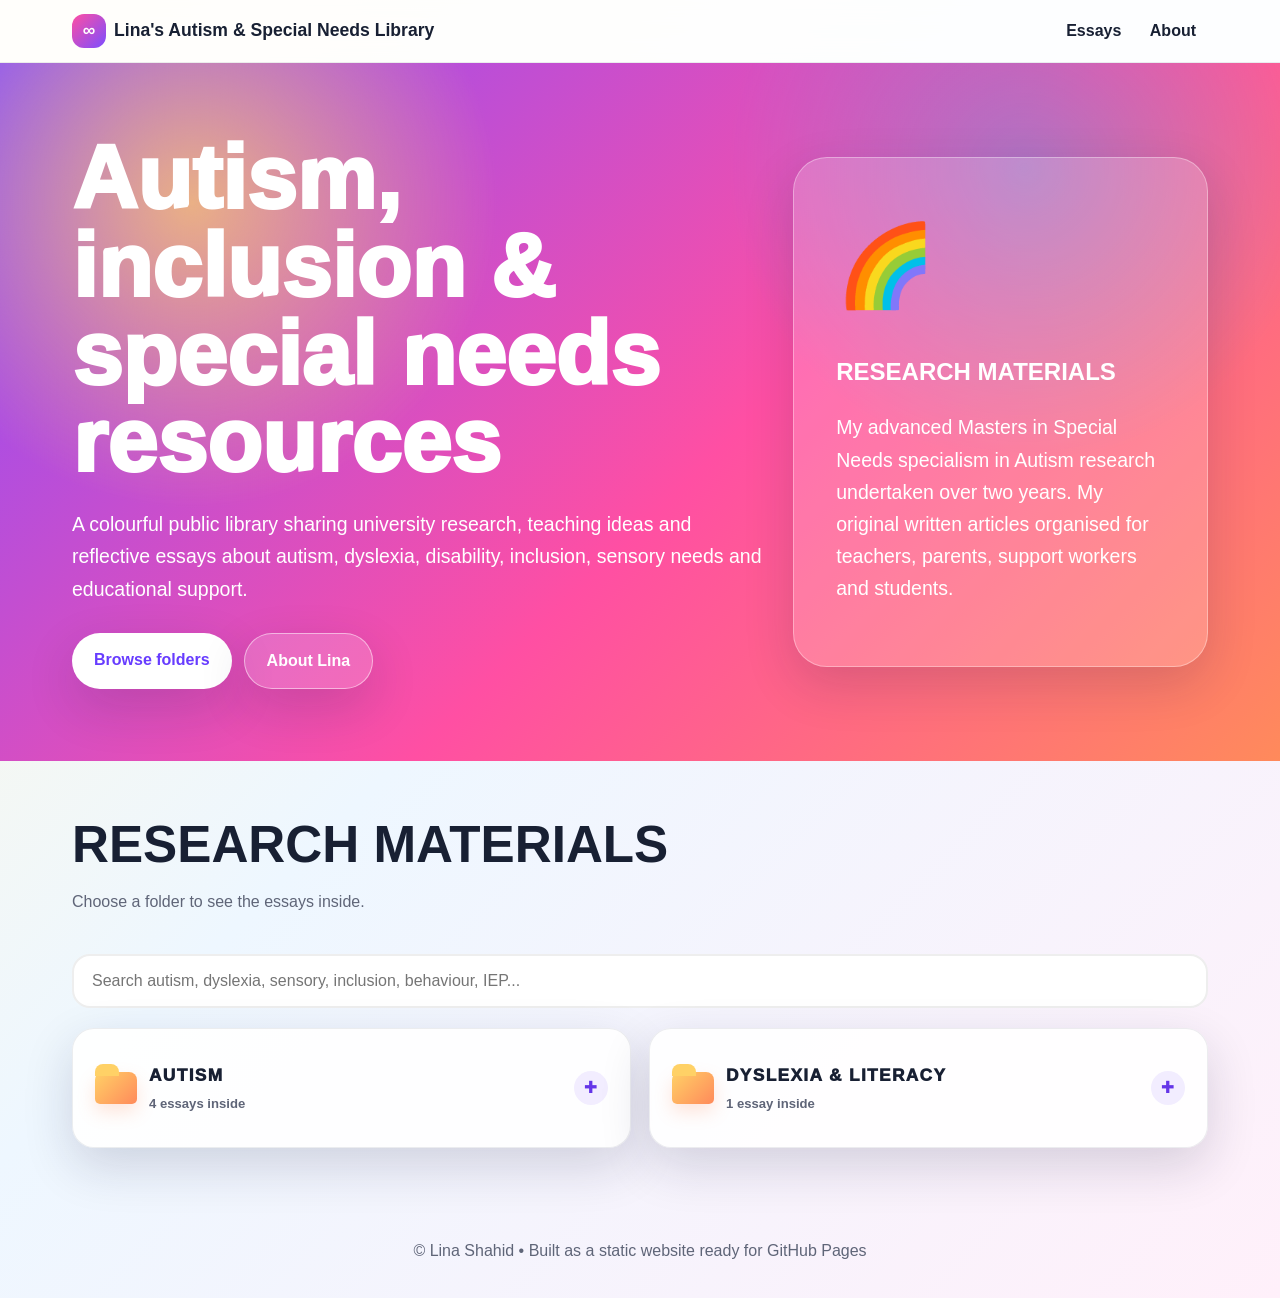
<file: index.html>
<!doctype html>
<html lang="en">
<head>
  <meta charset="utf-8">
  <meta name="viewport" content="width=device-width,initial-scale=1,minimum-scale=1">
  <title>Lina's Autism & Special Needs Library</title>
  <link rel="stylesheet" href="assets/style.css">
</head>
<body>
  <header class="topbar">
    <nav class="nav">
      <a class="brand" href="index.html"><span>&infin;</span>Lina's Autism & Special Needs Library</a>
      <div class="links">
        <a href="index.html#library">Essays</a>
        <a href="about.html">About</a>
      </div>
    </nav>
  </header>

  <section class="hero">
    <div class="hero-inner">
      <div>
        <h1>Autism, inclusion & special needs resources</h1>
        <p>A colourful public library sharing university research, teaching ideas and reflective essays about autism, dyslexia, disability, inclusion, sensory needs and educational support.</p>
        <div class="cta">
          <a class="btn" href="#library">Browse folders</a>
          <a class="btn secondary" href="about.html">About Lina</a>
        </div>
      </div>
      <div class="rainbow-card">
        <div class="rainbow">&#127752;</div>
        <h2>RESEARCH MATERIALS</h2>
        <p>My advanced Masters in Special Needs specialism in Autism research undertaken over two years. My original written articles organised for teachers, parents, support workers and students.</p>
      </div>
    </div>
  </section>

  <main>
    <section class="wrap" id="library">
      <h2 class="section-title">RESEARCH MATERIALS</h2>
      <p class="sub">Choose a folder to see the essays inside.</p>
      <input id="search" class="searchbox" placeholder="Search autism, dyslexia, sensory, inclusion, behaviour, IEP...">

      <div class="essay-list" id="essayList">
        <details class="essay-folder" data-folder>
          <summary class="folder-title">
            <span class="folder-icon" aria-hidden="true"></span>
            <span>
              AUTISM
              <small>4 essays inside</small>
            </span>
          </summary>
          <div class="folder-items">
            <a class="essay-row autism-row" data-title="autism support needs anxiety sensory strategies inclusive teaching" href="essays/case-study-autism-contemporary-practices.html">
              <h3>Case Study: Autism Contemporary Practices</h3>
              <p>Support needs, anxiety, sensory strategies and inclusive teaching approaches.</p>
              <span class="tag">Read essay</span>
            </a>
            <a class="essay-row autism-row" data-title="autism education pedagogy sensory anxiety inclusion carers curriculum" href="essays/educational-experiences-autism.html">
              <h3>Educational Experiences and Autism</h3>
              <p>A reflection on key issues, pedagogy and practice for supporting autistic learners.</p>
              <span class="tag">Read essay</span>
            </a>
            <a class="essay-row autism-row" data-title="inclusive classrooms allied health accessibility best practice autism education" href="essays/inclusive-classrooms-best-practice.html">
              <h3>Inclusive Classrooms and Best Practice</h3>
              <p>Accessibility, allied health, inclusive classrooms and whole-school support.</p>
              <span class="tag">Read essay</span>
            </a>
            <a class="essay-row autism-row" data-title="charlie autism early intervention sensory speech transition carers awareness multidisciplinary support case study" href="essays/charlie-autism-early-intervention.html">
              <h3>Charlie Case Study: Autism, Early Intervention and Support</h3>
              <p>Early signs, multidisciplinary intervention, sensory needs, communication, transition support and family awareness.</p>
              <span class="tag">Read essay</span>
            </a>
          </div>
        </details>

        <details class="essay-folder" data-folder>
          <summary class="folder-title">
            <span class="folder-icon" aria-hidden="true"></span>
            <span>
              DYSLEXIA & LITERACY
              <small>1 essay inside</small>
            </span>
          </summary>
          <div class="folder-items">
            <a class="essay-row other-row" data-title="dyslexia alex reasonable adjustments literacy intervention reading spelling special needs" href="essays/dyslexia-case-study-alex.html">
              <h3>Dyslexia Case Study: Alex and Inclusive Support</h3>
              <p>Reasonable adjustments, literacy intervention, classroom resources and inclusive support for a child with dyslexia.</p>
              <span class="tag">Read essay</span>
            </a>
          </div>
        </details>
      </div>
    </section>
  </main>

  <footer class="footer">&copy; Lina Shahid &bull; Built as a static website ready for GitHub Pages</footer>

  <script>
    const search = document.getElementById('search');
    const folders = [...document.querySelectorAll('[data-folder]')];
    const rows = [...document.querySelectorAll('.essay-row')];

    search.addEventListener('input', () => {
      const query = search.value.toLowerCase();

      rows.forEach(row => {
        const isMatch = row.dataset.title.toLowerCase().includes(query);
        row.hidden = !isMatch;
      });

      folders.forEach(folder => {
        const hasVisibleRows = [...folder.querySelectorAll('.essay-row')].some(row => !row.hidden);
        folder.hidden = !hasVisibleRows;
        folder.open = query.length > 0 && hasVisibleRows;
      });
    });
  </script>
</body>
</html>
</file>
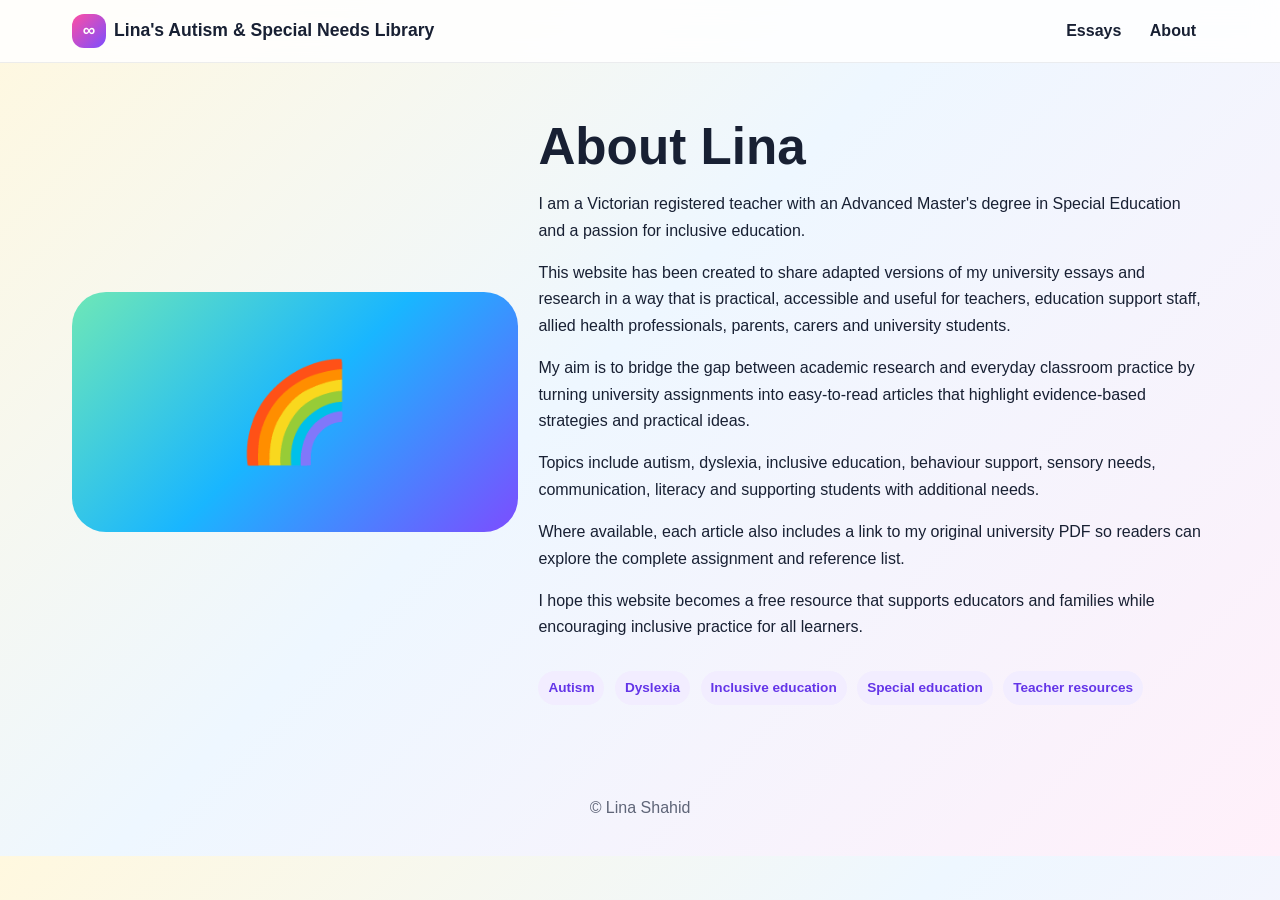
<file: about.html>
<!doctype html>
<html lang="en">

<head>
    <meta charset="utf-8">
    <meta name="viewport" content="width=device-width, initial-scale=1, minimum-scale=1">

    <title>About Lina | Lina's Autism & Special Needs Library</title>

    <link rel="stylesheet" href="assets/style.css">
</head>

<body>

<header class="topbar">
    <nav class="nav">
        <a class="brand" href="index.html">
            <span>∞</span>
            Lina's Autism & Special Needs Library
        </a>

        <div class="links">
            <a href="index.html#library">Essays</a>
            <a href="about.html">About</a>
            
        </div>
    </nav>
</header>

<main class="wrap">

    <div class="about-box">

        <div class="avatar">🌈</div>

        <div>

            <h1 class="section-title">About Lina</h1>

            <p>
                I am a Victorian registered teacher with an Advanced Master's degree in
                Special Education and a passion for inclusive education.
            </p>

            <p>
                This website has been created to share adapted versions of my university
                essays and research in a way that is practical, accessible and useful
                for teachers, education support staff, allied health professionals,
                parents, carers and university students.
            </p>

            <p>
                My aim is to bridge the gap between academic research and everyday
                classroom practice by turning university assignments into easy-to-read
                articles that highlight evidence-based strategies and practical ideas.
            </p>

            <p>
                Topics include autism, dyslexia, inclusive education, behaviour support,
                sensory needs, communication, literacy and supporting students with
                additional needs.
            </p>

            <p>
                Where available, each article also includes a link to my original
                university PDF so readers can explore the complete assignment and
                reference list.
            </p>

            <p>
                I hope this website becomes a free resource that supports educators and
                families while encouraging inclusive practice for all learners.
            </p>

            <div style="margin-top:25px;">
                <span class="tag">Autism</span>
                <span class="tag">Dyslexia</span>
                <span class="tag">Inclusive education</span>
                <span class="tag">Special education</span>
                <span class="tag">Teacher resources</span>
            </div>

        </div>

    </div>

</main>

<footer class="footer">
    © Lina Shahid
</footer>

</body>

</html>
</file>
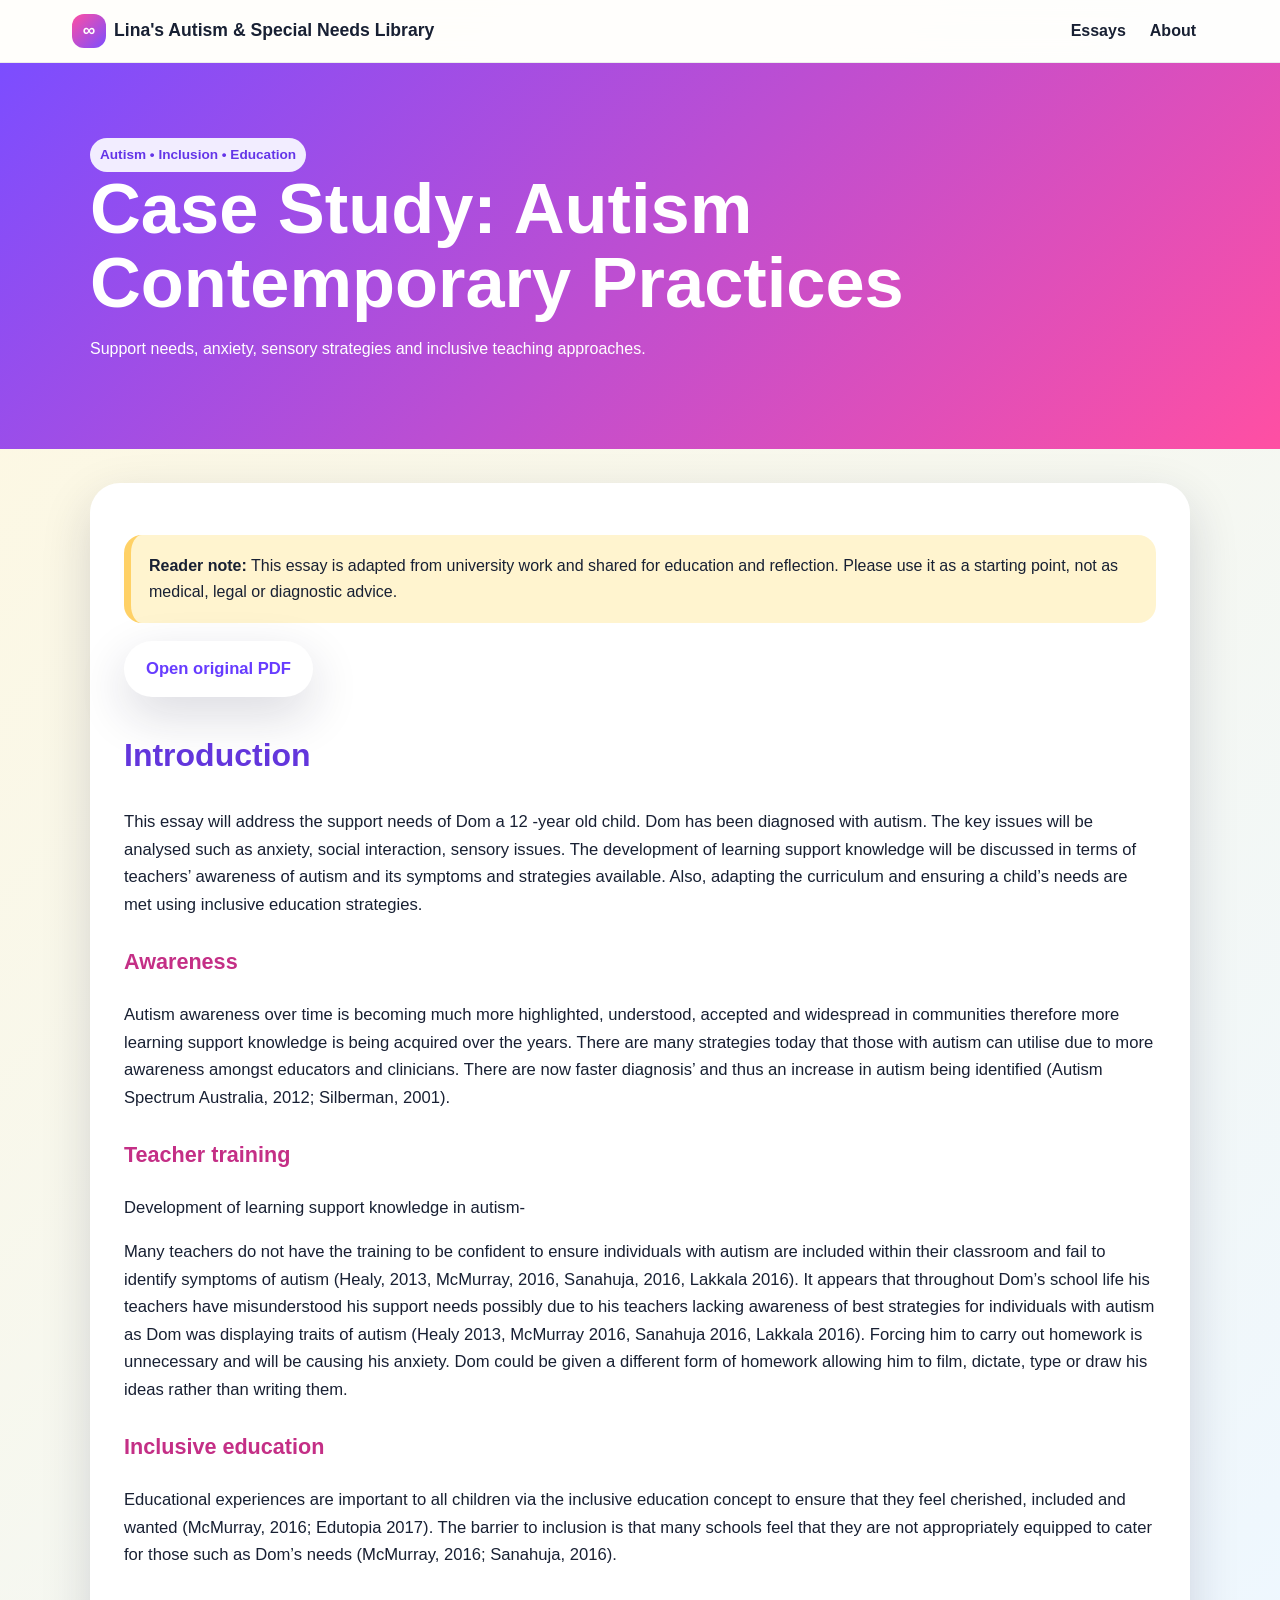
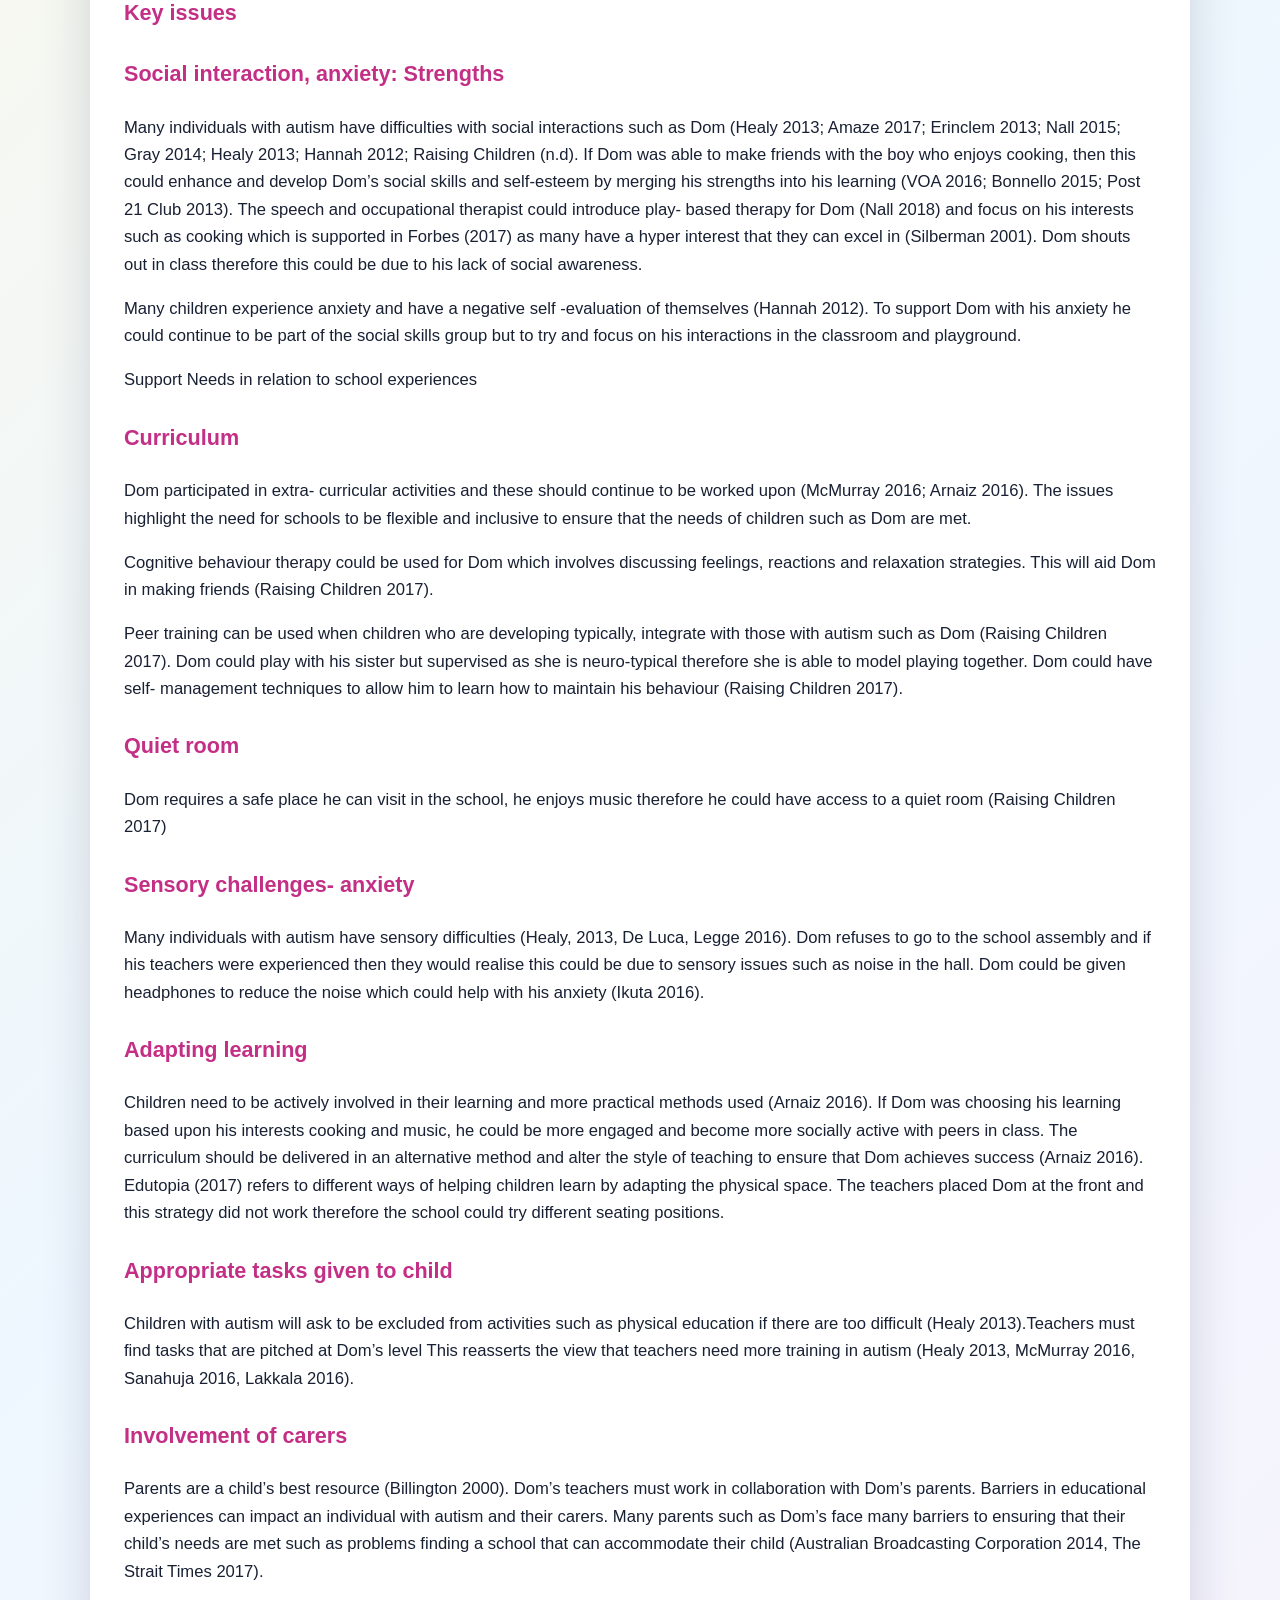
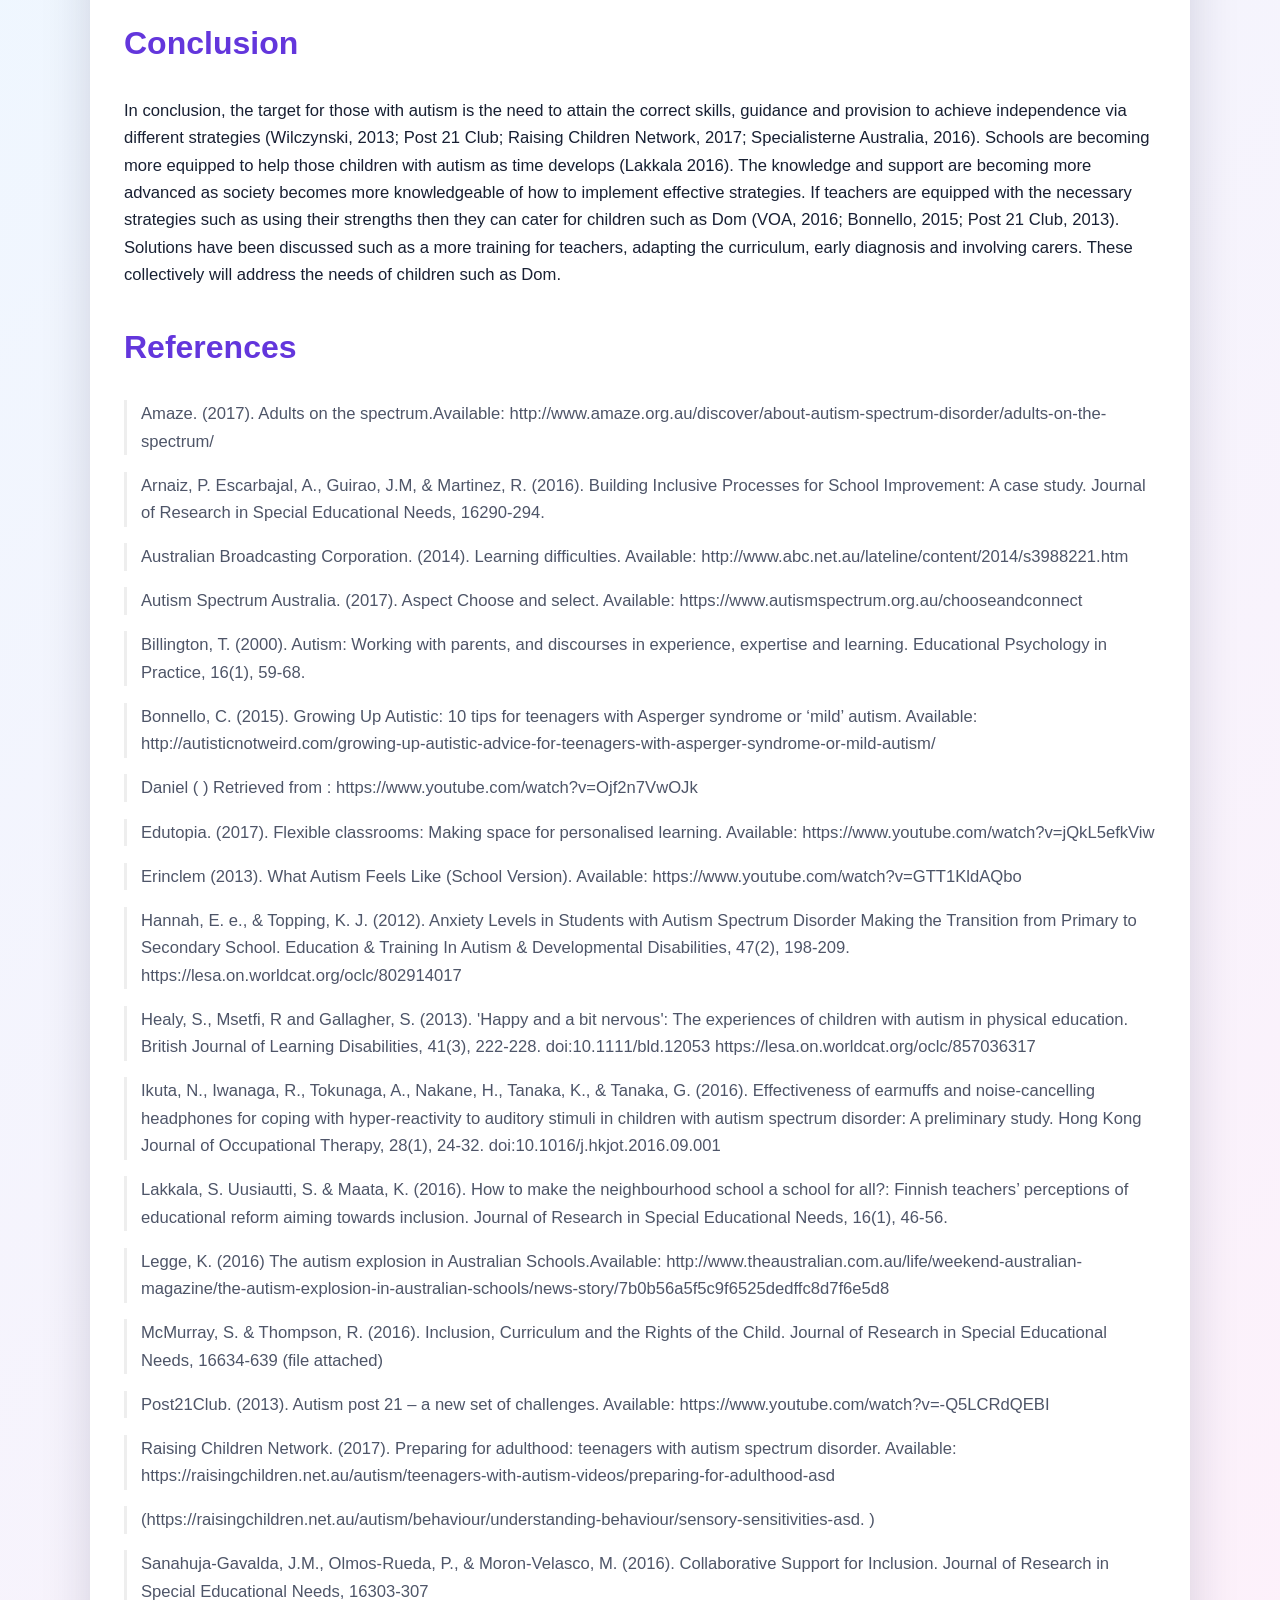
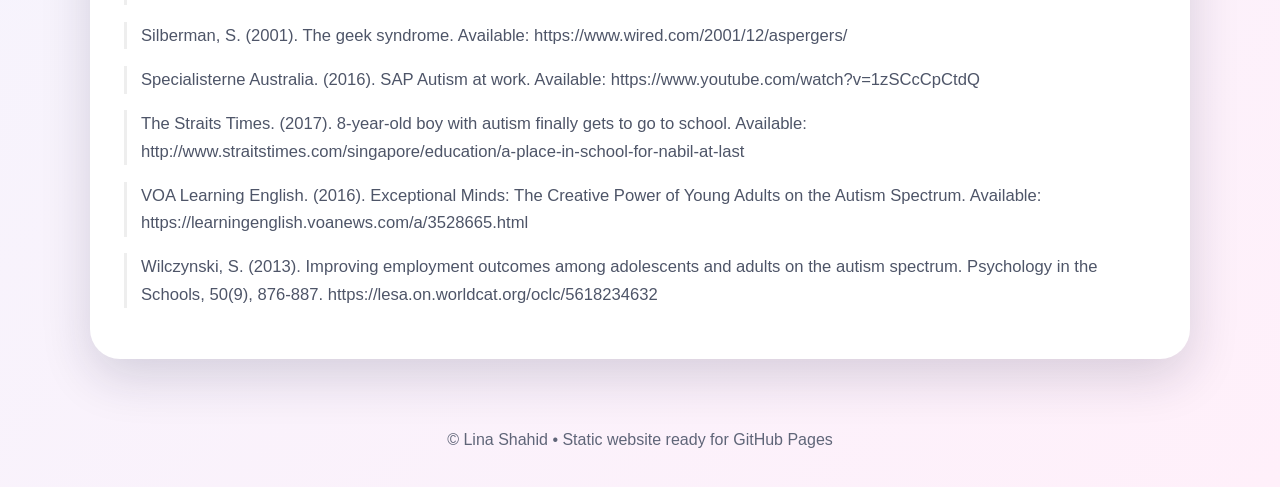
<file: essays/case-study-autism-contemporary-practices.html>
<!doctype html><html lang="en"><head><meta charset="utf-8"><meta name="viewport" content="width=device-width,initial-scale=1,minimum-scale=1"><title>Case Study: Autism Contemporary Practices | Lina's Autism & Special Needs Library</title><link rel="stylesheet" href="../assets/style.css"></head><body><header class="topbar"><nav class="nav"><a class="brand" href="../index.html"><span>∞</span>Lina's Autism & Special Needs Library</a><div class="links"><a href="../index.html#library">Essays</a><a href="../about.html">About</a></div></nav></header><section class="article-hero"><div class="article-hero-inner"><p class="tag">Autism • Inclusion • Education</p><h1>Case Study: Autism Contemporary Practices</h1><p>Support needs, anxiety, sensory strategies and inclusive teaching approaches.</p></div></section><main class="article"><div class="note"><strong>Reader note:</strong> This essay is adapted from university work and shared for education and reflection. Please use it as a starting point, not as medical, legal or diagnostic advice.</div><p><a class="btn" href="../originals/autism-contemporary-practices-original.pdf" target="_blank" rel="noopener">Open original PDF</a></p><h2>Introduction</h2>
<p>This essay will address the support needs of Dom a 12 -year old child. Dom has been diagnosed with autism. The key issues will be analysed such as anxiety, social interaction, sensory issues. The development of learning support knowledge will be discussed in terms of teachers’ awareness of autism and its symptoms and strategies available. Also, adapting the curriculum and ensuring a child’s needs are met using inclusive education strategies.</p>
<h3>Awareness</h3>
<p>Autism awareness over time is becoming much more highlighted, understood, accepted and widespread in communities therefore more learning support knowledge is being acquired over the years. There are many strategies today that those with autism can utilise due to more awareness amongst educators and clinicians. There are now faster diagnosis’ and thus an increase in autism being identified (Autism Spectrum Australia, 2012; Silberman, 2001).</p>
<h3>Teacher training</h3>
<p>Development of learning support knowledge in autism-</p>
<p>Many teachers do not have the training to be confident to ensure individuals with autism are included within their classroom and fail to identify symptoms of autism (Healy, 2013, McMurray, 2016, Sanahuja, 2016, Lakkala 2016). It appears that throughout Dom’s school life his teachers have misunderstood his support needs possibly due to his teachers lacking awareness of best strategies for individuals with autism as Dom was displaying traits of autism (Healy 2013, McMurray 2016, Sanahuja 2016, Lakkala 2016). Forcing him to carry out homework is unnecessary and will be causing his anxiety. Dom could be given a different form of homework allowing him to film, dictate, type or draw his ideas rather than writing them.</p>
<h3>Inclusive education</h3>
<p>Educational experiences are important to all children via the inclusive education concept to ensure that they feel cherished, included and wanted (McMurray, 2016; Edutopia 2017). The barrier to inclusion is that many schools feel that they are not appropriately equipped to cater for those such as Dom’s needs (McMurray, 2016; Sanahuja, 2016).</p>
<h3>Key issues</h3>
<h3>Social interaction, anxiety: Strengths</h3>
<p>Many individuals with autism have difficulties with social interactions such as Dom (Healy 2013; Amaze 2017; Erinclem 2013; Nall 2015; Gray 2014; Healy 2013; Hannah 2012; Raising Children (n.d). If Dom was able to make friends with the boy who enjoys cooking, then this could enhance and develop Dom’s social skills and self-esteem by merging his strengths into his learning (VOA 2016; Bonnello 2015; Post 21 Club 2013). The speech and occupational therapist could introduce play- based therapy for Dom (Nall 2018) and focus on his interests such as cooking which is supported in Forbes (2017) as many have a hyper interest that they can excel in (Silberman 2001). Dom shouts out in class therefore this could be due to his lack of social awareness.</p>
<p>Many children experience anxiety and have a negative self -evaluation of themselves (Hannah 2012). To support Dom with his anxiety he could continue to be part of the social skills group but to try and focus on his interactions in the classroom and playground.</p>
<p>Support Needs in relation to school experiences</p>
<h3>Curriculum</h3>
<p>Dom participated in extra- curricular activities and these should continue to be worked upon (McMurray 2016; Arnaiz 2016). The issues highlight the need for schools to be flexible and inclusive to ensure that the needs of children such as Dom are met.</p>
<p>Cognitive behaviour therapy could be used for Dom which involves discussing feelings, reactions and relaxation strategies. This will aid Dom in making friends (Raising Children 2017).</p>
<p>Peer training can be used when children who are developing typically, integrate with those with autism such as Dom (Raising Children 2017). Dom could play with his sister but supervised as she is neuro-typical therefore she is able to model playing together. Dom could have self- management techniques to allow him to learn how to maintain his behaviour (Raising Children 2017).</p>
<h3>Quiet room</h3>
<p>Dom requires a safe place he can visit in the school, he enjoys music therefore he could have access to a quiet room (Raising Children 2017)</p>
<h3>Sensory challenges- anxiety</h3>
<p>Many individuals with autism have sensory difficulties (Healy, 2013, De Luca, Legge 2016). Dom refuses to go to the school assembly and if his teachers were experienced then they would realise this could be due to sensory issues such as noise in the hall. Dom could be given headphones to reduce the noise which could help with his anxiety (Ikuta 2016).</p>
<h3>Adapting learning</h3>
<p>Children need to be actively involved in their learning and more practical methods used (Arnaiz 2016). If Dom was choosing his learning based upon his interests cooking and music, he could be more engaged and become more socially active with peers in class. The curriculum should be delivered in an alternative method and alter the style of teaching to ensure that Dom achieves success (Arnaiz 2016). Edutopia (2017) refers to different ways of helping children learn by adapting the physical space. The teachers placed Dom at the front and this strategy did not work therefore the school could try different seating positions.</p>
<h3>Appropriate tasks given to child</h3>
<p>Children with autism will ask to be excluded from activities such as physical education if there are too difficult (Healy 2013).Teachers must find tasks that are pitched at Dom’s level This reasserts the view that teachers need more training in autism (Healy 2013, McMurray 2016, Sanahuja 2016, Lakkala 2016).</p>
<h3>Involvement of carers</h3>
<p>Parents are a child’s best resource (Billington 2000). Dom’s teachers must work in collaboration with Dom’s parents. Barriers in educational experiences can impact an individual with autism and their carers. Many parents such as Dom’s face many barriers to ensuring that their child’s needs are met such as problems finding a school that can accommodate their child (Australian Broadcasting Corporation 2014, The Strait Times 2017).</p>
<h2>Conclusion</h2>
<p>In conclusion, the target for those with autism is the need to attain the correct skills, guidance and provision to achieve independence via different strategies (Wilczynski, 2013; Post 21 Club; Raising Children Network, 2017; Specialisterne Australia, 2016). Schools are becoming more equipped to help those children with autism as time develops (Lakkala 2016). The knowledge and support are becoming more advanced as society becomes more knowledgeable of how to implement effective strategies. If teachers are equipped with the necessary strategies such as using their strengths then they can cater for children such as Dom (VOA, 2016; Bonnello, 2015; Post 21 Club, 2013). Solutions have been discussed such as a more training for teachers, adapting the curriculum, early diagnosis and involving carers. These collectively will address the needs of children such as Dom.</p>
<h2>References</h2>
<p class="reference">Amaze. (2017). Adults on the spectrum.Available: http://www.amaze.org.au/discover/about-autism-spectrum-disorder/adults-on-the-spectrum/</p>
<p class="reference">Arnaiz, P. Escarbajal, A., Guirao, J.M, &amp; Martinez, R. (2016). Building Inclusive Processes for School Improvement: A case study. Journal of Research in Special Educational Needs, 16290-294.</p>
<p class="reference">Australian Broadcasting Corporation. (2014). Learning difficulties. Available: http://www.abc.net.au/lateline/content/2014/s3988221.htm</p>
<p class="reference">Autism Spectrum Australia. (2017). Aspect Choose and select. Available: https://www.autismspectrum.org.au/chooseandconnect</p>
<p class="reference">Billington, T. (2000). Autism: Working with parents, and discourses in experience, expertise and learning. Educational Psychology in Practice, 16(1), 59-68.</p>
<p class="reference">Bonnello, C. (2015). Growing Up Autistic: 10 tips for teenagers with Asperger syndrome or ‘mild’ autism. Available: http://autisticnotweird.com/growing-up-autistic-advice-for-teenagers-with-asperger-syndrome-or-mild-autism/</p>
<p class="reference">Daniel ( ) Retrieved from : https://www.youtube.com/watch?v=Ojf2n7VwOJk</p>
<p class="reference">Edutopia. (2017). Flexible classrooms: Making space for personalised learning. Available: https://www.youtube.com/watch?v=jQkL5efkViw</p>
<p class="reference">Erinclem (2013). What Autism Feels Like (School Version). Available: https://www.youtube.com/watch?v=GTT1KldAQbo</p>
<p class="reference">Hannah, E. e., &amp; Topping, K. J. (2012). Anxiety Levels in Students with Autism Spectrum Disorder Making the Transition from Primary to Secondary School. Education &amp; Training In Autism &amp; Developmental Disabilities, 47(2), 198-209. https://lesa.on.worldcat.org/oclc/802914017</p>
<p class="reference">Healy, S., Msetfi, R and Gallagher, S. (2013). &#x27;Happy and a bit nervous&#x27;: The experiences of children with autism in physical education. British Journal of Learning Disabilities, 41(3), 222-228. doi:10.1111/bld.12053 https://lesa.on.worldcat.org/oclc/857036317</p>
<p class="reference">Ikuta, N., Iwanaga, R., Tokunaga, A., Nakane, H., Tanaka, K., &amp; Tanaka, G. (2016). Effectiveness of earmuffs and noise-cancelling headphones for coping with hyper-reactivity to auditory stimuli in children with autism spectrum disorder: A preliminary study. Hong Kong Journal of Occupational Therapy, 28(1), 24-32. doi:10.1016/j.hkjot.2016.09.001</p>
<p class="reference">Lakkala, S. Uusiautti, S. &amp; Maata, K. (2016). How to make the neighbourhood school a school for all?: Finnish teachers’ perceptions of educational reform aiming towards inclusion. Journal of Research in Special Educational Needs, 16(1), 46-56.</p>
<p class="reference">Legge, K. (2016) The autism explosion in Australian Schools.Available: http://www.theaustralian.com.au/life/weekend-australian-magazine/the-autism-explosion-in-australian-schools/news-story/7b0b56a5f5c9f6525dedffc8d7f6e5d8</p>
<p class="reference">McMurray, S. &amp; Thompson, R. (2016). Inclusion, Curriculum and the Rights of the Child. Journal of Research in Special Educational Needs, 16634-639 (file attached)</p>
<p class="reference">Post21Club. (2013). Autism post 21 – a new set of challenges. Available: https://www.youtube.com/watch?v=-Q5LCRdQEBI</p>
<p class="reference">Raising Children Network. (2017). Preparing for adulthood: teenagers with autism spectrum disorder. Available: https://raisingchildren.net.au/autism/teenagers-with-autism-videos/preparing-for-adulthood-asd</p>
<p class="reference">(https://raisingchildren.net.au/autism/behaviour/understanding-behaviour/sensory-sensitivities-asd. )</p>
<p class="reference">Sanahuja-Gavalda, J.M., Olmos-Rueda, P., &amp; Moron-Velasco, M. (2016). Collaborative Support for Inclusion. Journal of Research in Special Educational Needs, 16303-307</p>
<p class="reference">Silberman, S. (2001). The geek syndrome. Available: https://www.wired.com/2001/12/aspergers/</p>
<p class="reference">Specialisterne Australia. (2016). SAP Autism at work. Available: https://www.youtube.com/watch?v=1zSCcCpCtdQ</p>
<p class="reference">The Straits Times. (2017). 8-year-old boy with autism finally gets to go to school. Available: http://www.straitstimes.com/singapore/education/a-place-in-school-for-nabil-at-last</p>
<p class="reference">VOA Learning English. (2016). Exceptional Minds: The Creative Power of Young Adults on the Autism Spectrum. Available: https://learningenglish.voanews.com/a/3528665.html</p>
<p class="reference">Wilczynski, S. (2013). Improving employment outcomes among adolescents and adults on the autism spectrum. Psychology in the Schools, 50(9), 876-887. https://lesa.on.worldcat.org/oclc/5618234632</p></main><footer class="footer">© Lina Shahid • Static website ready for GitHub Pages</footer></body></html>
</file>
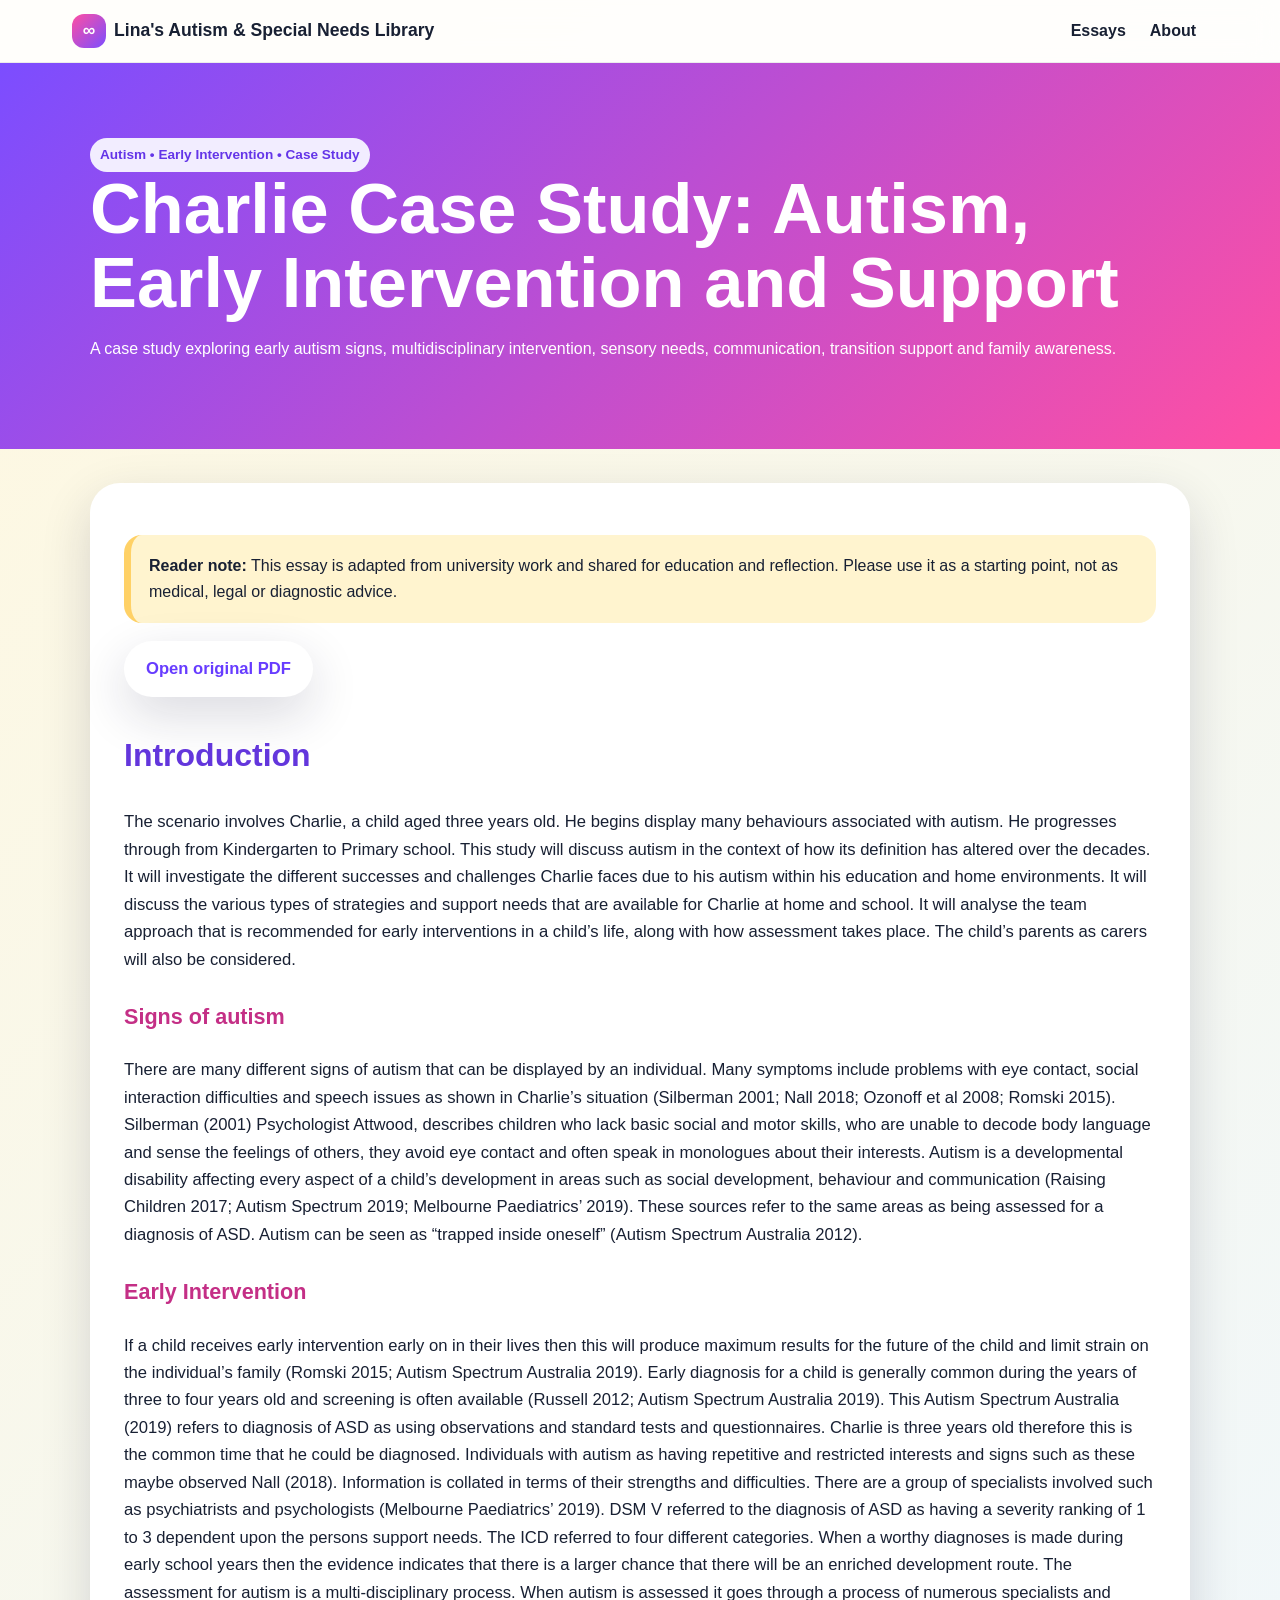
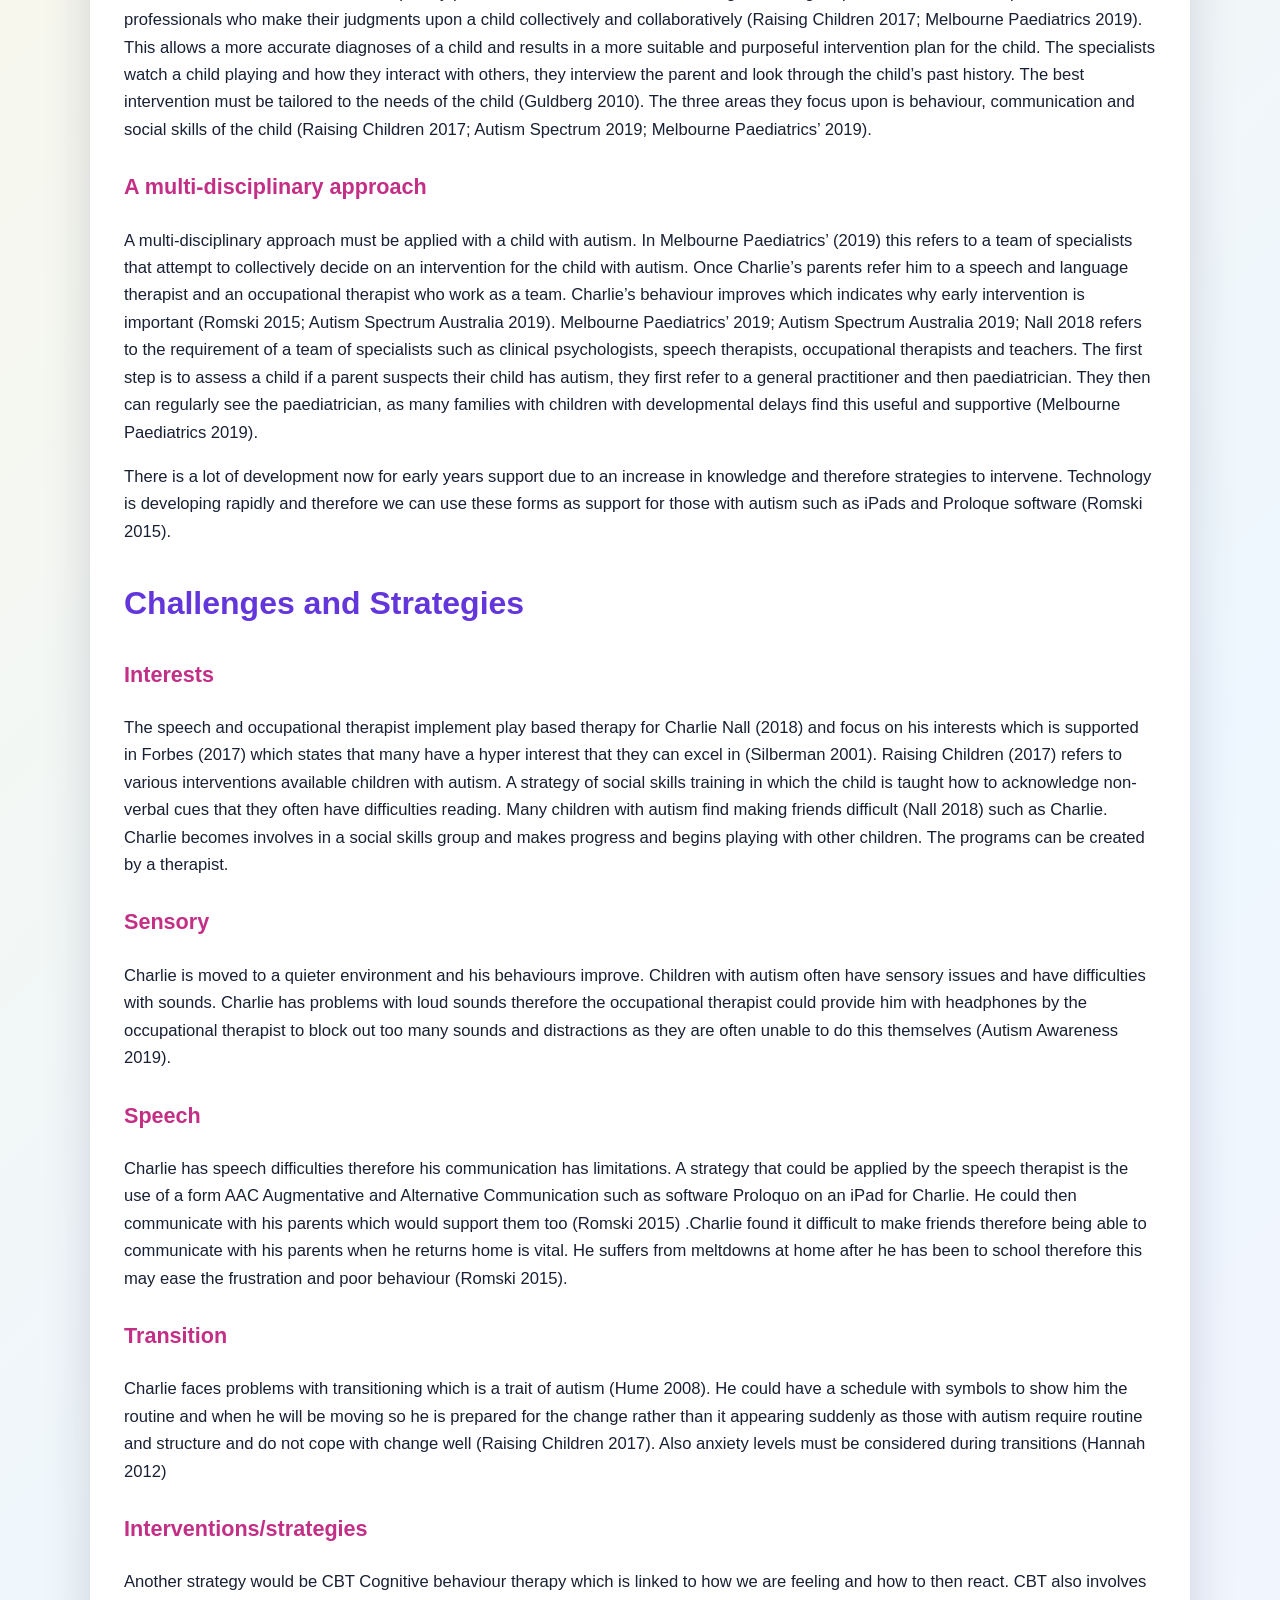
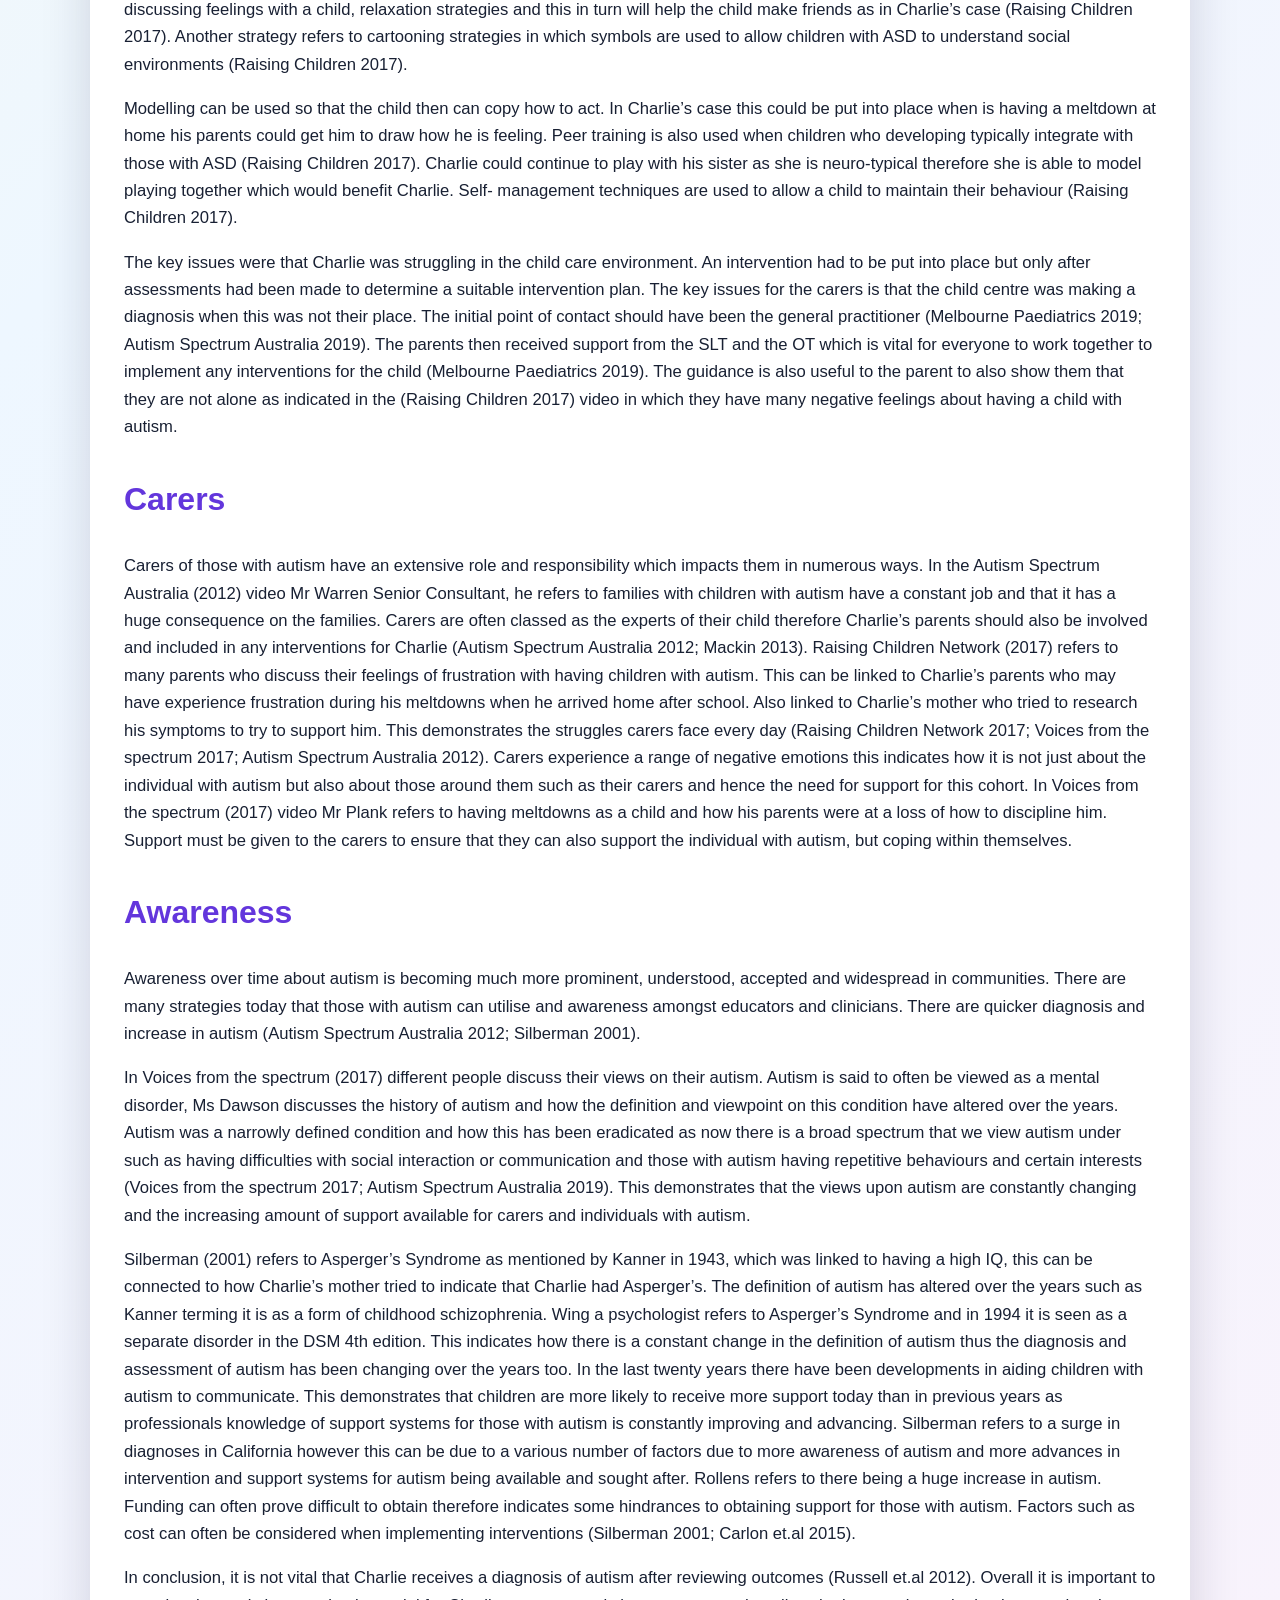
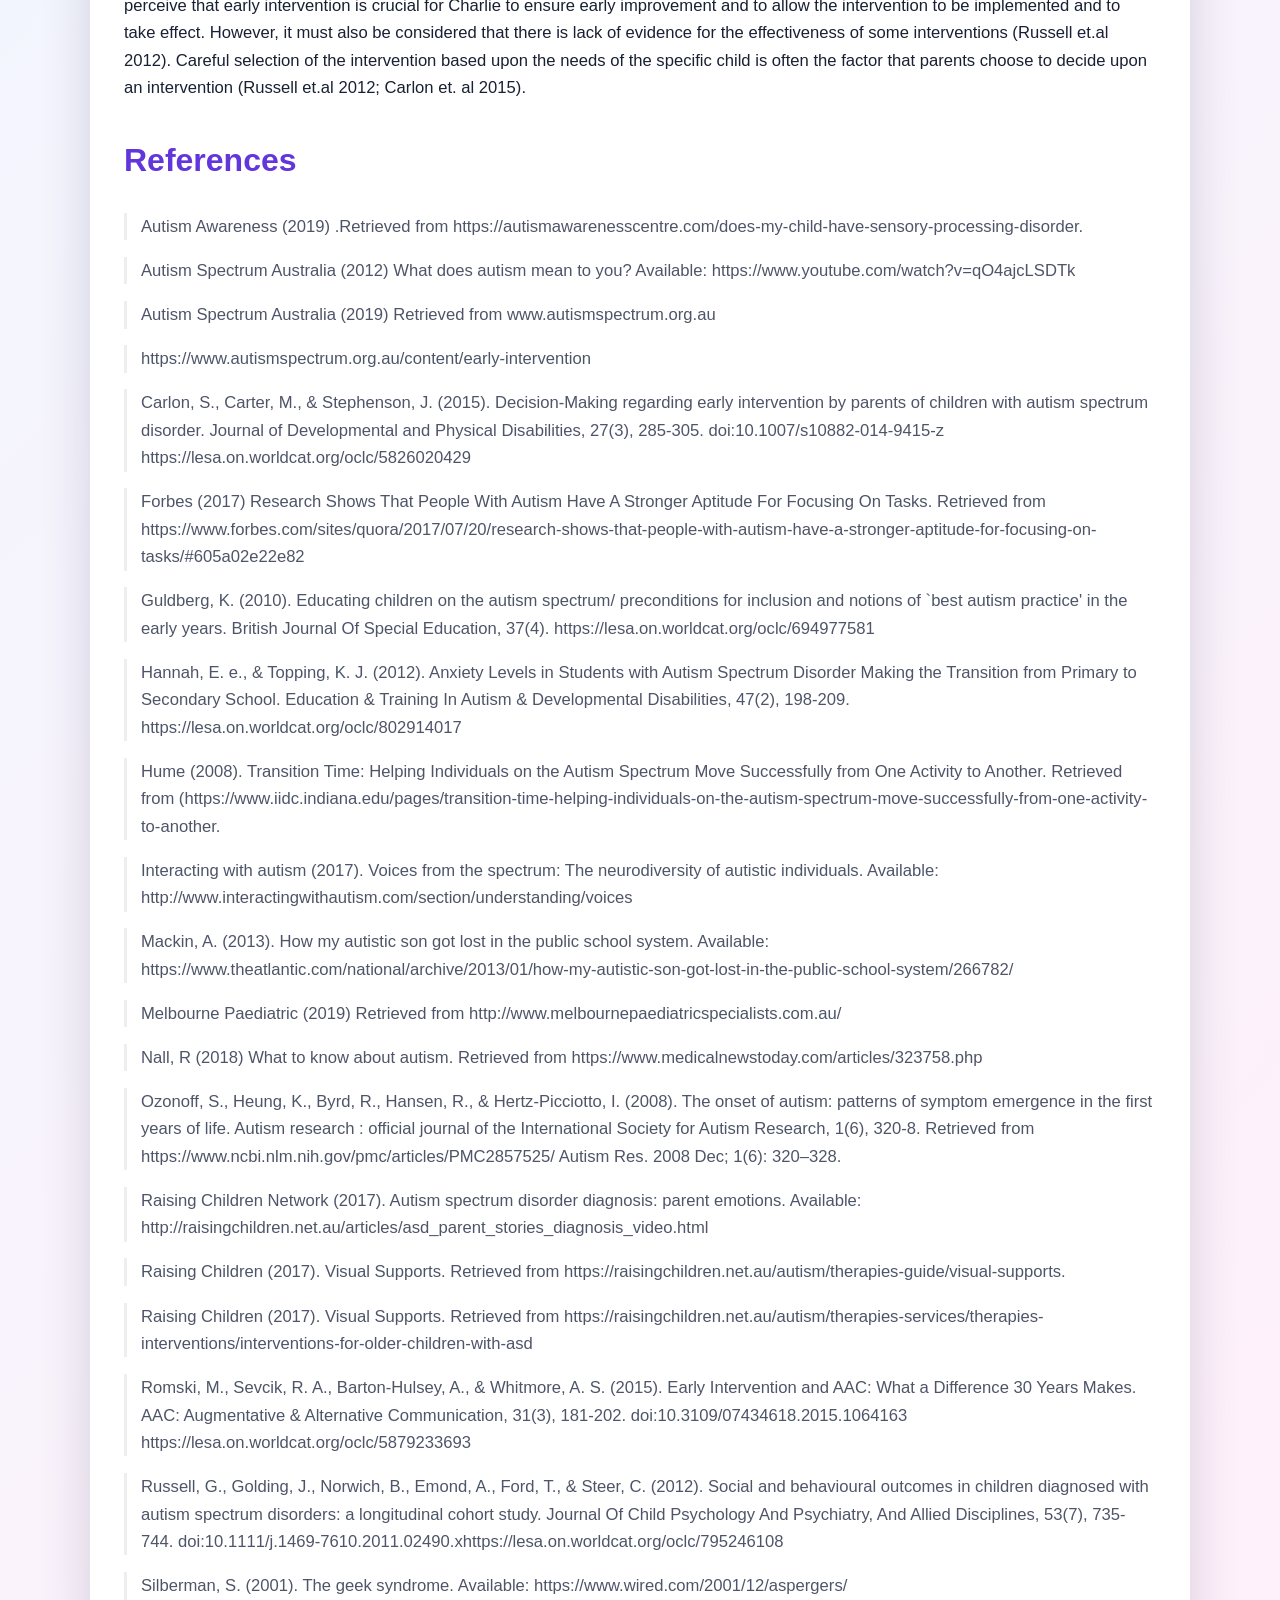
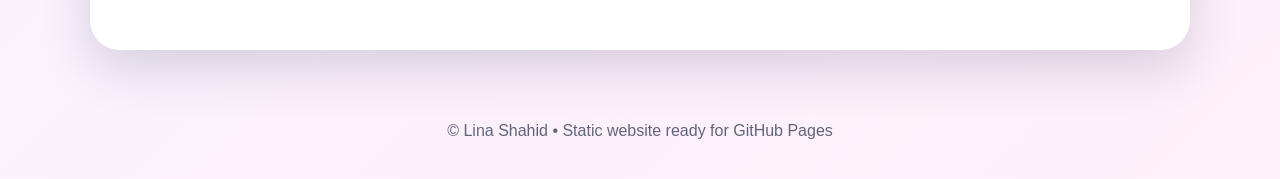
<file: essays/charlie-autism-early-intervention.html>
<!doctype html><html lang="en"><head><meta charset="utf-8"><meta name="viewport" content="width=device-width,initial-scale=1,minimum-scale=1"><title>Charlie Case Study: Autism, Early Intervention and Support | Lina's Autism & Special Needs Library</title><link rel="stylesheet" href="../assets/style.css"></head><body><header class="topbar"><nav class="nav"><a class="brand" href="../index.html"><span>&infin;</span>Lina's Autism & Special Needs Library</a><div class="links"><a href="../index.html#library">Essays</a><a href="../about.html">About</a></div></nav></header><section class="article-hero"><div class="article-hero-inner"><p class="tag">Autism &bull; Early Intervention &bull; Case Study</p><h1>Charlie Case Study: Autism, Early Intervention and Support</h1><p>A case study exploring early autism signs, multidisciplinary intervention, sensory needs, communication, transition support and family awareness.</p></div></section><main class="article"><div class="note"><strong>Reader note:</strong> This essay is adapted from university work and shared for education and reflection. Please use it as a starting point, not as medical, legal or diagnostic advice.</div><p><a class="btn" href="../originals/charlie-autism-early-intervention-original.pdf" target="_blank" rel="noopener">Open original PDF</a></p><h2>Introduction</h2>
<p>The scenario involves Charlie, a child aged three years old. He begins display many behaviours associated with autism. He progresses through from Kindergarten to Primary school. This study will discuss autism in the context of how its definition has altered over the decades. It will investigate the different successes and challenges Charlie faces due to his autism within his education and home environments. It will discuss the various types of strategies and support needs that are available for Charlie at home and school. It will analyse the team approach that is recommended for early interventions in a child’s life, along with how assessment takes place. The child’s parents as carers will also be considered.</p>
<h3>Signs of autism</h3>
<p>There are many different signs of autism that can be displayed by an individual. Many symptoms include problems with eye contact, social interaction difficulties and speech issues as shown in Charlie’s situation (Silberman 2001; Nall 2018; Ozonoff et al 2008; Romski 2015). Silberman (2001) Psychologist Attwood, describes children who lack basic social and motor skills, who are unable to decode body language and sense the feelings of others, they avoid eye contact and often speak in monologues about their interests. Autism is a developmental disability affecting every aspect of a child’s development in areas such as social development, behaviour and communication (Raising Children 2017; Autism Spectrum 2019; Melbourne Paediatrics’ 2019). These sources refer to the same areas as being assessed for a diagnosis of ASD. Autism can be seen as “trapped inside oneself” (Autism Spectrum Australia 2012).</p>
<h3>Early Intervention</h3>
<p>If a child receives early intervention early on in their lives then this will produce maximum results for the future of the child and limit strain on the individual’s family (Romski 2015; Autism Spectrum Australia 2019). Early diagnosis for a child is generally common during the years of three to four years old and screening is often available (Russell 2012; Autism Spectrum Australia 2019). This Autism Spectrum Australia (2019) refers to diagnosis of ASD as using observations and standard tests and questionnaires. Charlie is three years old therefore this is the common time that he could be diagnosed. Individuals with autism as having repetitive and restricted interests and signs such as these maybe observed Nall (2018). Information is collated in terms of their strengths and difficulties. There are a group of specialists involved such as psychiatrists and psychologists (Melbourne Paediatrics’ 2019). DSM V referred to the diagnosis of ASD as having a severity ranking of 1 to 3 dependent upon the persons support needs. The ICD referred to four different categories. When a worthy diagnoses is made during early school years then the evidence indicates that there is a larger chance that there will be an enriched development route. The assessment for autism is a multi-disciplinary process. When autism is assessed it goes through a process of numerous specialists and professionals who make their judgments upon a child collectively and collaboratively (Raising Children 2017; Melbourne Paediatrics 2019). This allows a more accurate diagnoses of a child and results in a more suitable and purposeful intervention plan for the child. The specialists watch a child playing and how they interact with others, they interview the parent and look through the child’s past history. The best intervention must be tailored to the needs of the child (Guldberg 2010). The three areas they focus upon is behaviour, communication and social skills of the child (Raising Children 2017; Autism Spectrum 2019; Melbourne Paediatrics’ 2019).</p>
<h3>A multi-disciplinary approach</h3>
<p>A multi-disciplinary approach must be applied with a child with autism. In Melbourne Paediatrics’ (2019) this refers to a team of specialists that attempt to collectively decide on an intervention for the child with autism. Once Charlie’s parents refer him to a speech and language therapist and an occupational therapist who work as a team. Charlie’s behaviour improves which indicates why early intervention is important (Romski 2015; Autism Spectrum Australia 2019). Melbourne Paediatrics’ 2019; Autism Spectrum Australia 2019; Nall 2018 refers to the requirement of a team of specialists such as clinical psychologists, speech therapists, occupational therapists and teachers. The first step is to assess a child if a parent suspects their child has autism, they first refer to a general practitioner and then paediatrician. They then can regularly see the paediatrician, as many families with children with developmental delays find this useful and supportive (Melbourne Paediatrics 2019).</p>
<p>There is a lot of development now for early years support due to an increase in knowledge and therefore strategies to intervene. Technology is developing rapidly and therefore we can use these forms as support for those with autism such as iPads and Proloque software (Romski 2015).</p>
<h2>Challenges and Strategies</h2>
<h3>Interests</h3>
<p>The speech and occupational therapist implement play based therapy for Charlie Nall (2018) and focus on his interests which is supported in Forbes (2017) which states that many have a hyper interest that they can excel in (Silberman 2001). Raising Children (2017) refers to various interventions available children with autism. A strategy of social skills training in which the child is taught how to acknowledge non-verbal cues that they often have difficulties reading. Many children with autism find making friends difficult (Nall 2018) such as Charlie. Charlie becomes involves in a social skills group and makes progress and begins playing with other children. The programs can be created by a therapist.</p>
<h3>Sensory</h3>
<p>Charlie is moved to a quieter environment and his behaviours improve. Children with autism often have sensory issues and have difficulties with sounds. Charlie has problems with loud sounds therefore the occupational therapist could provide him with headphones by the occupational therapist to block out too many sounds and distractions as they are often unable to do this themselves (Autism Awareness 2019).</p>
<h3>Speech</h3>
<p>Charlie has speech difficulties therefore his communication has limitations. A strategy that could be applied by the speech therapist is the use of a form AAC Augmentative and Alternative Communication such as software Proloquo on an iPad for Charlie. He could then communicate with his parents which would support them too (Romski 2015) .Charlie found it difficult to make friends therefore being able to communicate with his parents when he returns home is vital. He suffers from meltdowns at home after he has been to school therefore this may ease the frustration and poor behaviour (Romski 2015).</p>
<h3>Transition</h3>
<p>Charlie faces problems with transitioning which is a trait of autism (Hume 2008). He could have a schedule with symbols to show him the routine and when he will be moving so he is prepared for the change rather than it appearing suddenly as those with autism require routine and structure and do not cope with change well (Raising Children 2017). Also anxiety levels must be considered during transitions (Hannah 2012)</p>
<h3>Interventions/strategies</h3>
<p>Another strategy would be CBT Cognitive behaviour therapy which is linked to how we are feeling and how to then react. CBT also involves discussing feelings with a child, relaxation strategies and this in turn will help the child make friends as in Charlie’s case (Raising Children 2017). Another strategy refers to cartooning strategies in which symbols are used to allow children with ASD to understand social environments (Raising Children 2017).</p>
<p>Modelling can be used so that the child then can copy how to act. In Charlie’s case this could be put into place when is having a meltdown at home his parents could get him to draw how he is feeling. Peer training is also used when children who developing typically integrate with those with ASD (Raising Children 2017). Charlie could continue to play with his sister as she is neuro-typical therefore she is able to model playing together which would benefit Charlie. Self- management techniques are used to allow a child to maintain their behaviour (Raising Children 2017).</p>
<p>The key issues were that Charlie was struggling in the child care environment. An intervention had to be put into place but only after assessments had been made to determine a suitable intervention plan. The key issues for the carers is that the child centre was making a diagnosis when this was not their place. The initial point of contact should have been the general practitioner (Melbourne Paediatrics 2019; Autism Spectrum Australia 2019). The parents then received support from the SLT and the OT which is vital for everyone to work together to implement any interventions for the child (Melbourne Paediatrics 2019). The guidance is also useful to the parent to also show them that they are not alone as indicated in the (Raising Children 2017) video in which they have many negative feelings about having a child with autism.</p>
<h2>Carers</h2>
<p>Carers of those with autism have an extensive role and responsibility which impacts them in numerous ways. In the Autism Spectrum Australia (2012) video Mr Warren Senior Consultant, he refers to families with children with autism have a constant job and that it has a huge consequence on the families. Carers are often classed as the experts of their child therefore Charlie’s parents should also be involved and included in any interventions for Charlie (Autism Spectrum Australia 2012; Mackin 2013). Raising Children Network (2017) refers to many parents who discuss their feelings of frustration with having children with autism. This can be linked to Charlie’s parents who may have experience frustration during his meltdowns when he arrived home after school. Also linked to Charlie’s mother who tried to research his symptoms to try to support him. This demonstrates the struggles carers face every day (Raising Children Network 2017; Voices from the spectrum 2017; Autism Spectrum Australia 2012). Carers experience a range of negative emotions this indicates how it is not just about the individual with autism but also about those around them such as their carers and hence the need for support for this cohort. In Voices from the spectrum (2017) video Mr Plank refers to having meltdowns as a child and how his parents were at a loss of how to discipline him. Support must be given to the carers to ensure that they can also support the individual with autism, but coping within themselves.</p>
<h2>Awareness</h2>
<p>Awareness over time about autism is becoming much more prominent, understood, accepted and widespread in communities. There are many strategies today that those with autism can utilise and awareness amongst educators and clinicians. There are quicker diagnosis and increase in autism (Autism Spectrum Australia 2012; Silberman 2001).</p>
<p>In Voices from the spectrum (2017) different people discuss their views on their autism. Autism is said to often be viewed as a mental disorder, Ms Dawson discusses the history of autism and how the definition and viewpoint on this condition have altered over the years. Autism was a narrowly defined condition and how this has been eradicated as now there is a broad spectrum that we view autism under such as having difficulties with social interaction or communication and those with autism having repetitive behaviours and certain interests (Voices from the spectrum 2017; Autism Spectrum Australia 2019). This demonstrates that the views upon autism are constantly changing and the increasing amount of support available for carers and individuals with autism.</p>
<p>Silberman (2001) refers to Asperger’s Syndrome as mentioned by Kanner in 1943, which was linked to having a high IQ, this can be connected to how Charlie’s mother tried to indicate that Charlie had Asperger’s. The definition of autism has altered over the years such as Kanner terming it is as a form of childhood schizophrenia. Wing a psychologist refers to Asperger’s Syndrome and in 1994 it is seen as a separate disorder in the DSM 4th edition. This indicates how there is a constant change in the definition of autism thus the diagnosis and assessment of autism has been changing over the years too. In the last twenty years there have been developments in aiding children with autism to communicate. This demonstrates that children are more likely to receive more support today than in previous years as professionals knowledge of support systems for those with autism is constantly improving and advancing. Silberman refers to a surge in diagnoses in California however this can be due to a various number of factors due to more awareness of autism and more advances in intervention and support systems for autism being available and sought after. Rollens refers to there being a huge increase in autism. Funding can often prove difficult to obtain therefore indicates some hindrances to obtaining support for those with autism. Factors such as cost can often be considered when implementing interventions (Silberman 2001; Carlon et.al 2015).</p>
<p>In conclusion, it is not vital that Charlie receives a diagnosis of autism after reviewing outcomes (Russell et.al 2012). Overall it is important to perceive that early intervention is crucial for Charlie to ensure early improvement and to allow the intervention to be implemented and to take effect. However, it must also be considered that there is lack of evidence for the effectiveness of some interventions (Russell et.al 2012). Careful selection of the intervention based upon the needs of the specific child is often the factor that parents choose to decide upon an intervention (Russell et.al 2012; Carlon et. al 2015).</p>
<h2>References</h2>
<p class="reference">Autism Awareness (2019) .Retrieved from https://autismawarenesscentre.com/does-my-child-have-sensory-processing-disorder.</p>
<p class="reference">Autism Spectrum Australia (2012) What does autism mean to you? Available: https://www.youtube.com/watch?v=qO4ajcLSDTk</p>
<p class="reference">Autism Spectrum Australia (2019) Retrieved from www.autismspectrum.org.au</p>
<p class="reference">https://www.autismspectrum.org.au/content/early-intervention</p>
<p class="reference">Carlon, S., Carter, M., &amp; Stephenson, J. (2015). Decision-Making regarding early intervention by parents of children with autism spectrum disorder. Journal of Developmental and Physical Disabilities, 27(3), 285-305. doi:10.1007/s10882-014-9415-z https://lesa.on.worldcat.org/oclc/5826020429</p>
<p class="reference">Forbes (2017) Research Shows That People With Autism Have A Stronger Aptitude For Focusing On Tasks. Retrieved from https://www.forbes.com/sites/quora/2017/07/20/research-shows-that-people-with-autism-have-a-stronger-aptitude-for-focusing-on-tasks/#605a02e22e82</p>
<p class="reference">Guldberg, K. (2010). Educating children on the autism spectrum/ preconditions for inclusion and notions of `best autism practice&#x27; in the early years. British Journal Of Special Education, 37(4). https://lesa.on.worldcat.org/oclc/694977581</p>
<p class="reference">Hannah, E. e., &amp; Topping, K. J. (2012). Anxiety Levels in Students with Autism Spectrum Disorder Making the Transition from Primary to Secondary School. Education &amp; Training In Autism &amp; Developmental Disabilities, 47(2), 198-209. https://lesa.on.worldcat.org/oclc/802914017</p>
<p class="reference">Hume (2008). Transition Time: Helping Individuals on the Autism Spectrum Move Successfully from One Activity to Another. Retrieved from (https://www.iidc.indiana.edu/pages/transition-time-helping-individuals-on-the-autism-spectrum-move-successfully-from-one-activity-to-another.</p>
<p class="reference">Interacting with autism (2017). Voices from the spectrum: The neurodiversity of autistic individuals. Available: http://www.interactingwithautism.com/section/understanding/voices</p>
<p class="reference">Mackin, A. (2013). How my autistic son got lost in the public school system. Available: https://www.theatlantic.com/national/archive/2013/01/how-my-autistic-son-got-lost-in-the-public-school-system/266782/</p>
<p class="reference">Melbourne Paediatric (2019) Retrieved from http://www.melbournepaediatricspecialists.com.au/</p>
<p class="reference">Nall, R (2018) What to know about autism. Retrieved from https://www.medicalnewstoday.com/articles/323758.php</p>
<p class="reference">Ozonoff, S., Heung, K., Byrd, R., Hansen, R., &amp; Hertz-Picciotto, I. (2008). The onset of autism: patterns of symptom emergence in the first years of life. Autism research : official journal of the International Society for Autism Research, 1(6), 320-8. Retrieved from https://www.ncbi.nlm.nih.gov/pmc/articles/PMC2857525/ Autism Res. 2008 Dec; 1(6): 320–328.</p>
<p class="reference">Raising Children Network (2017). Autism spectrum disorder diagnosis: parent emotions. Available: http://raisingchildren.net.au/articles/asd_parent_stories_diagnosis_video.html</p>
<p class="reference">Raising Children (2017). Visual Supports. Retrieved from https://raisingchildren.net.au/autism/therapies-guide/visual-supports.</p>
<p class="reference">Raising Children (2017). Visual Supports. Retrieved from https://raisingchildren.net.au/autism/therapies-services/therapies-interventions/interventions-for-older-children-with-asd</p>
<p class="reference">Romski, M., Sevcik, R. A., Barton-Hulsey, A., &amp; Whitmore, A. S. (2015). Early Intervention and AAC: What a Difference 30 Years Makes. AAC: Augmentative &amp; Alternative Communication, 31(3), 181-202. doi:10.3109/07434618.2015.1064163 https://lesa.on.worldcat.org/oclc/5879233693</p>
<p class="reference">Russell, G., Golding, J., Norwich, B., Emond, A., Ford, T., &amp; Steer, C. (2012). Social and behavioural outcomes in children diagnosed with autism spectrum disorders: a longitudinal cohort study. Journal Of Child Psychology And Psychiatry, And Allied Disciplines, 53(7), 735-744. doi:10.1111/j.1469-7610.2011.02490.xhttps://lesa.on.worldcat.org/oclc/795246108</p>
<p class="reference">Silberman, S. (2001). The geek syndrome. Available: https://www.wired.com/2001/12/aspergers/</p></main><footer class="footer">&copy; Lina Shahid &bull; Static website ready for GitHub Pages</footer></body></html>
</file>
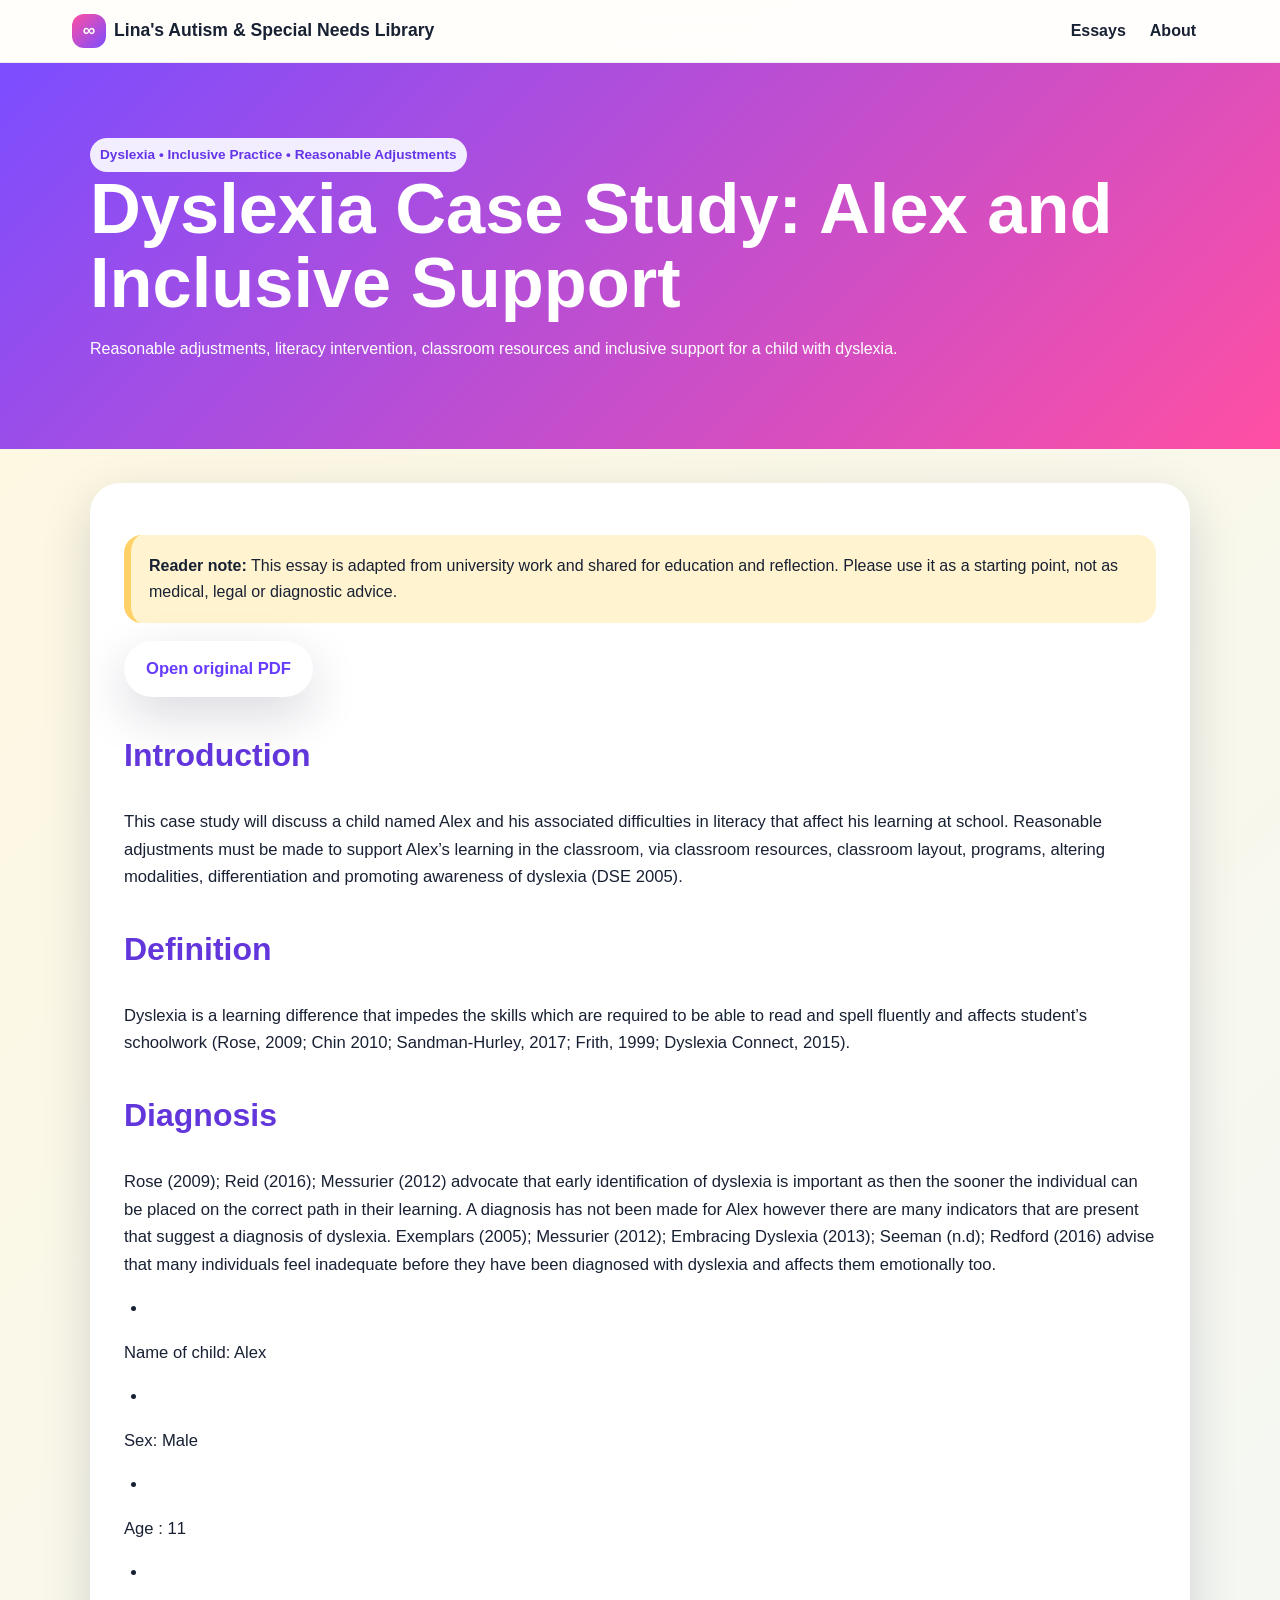
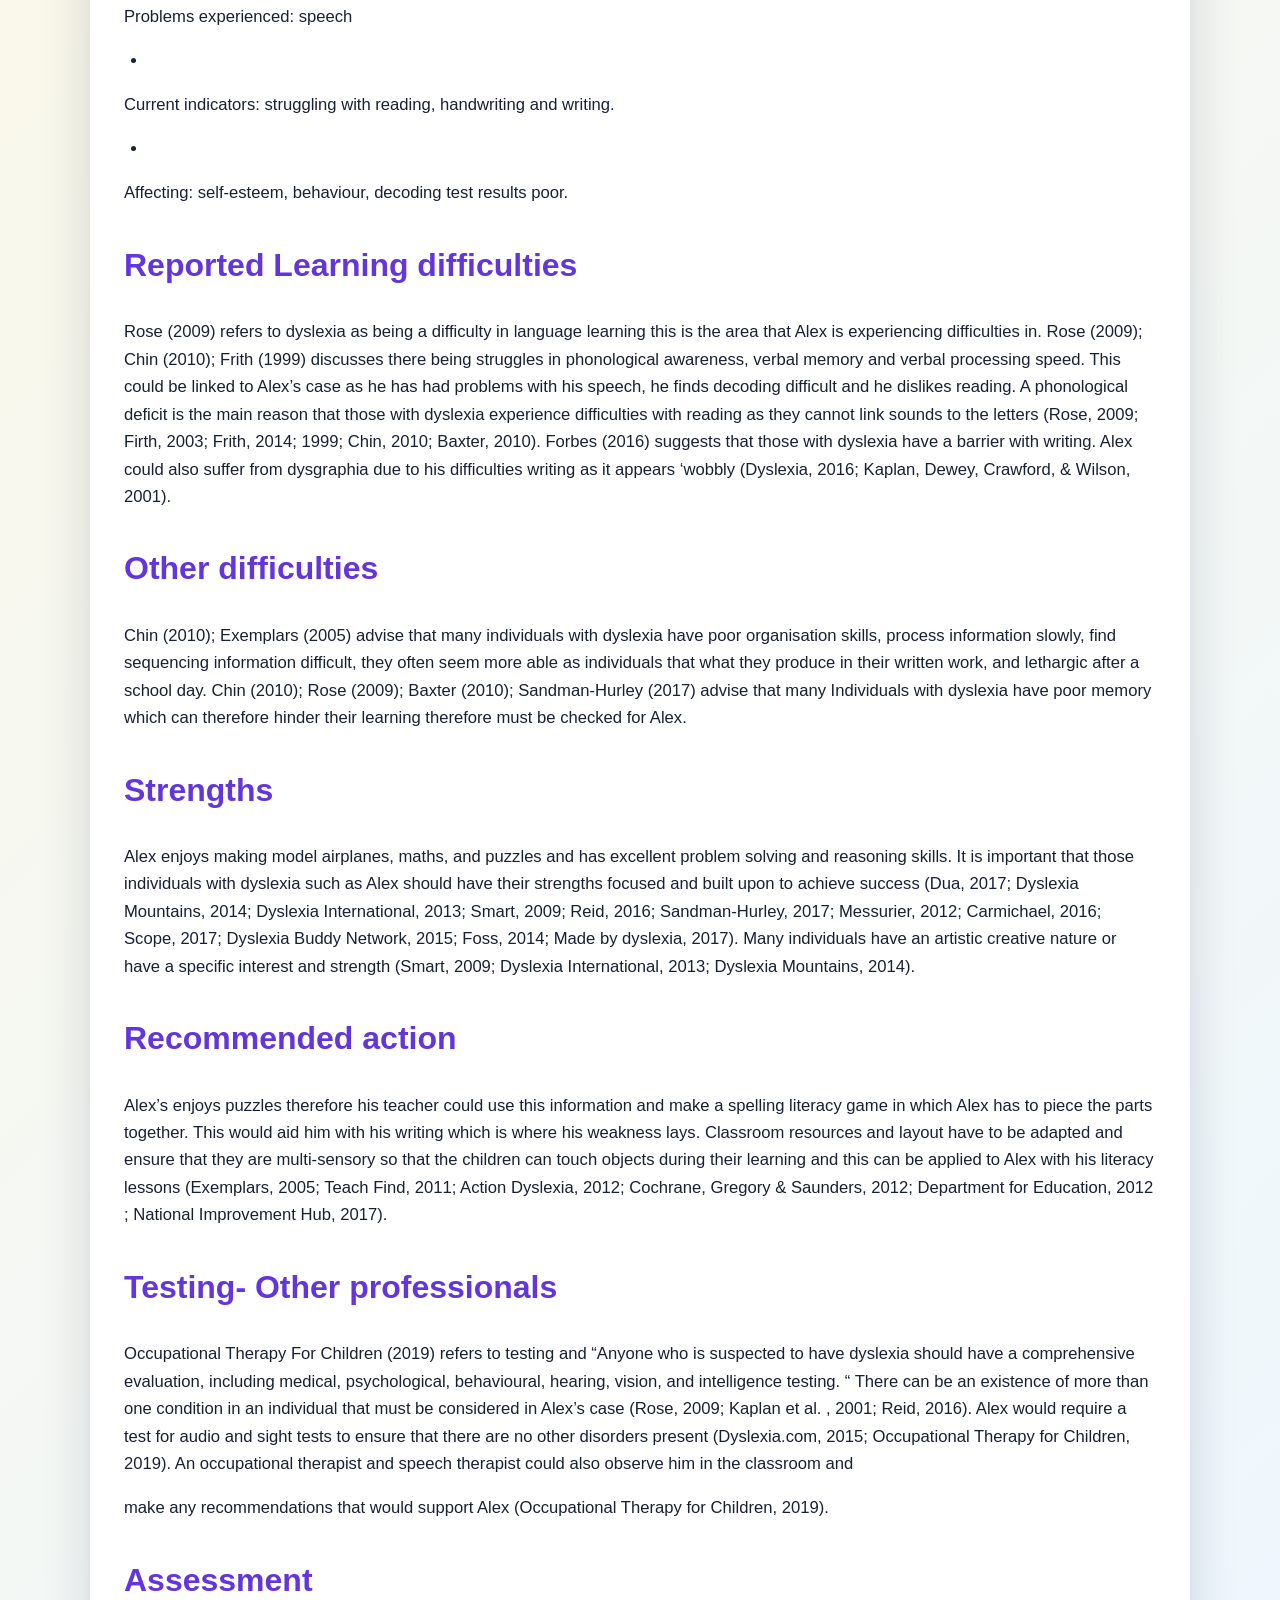
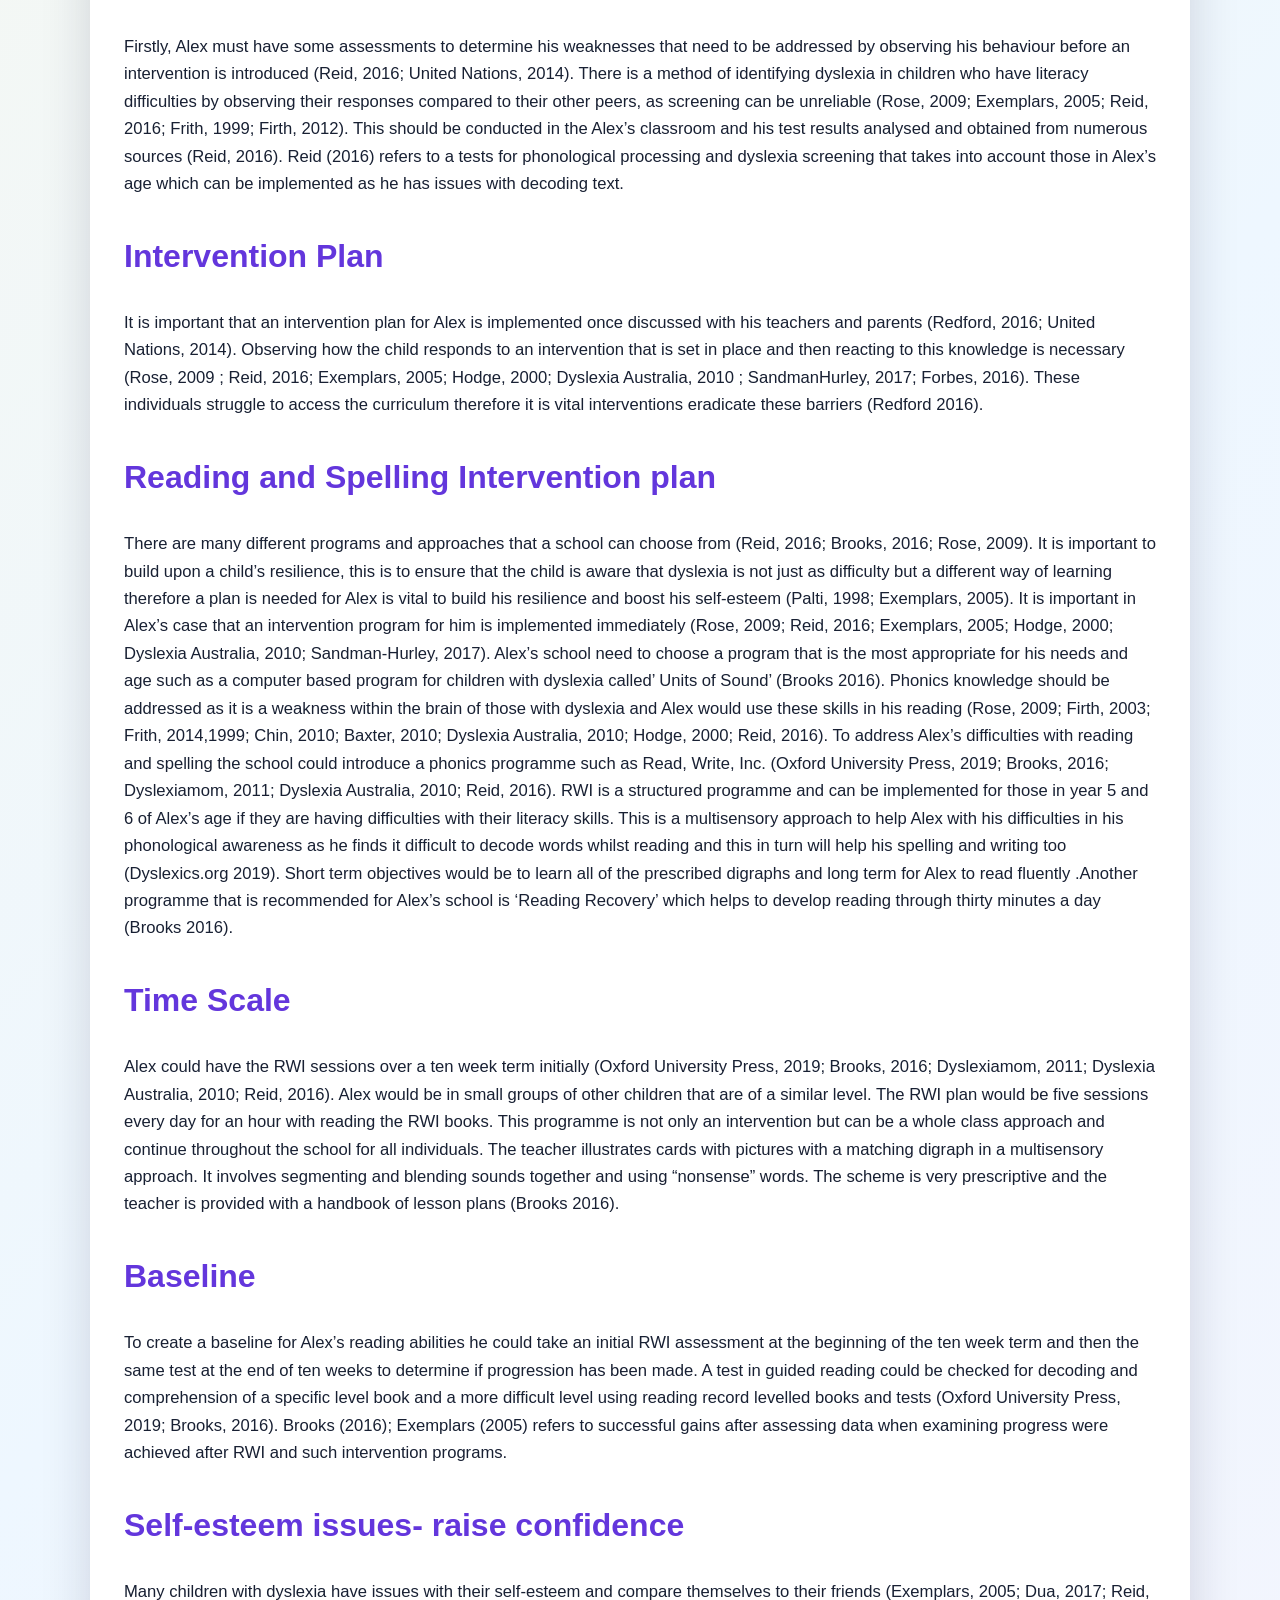
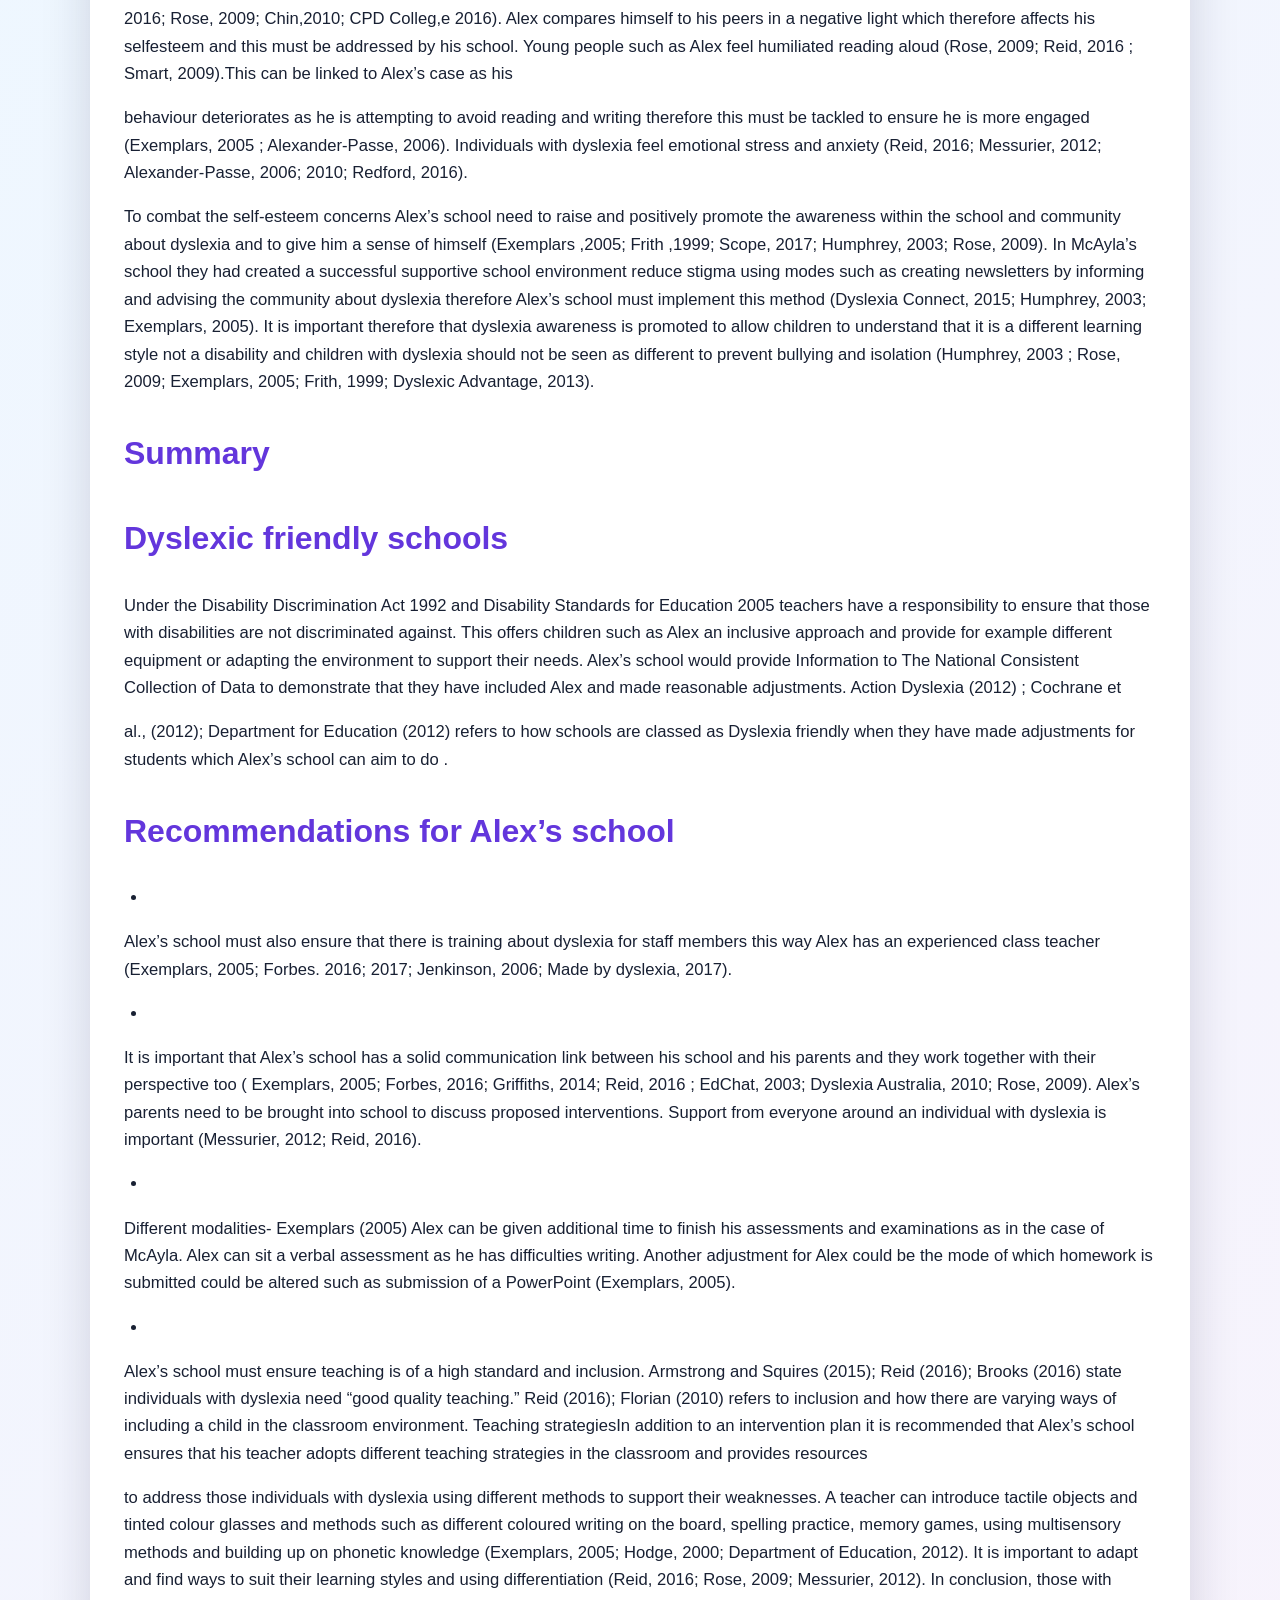
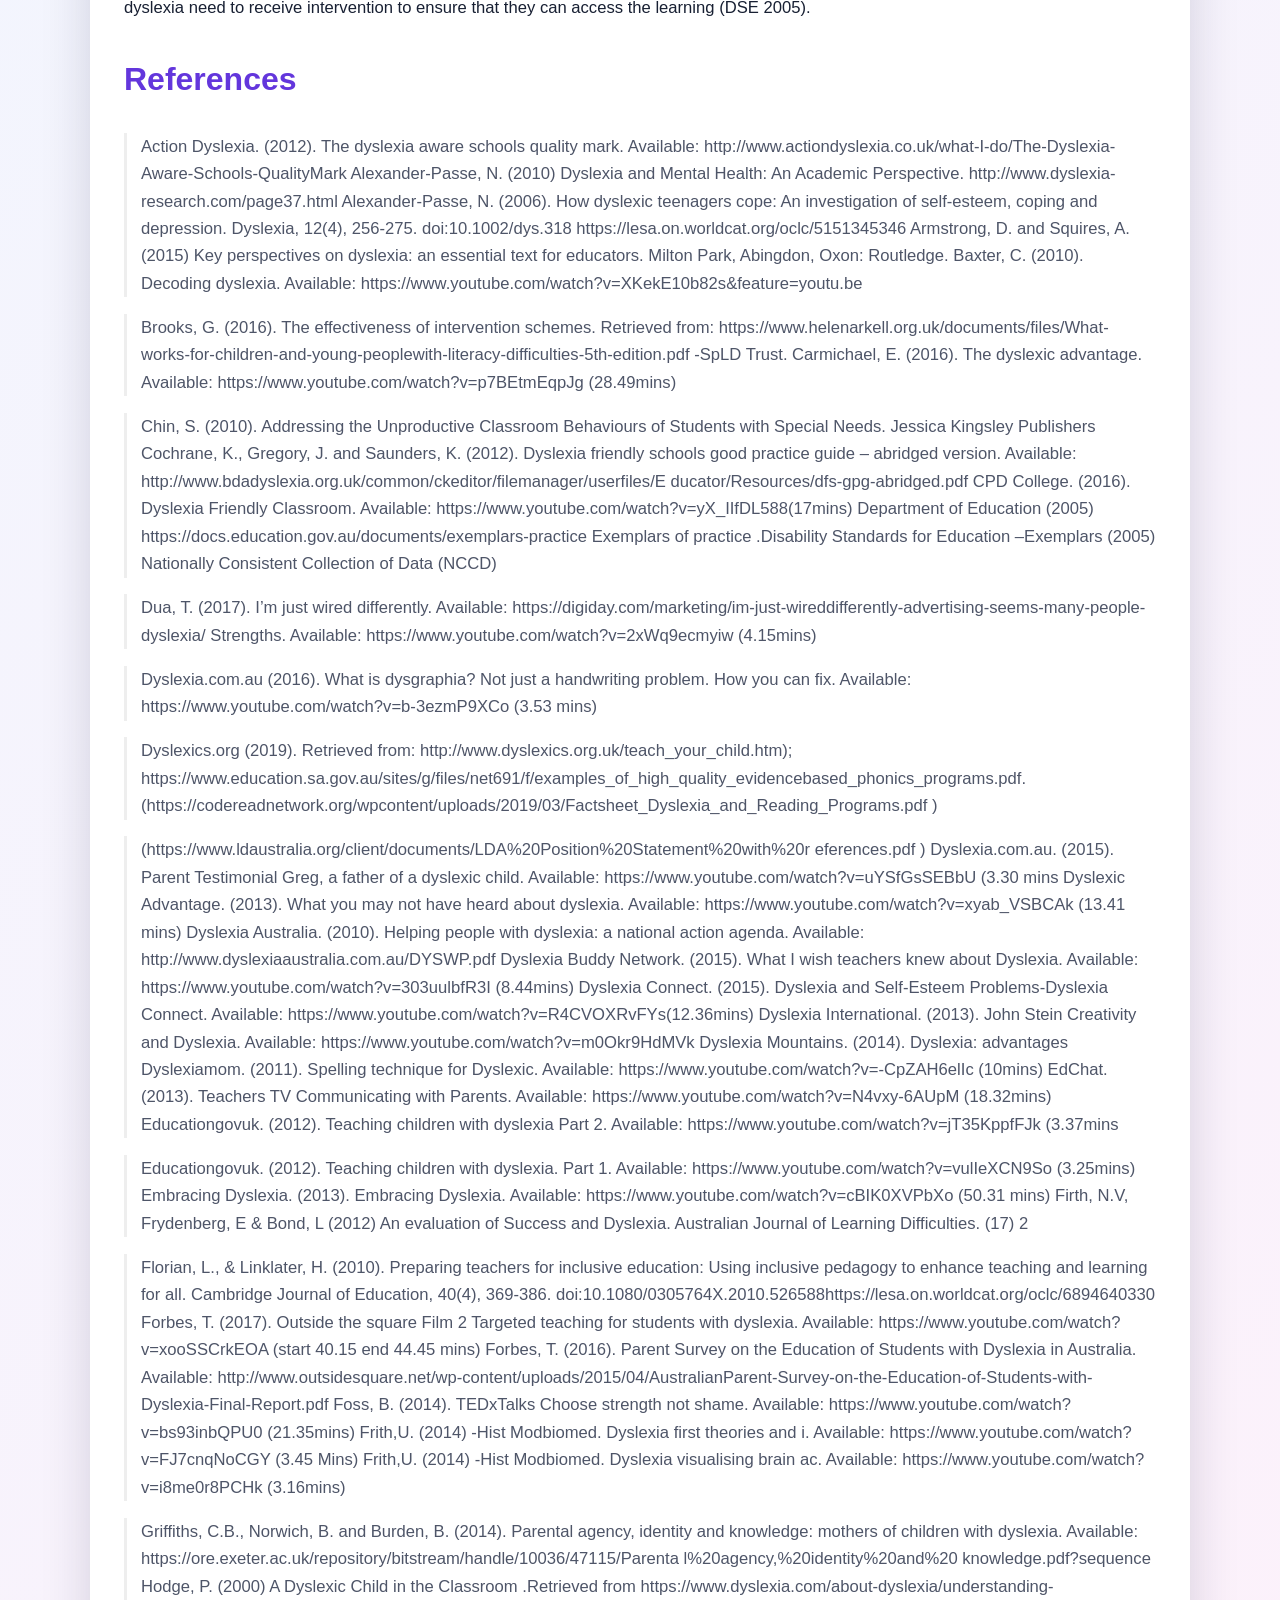
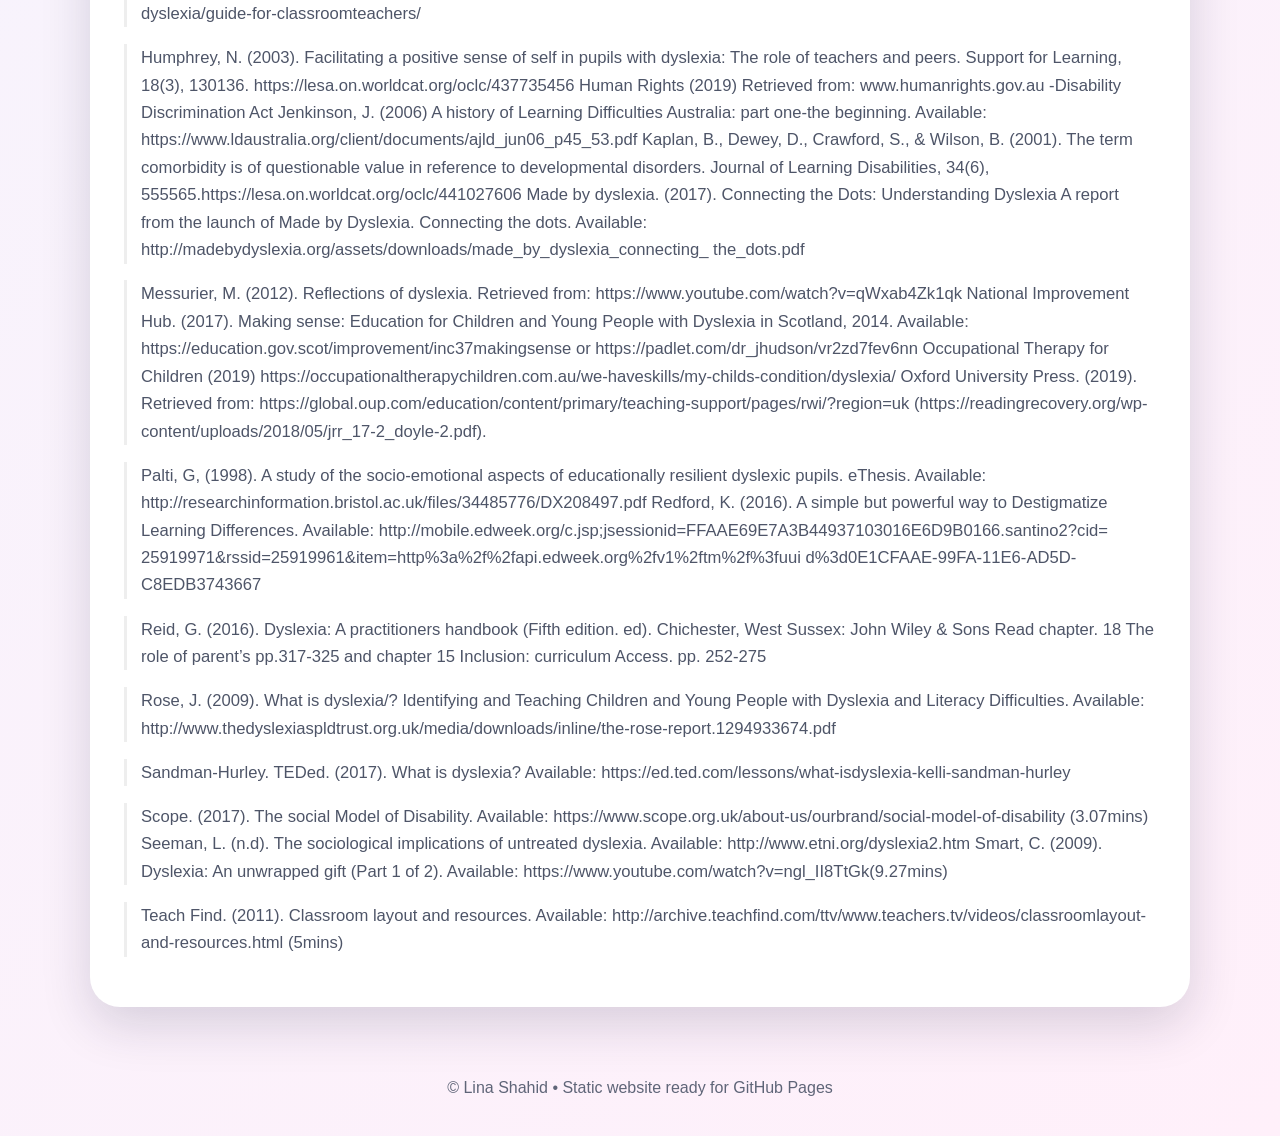
<file: essays/dyslexia-case-study-alex.html>
<!doctype html><html lang="en"><head><meta charset="utf-8"><meta name="viewport" content="width=device-width,initial-scale=1,minimum-scale=1"><title>Dyslexia Case Study: Alex and Inclusive Support | Lina's Autism & Special Needs Library</title><link rel="stylesheet" href="../assets/style.css"></head><body><header class="topbar"><nav class="nav"><a class="brand" href="../index.html"><span>∞</span>Lina's Autism & Special Needs Library</a><div class="links"><a href="../index.html#library">Essays</a><a href="../about.html">About</a></div></nav></header><section class="article-hero"><div class="article-hero-inner"><p class="tag">Dyslexia • Inclusive Practice • Reasonable Adjustments</p><h1>Dyslexia Case Study: Alex and Inclusive Support</h1><p>Reasonable adjustments, literacy intervention, classroom resources and inclusive support for a child with dyslexia.</p></div></section><main class="article"><div class="note"><strong>Reader note:</strong> This essay is adapted from university work and shared for education and reflection. Please use it as a starting point, not as medical, legal or diagnostic advice.</div><p><a class="btn" href="../originals/dyslexia-case-study-alex-original.pdf" target="_blank" rel="noopener">Open original PDF</a></p><h2>Introduction</h2>
<p>This case study will discuss a child named Alex and his associated difficulties in literacy that affect his learning at school. Reasonable adjustments must be made to support Alex’s learning in the classroom, via classroom resources, classroom layout, programs, altering modalities, differentiation and promoting awareness of dyslexia (DSE 2005).</p>
<h2>Definition</h2>
<p>Dyslexia is a learning difference that impedes the skills which are required to be able to read and spell fluently and affects student’s schoolwork (Rose, 2009; Chin 2010; Sandman-Hurley, 2017; Frith, 1999; Dyslexia Connect, 2015).</p>
<h2>Diagnosis</h2>
<p>Rose (2009); Reid (2016); Messurier (2012) advocate that early identification of dyslexia is important as then the sooner the individual can be placed on the correct path in their learning. A diagnosis has not been made for Alex however there are many indicators that are present that suggest a diagnosis of dyslexia. Exemplars (2005); Messurier (2012); Embracing Dyslexia (2013); Seeman (n.d); Redford (2016) advise that many individuals feel inadequate before they have been diagnosed with dyslexia and affects them emotionally too.</p>
<ul>
<li></li>
</ul>
<p>Name of child: Alex</p>
<ul>
<li></li>
</ul>
<p>Sex: Male</p>
<ul>
<li></li>
</ul>
<p>Age : 11</p>
<ul>
<li></li>
</ul>
<p>Problems experienced: speech</p>
<ul>
<li></li>
</ul>
<p>Current indicators: struggling with reading, handwriting and writing.</p>
<ul>
<li></li>
</ul>
<p>Affecting: self-esteem, behaviour, decoding test results poor.</p>
<h2>Reported Learning difficulties</h2>
<p>Rose (2009) refers to dyslexia as being a difficulty in language learning this is the area that Alex is experiencing difficulties in. Rose (2009); Chin (2010); Frith (1999) discusses there being struggles in phonological awareness, verbal memory and verbal processing speed. This could be linked to Alex’s case as he has had problems with his speech, he finds decoding difficult and he dislikes reading. A phonological deficit is the main reason that those with dyslexia experience difficulties with reading as they cannot link sounds to the letters (Rose, 2009; Firth, 2003; Frith, 2014; 1999; Chin, 2010; Baxter, 2010). Forbes (2016) suggests that those with dyslexia have a barrier with writing. Alex could also suffer from dysgraphia due to his difficulties writing as it appears ‘wobbly (Dyslexia, 2016; Kaplan, Dewey, Crawford, &amp; Wilson, 2001).</p>
<h2>Other difficulties</h2>
<p>Chin (2010); Exemplars (2005) advise that many individuals with dyslexia have poor organisation skills, process information slowly, find sequencing information difficult, they often seem more able as individuals that what they produce in their written work, and lethargic after a school day. Chin (2010); Rose (2009); Baxter (2010); Sandman-Hurley (2017) advise that many Individuals with dyslexia have poor memory which can therefore hinder their learning therefore must be checked for Alex.</p>
<h2>Strengths</h2>
<p>Alex enjoys making model airplanes, maths, and puzzles and has excellent problem solving and reasoning skills. It is important that those individuals with dyslexia such as Alex should have their strengths focused and built upon to achieve success (Dua, 2017; Dyslexia Mountains, 2014; Dyslexia International, 2013; Smart, 2009; Reid, 2016; Sandman-Hurley, 2017; Messurier, 2012; Carmichael, 2016; Scope, 2017; Dyslexia Buddy Network, 2015; Foss, 2014; Made by dyslexia, 2017). Many individuals have an artistic creative nature or have a specific interest and strength (Smart, 2009; Dyslexia International, 2013; Dyslexia Mountains, 2014).</p>
<h2>Recommended action</h2>
<p>Alex’s enjoys puzzles therefore his teacher could use this information and make a spelling literacy game in which Alex has to piece the parts together. This would aid him with his writing which is where his weakness lays. Classroom resources and layout have to be adapted and ensure that they are multi-sensory so that the children can touch objects during their learning and this can be applied to Alex with his literacy lessons (Exemplars, 2005; Teach Find, 2011; Action Dyslexia, 2012; Cochrane, Gregory &amp; Saunders, 2012; Department for Education, 2012 ; National Improvement Hub, 2017).</p>
<h2>Testing- Other professionals</h2>
<p>Occupational Therapy For Children (2019) refers to testing and “Anyone who is suspected to have dyslexia should have a comprehensive evaluation, including medical, psychological, behavioural, hearing, vision, and intelligence testing. “ There can be an existence of more than one condition in an individual that must be considered in Alex’s case (Rose, 2009; Kaplan et al. , 2001; Reid, 2016). Alex would require a test for audio and sight tests to ensure that there are no other disorders present (Dyslexia.com, 2015; Occupational Therapy for Children, 2019). An occupational therapist and speech therapist could also observe him in the classroom and</p>
<p>make any recommendations that would support Alex (Occupational Therapy for Children, 2019).</p>
<h2>Assessment</h2>
<p>Firstly, Alex must have some assessments to determine his weaknesses that need to be addressed by observing his behaviour before an intervention is introduced (Reid, 2016; United Nations, 2014). There is a method of identifying dyslexia in children who have literacy difficulties by observing their responses compared to their other peers, as screening can be unreliable (Rose, 2009; Exemplars, 2005; Reid, 2016; Frith, 1999; Firth, 2012). This should be conducted in the Alex’s classroom and his test results analysed and obtained from numerous sources (Reid, 2016). Reid (2016) refers to a tests for phonological processing and dyslexia screening that takes into account those in Alex’s age which can be implemented as he has issues with decoding text.</p>
<h2>Intervention Plan</h2>
<p>It is important that an intervention plan for Alex is implemented once discussed with his teachers and parents (Redford, 2016; United Nations, 2014). Observing how the child responds to an intervention that is set in place and then reacting to this knowledge is necessary (Rose, 2009 ; Reid, 2016; Exemplars, 2005; Hodge, 2000; Dyslexia Australia, 2010 ; SandmanHurley, 2017; Forbes, 2016). These individuals struggle to access the curriculum therefore it is vital interventions eradicate these barriers (Redford 2016).</p>
<h2>Reading and Spelling Intervention plan</h2>
<p>There are many different programs and approaches that a school can choose from (Reid, 2016; Brooks, 2016; Rose, 2009). It is important to build upon a child’s resilience, this is to ensure that the child is aware that dyslexia is not just as difficulty but a different way of learning therefore a plan is needed for Alex is vital to build his resilience and boost his self-esteem (Palti, 1998; Exemplars, 2005). It is important in Alex’s case that an intervention program for him is implemented immediately (Rose, 2009; Reid, 2016; Exemplars, 2005; Hodge, 2000; Dyslexia Australia, 2010; Sandman-Hurley, 2017). Alex’s school need to choose a program that is the most appropriate for his needs and age such as a computer based program for children with dyslexia called’ Units of Sound’ (Brooks 2016). Phonics knowledge should be addressed as it is a weakness within the brain of those with dyslexia and Alex would use these skills in his reading (Rose, 2009; Firth, 2003; Frith, 2014,1999; Chin, 2010; Baxter, 2010; Dyslexia Australia, 2010; Hodge, 2000; Reid, 2016). To address Alex’s difficulties with reading and spelling the school could introduce a phonics programme such as Read, Write, Inc. (Oxford University Press, 2019; Brooks, 2016; Dyslexiamom, 2011; Dyslexia Australia, 2010; Reid, 2016). RWI is a structured programme and can be implemented for those in year 5 and 6 of Alex’s age if they are having difficulties with their literacy skills. This is a multisensory approach to help Alex with his difficulties in his phonological awareness as he finds it difficult to decode words whilst reading and this in turn will help his spelling and writing too (Dyslexics.org 2019). Short term objectives would be to learn all of the prescribed digraphs and long term for Alex to read fluently .Another programme that is recommended for Alex’s school is ‘Reading Recovery’ which helps to develop reading through thirty minutes a day (Brooks 2016).</p>
<h2>Time Scale</h2>
<p>Alex could have the RWI sessions over a ten week term initially (Oxford University Press, 2019; Brooks, 2016; Dyslexiamom, 2011; Dyslexia Australia, 2010; Reid, 2016). Alex would be in small groups of other children that are of a similar level. The RWI plan would be five sessions every day for an hour with reading the RWI books. This programme is not only an intervention but can be a whole class approach and continue throughout the school for all individuals. The teacher illustrates cards with pictures with a matching digraph in a multisensory approach. It involves segmenting and blending sounds together and using “nonsense” words. The scheme is very prescriptive and the teacher is provided with a handbook of lesson plans (Brooks 2016).</p>
<h2>Baseline</h2>
<p>To create a baseline for Alex’s reading abilities he could take an initial RWI assessment at the beginning of the ten week term and then the same test at the end of ten weeks to determine if progression has been made. A test in guided reading could be checked for decoding and comprehension of a specific level book and a more difficult level using reading record levelled books and tests (Oxford University Press, 2019; Brooks, 2016). Brooks (2016); Exemplars (2005) refers to successful gains after assessing data when examining progress were achieved after RWI and such intervention programs.</p>
<h2>Self-esteem issues- raise confidence</h2>
<p>Many children with dyslexia have issues with their self-esteem and compare themselves to their friends (Exemplars, 2005; Dua, 2017; Reid, 2016; Rose, 2009; Chin,2010; CPD Colleg,e 2016). Alex compares himself to his peers in a negative light which therefore affects his selfesteem and this must be addressed by his school. Young people such as Alex feel humiliated reading aloud (Rose, 2009; Reid, 2016 ; Smart, 2009).This can be linked to Alex’s case as his</p>
<p>behaviour deteriorates as he is attempting to avoid reading and writing therefore this must be tackled to ensure he is more engaged (Exemplars, 2005 ; Alexander-Passe, 2006). Individuals with dyslexia feel emotional stress and anxiety (Reid, 2016; Messurier, 2012; Alexander-Passe, 2006; 2010; Redford, 2016).</p>
<p>To combat the self-esteem concerns Alex’s school need to raise and positively promote the awareness within the school and community about dyslexia and to give him a sense of himself (Exemplars ,2005; Frith ,1999; Scope, 2017; Humphrey, 2003; Rose, 2009). In McAyla’s school they had created a successful supportive school environment reduce stigma using modes such as creating newsletters by informing and advising the community about dyslexia therefore Alex’s school must implement this method (Dyslexia Connect, 2015; Humphrey, 2003; Exemplars, 2005). It is important therefore that dyslexia awareness is promoted to allow children to understand that it is a different learning style not a disability and children with dyslexia should not be seen as different to prevent bullying and isolation (Humphrey, 2003 ; Rose, 2009; Exemplars, 2005; Frith, 1999; Dyslexic Advantage, 2013).</p>
<h2>Summary</h2>
<h2>Dyslexic friendly schools</h2>
<p>Under the Disability Discrimination Act 1992 and Disability Standards for Education 2005 teachers have a responsibility to ensure that those with disabilities are not discriminated against. This offers children such as Alex an inclusive approach and provide for example different equipment or adapting the environment to support their needs. Alex’s school would provide Information to The National Consistent Collection of Data to demonstrate that they have included Alex and made reasonable adjustments. Action Dyslexia (2012) ; Cochrane et</p>
<p>al., (2012); Department for Education (2012) refers to how schools are classed as Dyslexia friendly when they have made adjustments for students which Alex’s school can aim to do .</p>
<h2>Recommendations for Alex’s school</h2>
<ul>
<li></li>
</ul>
<p>Alex’s school must also ensure that there is training about dyslexia for staff members this way Alex has an experienced class teacher (Exemplars, 2005; Forbes. 2016; 2017; Jenkinson, 2006; Made by dyslexia, 2017).</p>
<ul>
<li></li>
</ul>
<p>It is important that Alex’s school has a solid communication link between his school and his parents and they work together with their perspective too ( Exemplars, 2005; Forbes, 2016; Griffiths, 2014; Reid, 2016 ; EdChat, 2003; Dyslexia Australia, 2010; Rose, 2009). Alex’s parents need to be brought into school to discuss proposed interventions. Support from everyone around an individual with dyslexia is important (Messurier, 2012; Reid, 2016).</p>
<ul>
<li></li>
</ul>
<p>Different modalities- Exemplars (2005) Alex can be given additional time to finish his assessments and examinations as in the case of McAyla. Alex can sit a verbal assessment as he has difficulties writing. Another adjustment for Alex could be the mode of which homework is submitted could be altered such as submission of a PowerPoint (Exemplars, 2005).</p>
<ul>
<li></li>
</ul>
<p>Alex’s school must ensure teaching is of a high standard and inclusion. Armstrong and Squires (2015); Reid (2016); Brooks (2016) state individuals with dyslexia need “good quality teaching.” Reid (2016); Florian (2010) refers to inclusion and how there are varying ways of including a child in the classroom environment. Teaching strategiesIn addition to an intervention plan it is recommended that Alex’s school ensures that his teacher adopts different teaching strategies in the classroom and provides resources</p>
<p>to address those individuals with dyslexia using different methods to support their weaknesses. A teacher can introduce tactile objects and tinted colour glasses and methods such as different coloured writing on the board, spelling practice, memory games, using multisensory methods and building up on phonetic knowledge (Exemplars, 2005; Hodge, 2000; Department of Education, 2012). It is important to adapt and find ways to suit their learning styles and using differentiation (Reid, 2016; Rose, 2009; Messurier, 2012). In conclusion, those with dyslexia need to receive intervention to ensure that they can access the learning (DSE 2005).</p>
<h2>References</h2>
<p class="reference">Action Dyslexia. (2012). The dyslexia aware schools quality mark. Available: http://www.actiondyslexia.co.uk/what-I-do/The-Dyslexia-Aware-Schools-QualityMark Alexander-Passe, N. (2010) Dyslexia and Mental Health: An Academic Perspective. http://www.dyslexia-research.com/page37.html Alexander-Passe, N. (2006). How dyslexic teenagers cope: An investigation of self-esteem, coping and depression. Dyslexia, 12(4), 256-275. doi:10.1002/dys.318 https://lesa.on.worldcat.org/oclc/5151345346 Armstrong, D. and Squires, A. (2015) Key perspectives on dyslexia: an essential text for educators. Milton Park, Abingdon, Oxon: Routledge. Baxter, C. (2010). Decoding dyslexia. Available: https://www.youtube.com/watch?v=XKekE10b82s&amp;feature=youtu.be</p>
<p class="reference">Brooks, G. (2016). The effectiveness of intervention schemes. Retrieved from: https://www.helenarkell.org.uk/documents/files/What-works-for-children-and-young-peoplewith-literacy-difficulties-5th-edition.pdf -SpLD Trust. Carmichael, E. (2016). The dyslexic advantage. Available: https://www.youtube.com/watch?v=p7BEtmEqpJg (28.49mins)</p>
<p class="reference">Chin, S. (2010). Addressing the Unproductive Classroom Behaviours of Students with Special Needs. Jessica Kingsley Publishers Cochrane, K., Gregory, J. and Saunders, K. (2012). Dyslexia friendly schools good practice guide – abridged version. Available: http://www.bdadyslexia.org.uk/common/ckeditor/filemanager/userfiles/E ducator/Resources/dfs-gpg-abridged.pdf CPD College. (2016). Dyslexia Friendly Classroom. Available: https://www.youtube.com/watch?v=yX_IIfDL588(17mins) Department of Education (2005) https://docs.education.gov.au/documents/exemplars-practice Exemplars of practice .Disability Standards for Education –Exemplars (2005) Nationally Consistent Collection of Data (NCCD)</p>
<p class="reference">Dua, T. (2017). I’m just wired differently. Available: https://digiday.com/marketing/im-just-wireddifferently-advertising-seems-many-people-dyslexia/ Strengths. Available: https://www.youtube.com/watch?v=2xWq9ecmyiw (4.15mins)</p>
<p class="reference">Dyslexia.com.au (2016). What is dysgraphia? Not just a handwriting problem. How you can fix. Available: https://www.youtube.com/watch?v=b-3ezmP9XCo (3.53 mins)</p>
<p class="reference">Dyslexics.org (2019). Retrieved from: http://www.dyslexics.org.uk/teach_your_child.htm); https://www.education.sa.gov.au/sites/g/files/net691/f/examples_of_high_quality_evidencebased_phonics_programs.pdf. (https://codereadnetwork.org/wpcontent/uploads/2019/03/Factsheet_Dyslexia_and_Reading_Programs.pdf )</p>
<p class="reference">(https://www.ldaustralia.org/client/documents/LDA%20Position%20Statement%20with%20r eferences.pdf ) Dyslexia.com.au. (2015). Parent Testimonial Greg, a father of a dyslexic child. Available: https://www.youtube.com/watch?v=uYSfGsSEBbU (3.30 mins Dyslexic Advantage. (2013). What you may not have heard about dyslexia. Available: https://www.youtube.com/watch?v=xyab_VSBCAk (13.41 mins) Dyslexia Australia. (2010). Helping people with dyslexia: a national action agenda. Available: http://www.dyslexiaaustralia.com.au/DYSWP.pdf Dyslexia Buddy Network. (2015). What I wish teachers knew about Dyslexia. Available: https://www.youtube.com/watch?v=303uulbfR3I (8.44mins) Dyslexia Connect. (2015). Dyslexia and Self-Esteem Problems-Dyslexia Connect. Available: https://www.youtube.com/watch?v=R4CVOXRvFYs(12.36mins) Dyslexia International. (2013). John Stein Creativity and Dyslexia. Available: https://www.youtube.com/watch?v=m0Okr9HdMVk Dyslexia Mountains. (2014). Dyslexia: advantages Dyslexiamom. (2011). Spelling technique for Dyslexic. Available: https://www.youtube.com/watch?v=-CpZAH6elIc (10mins) EdChat. (2013). Teachers TV Communicating with Parents. Available: https://www.youtube.com/watch?v=N4vxy-6AUpM (18.32mins) Educationgovuk. (2012). Teaching children with dyslexia Part 2. Available: https://www.youtube.com/watch?v=jT35KppfFJk (3.37mins</p>
<p class="reference">Educationgovuk. (2012). Teaching children with dyslexia. Part 1. Available: https://www.youtube.com/watch?v=vulIeXCN9So (3.25mins) Embracing Dyslexia. (2013). Embracing Dyslexia. Available: https://www.youtube.com/watch?v=cBIK0XVPbXo (50.31 mins) Firth, N.V, Frydenberg, E &amp; Bond, L (2012) An evaluation of Success and Dyslexia. Australian Journal of Learning Difficulties. (17) 2</p>
<p class="reference">Florian, L., &amp; Linklater, H. (2010). Preparing teachers for inclusive education: Using inclusive pedagogy to enhance teaching and learning for all. Cambridge Journal of Education, 40(4), 369-386. doi:10.1080/0305764X.2010.526588https://lesa.on.worldcat.org/oclc/6894640330 Forbes, T. (2017). Outside the square Film 2 Targeted teaching for students with dyslexia. Available: https://www.youtube.com/watch?v=xooSSCrkEOA (start 40.15 end 44.45 mins) Forbes, T. (2016). Parent Survey on the Education of Students with Dyslexia in Australia. Available: http://www.outsidesquare.net/wp-content/uploads/2015/04/AustralianParent-Survey-on-the-Education-of-Students-with-Dyslexia-Final-Report.pdf Foss, B. (2014). TEDxTalks Choose strength not shame. Available: https://www.youtube.com/watch?v=bs93inbQPU0 (21.35mins) Frith,U. (2014) -Hist Modbiomed. Dyslexia first theories and i. Available: https://www.youtube.com/watch?v=FJ7cnqNoCGY (3.45 Mins) Frith,U. (2014) -Hist Modbiomed. Dyslexia visualising brain ac. Available: https://www.youtube.com/watch?v=i8me0r8PCHk (3.16mins)</p>
<p class="reference">Griffiths, C.B., Norwich, B. and Burden, B. (2014). Parental agency, identity and knowledge: mothers of children with dyslexia. Available: https://ore.exeter.ac.uk/repository/bitstream/handle/10036/47115/Parenta l%20agency,%20identity%20and%20 knowledge.pdf?sequence Hodge, P. (2000) A Dyslexic Child in the Classroom .Retrieved from https://www.dyslexia.com/about-dyslexia/understanding-dyslexia/guide-for-classroomteachers/</p>
<p class="reference">Humphrey, N. (2003). Facilitating a positive sense of self in pupils with dyslexia: The role of teachers and peers. Support for Learning, 18(3), 130136. https://lesa.on.worldcat.org/oclc/437735456 Human Rights (2019) Retrieved from: www.humanrights.gov.au -Disability Discrimination Act Jenkinson, J. (2006) A history of Learning Difficulties Australia: part one-the beginning. Available: https://www.ldaustralia.org/client/documents/ajld_jun06_p45_53.pdf Kaplan, B., Dewey, D., Crawford, S., &amp; Wilson, B. (2001). The term comorbidity is of questionable value in reference to developmental disorders. Journal of Learning Disabilities, 34(6), 555565.https://lesa.on.worldcat.org/oclc/441027606 Made by dyslexia. (2017). Connecting the Dots: Understanding Dyslexia A report from the launch of Made by Dyslexia. Connecting the dots. Available: http://madebydyslexia.org/assets/downloads/made_by_dyslexia_connecting_ the_dots.pdf</p>
<p class="reference">Messurier, M. (2012). Reflections of dyslexia. Retrieved from: https://www.youtube.com/watch?v=qWxab4Zk1qk National Improvement Hub. (2017). Making sense: Education for Children and Young People with Dyslexia in Scotland, 2014. Available: https://education.gov.scot/improvement/inc37makingsense or https://padlet.com/dr_jhudson/vr2zd7fev6nn Occupational Therapy for Children (2019) https://occupationaltherapychildren.com.au/we-haveskills/my-childs-condition/dyslexia/ Oxford University Press. (2019). Retrieved from: https://global.oup.com/education/content/primary/teaching-support/pages/rwi/?region=uk (https://readingrecovery.org/wp-content/uploads/2018/05/jrr_17-2_doyle-2.pdf).</p>
<p class="reference">Palti, G, (1998). A study of the socio-emotional aspects of educationally resilient dyslexic pupils. eThesis. Available: http://researchinformation.bristol.ac.uk/files/34485776/DX208497.pdf Redford, K. (2016). A simple but powerful way to Destigmatize Learning Differences. Available: http://mobile.edweek.org/c.jsp;jsessionid=FFAAE69E7A3B44937103016E6D9B0166.santino2?cid= 25919971&amp;rssid=25919961&amp;item=http%3a%2f%2fapi.edweek.org%2fv1%2ftm%2f%3fuui d%3d0E1CFAAE-99FA-11E6-AD5D-C8EDB3743667</p>
<p class="reference">Reid, G. (2016). Dyslexia: A practitioners handbook (Fifth edition. ed). Chichester, West Sussex: John Wiley &amp; Sons Read chapter. 18 The role of parent’s pp.317-325 and chapter 15 Inclusion: curriculum Access. pp. 252-275</p>
<p class="reference">Rose, J. (2009). What is dyslexia/? Identifying and Teaching Children and Young People with Dyslexia and Literacy Difficulties. Available: http://www.thedyslexiaspldtrust.org.uk/media/downloads/inline/the-rose-report.1294933674.pdf</p>
<p class="reference">Sandman-Hurley. TEDed. (2017). What is dyslexia? Available: https://ed.ted.com/lessons/what-isdyslexia-kelli-sandman-hurley</p>
<p class="reference">Scope. (2017). The social Model of Disability. Available: https://www.scope.org.uk/about-us/ourbrand/social-model-of-disability (3.07mins) Seeman, L. (n.d). The sociological implications of untreated dyslexia. Available: http://www.etni.org/dyslexia2.htm Smart, C. (2009). Dyslexia: An unwrapped gift (Part 1 of 2). Available: https://www.youtube.com/watch?v=ngl_II8TtGk(9.27mins)</p>
<p class="reference">Teach Find. (2011). Classroom layout and resources. Available: http://archive.teachfind.com/ttv/www.teachers.tv/videos/classroomlayout-and-resources.html (5mins)</p></main><footer class="footer">© Lina Shahid • Static website ready for GitHub Pages</footer></body></html>
</file>
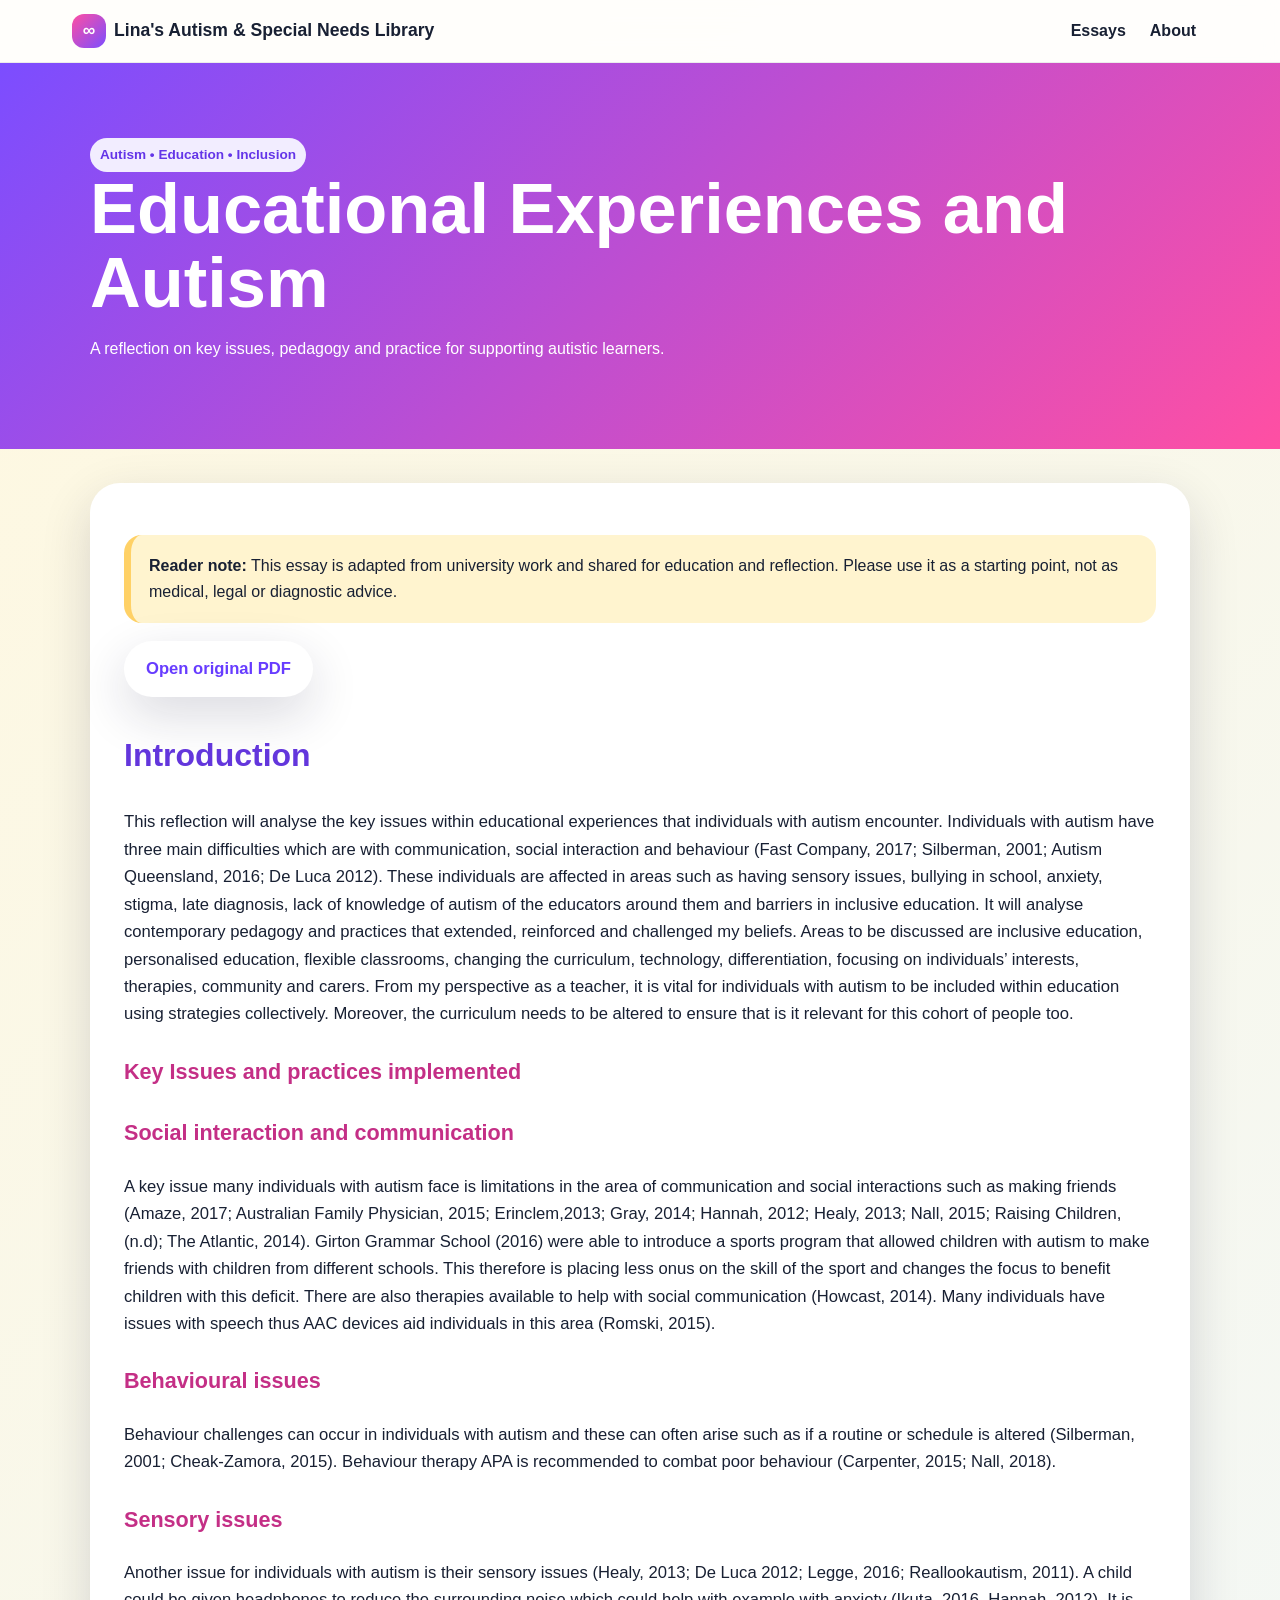
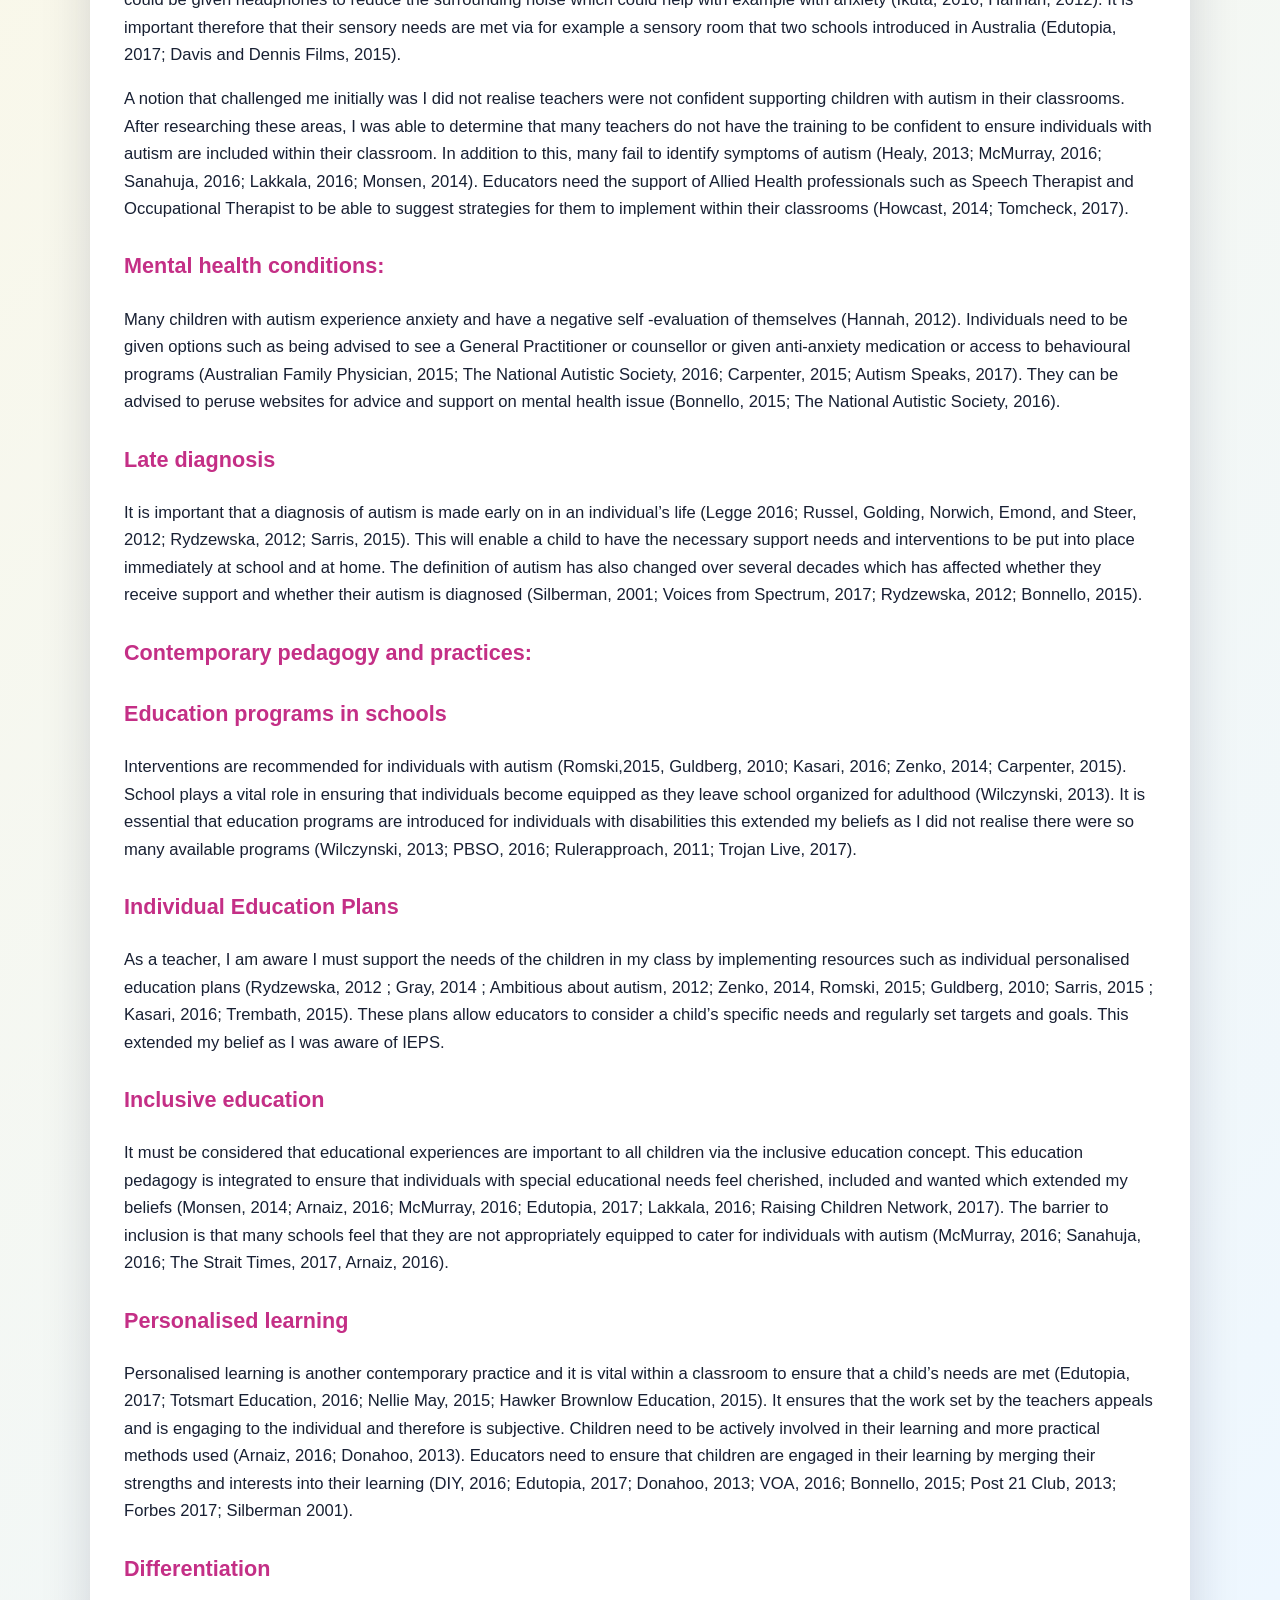
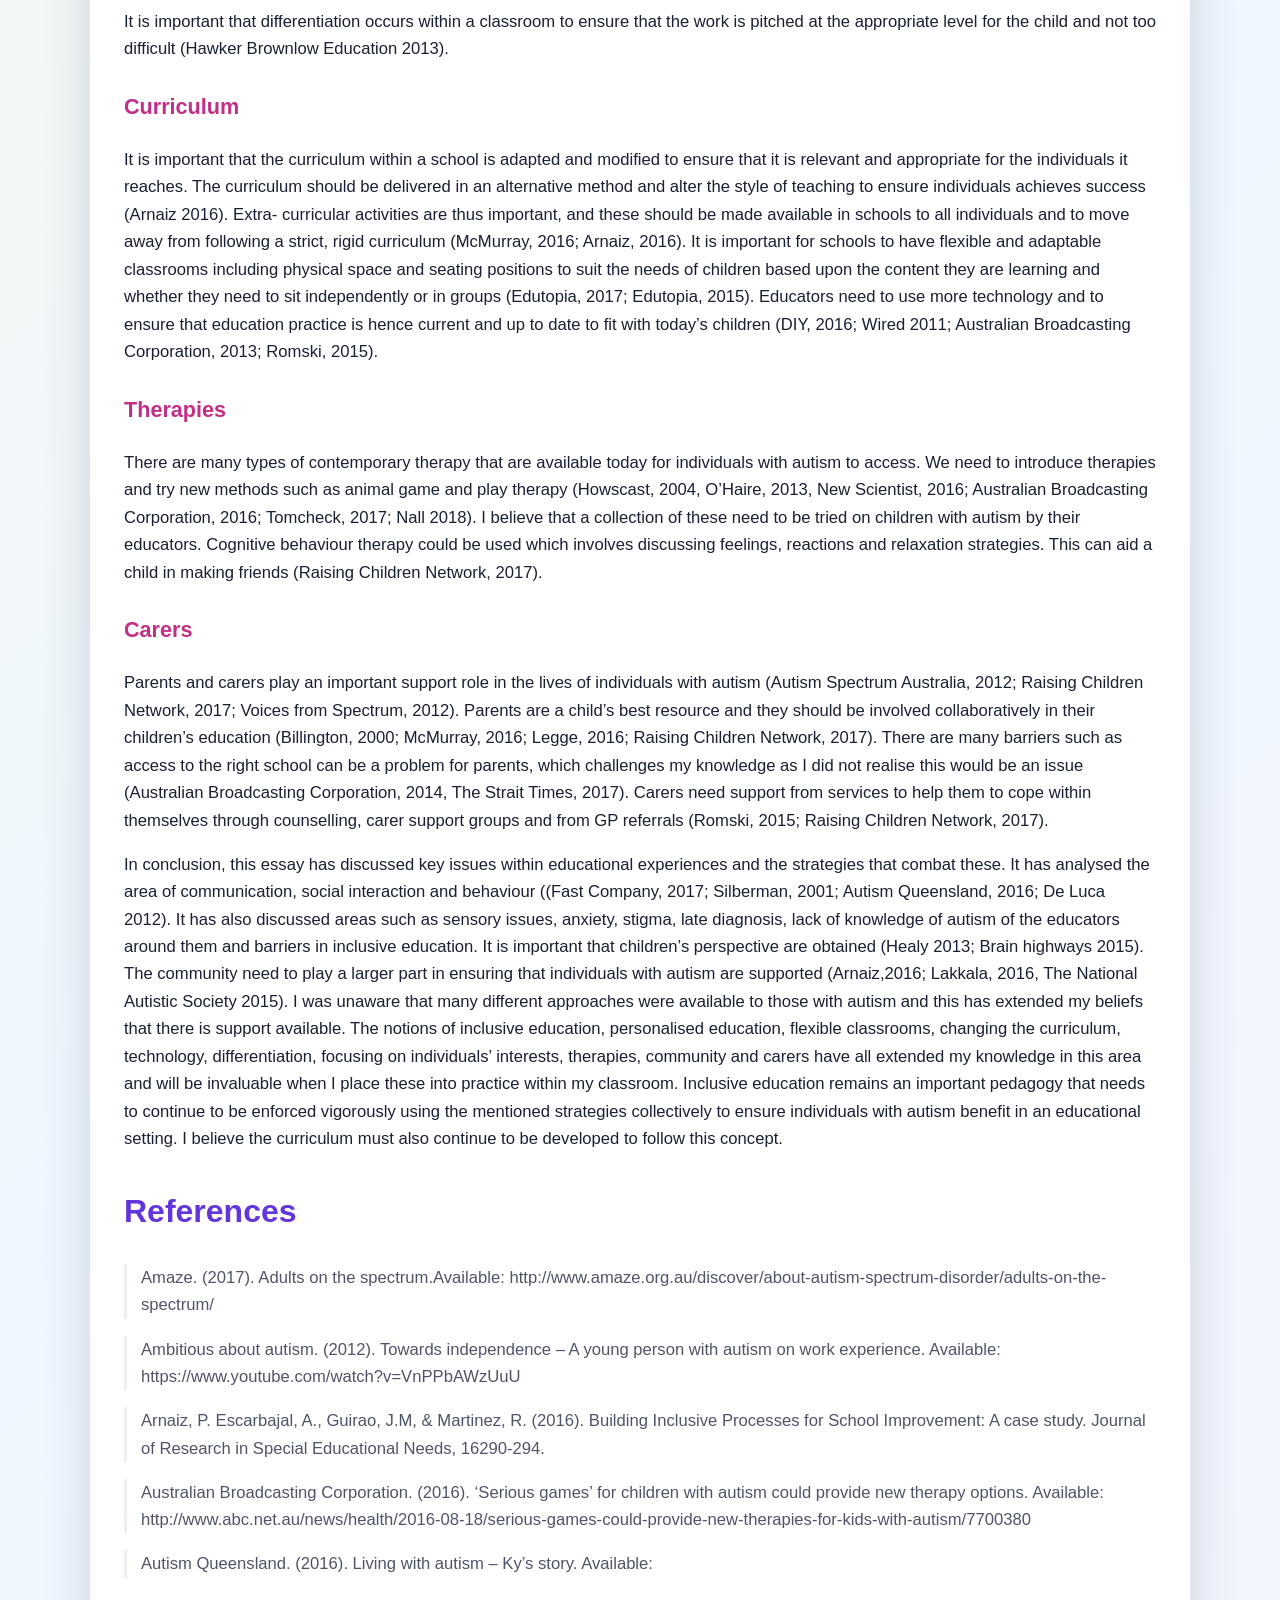
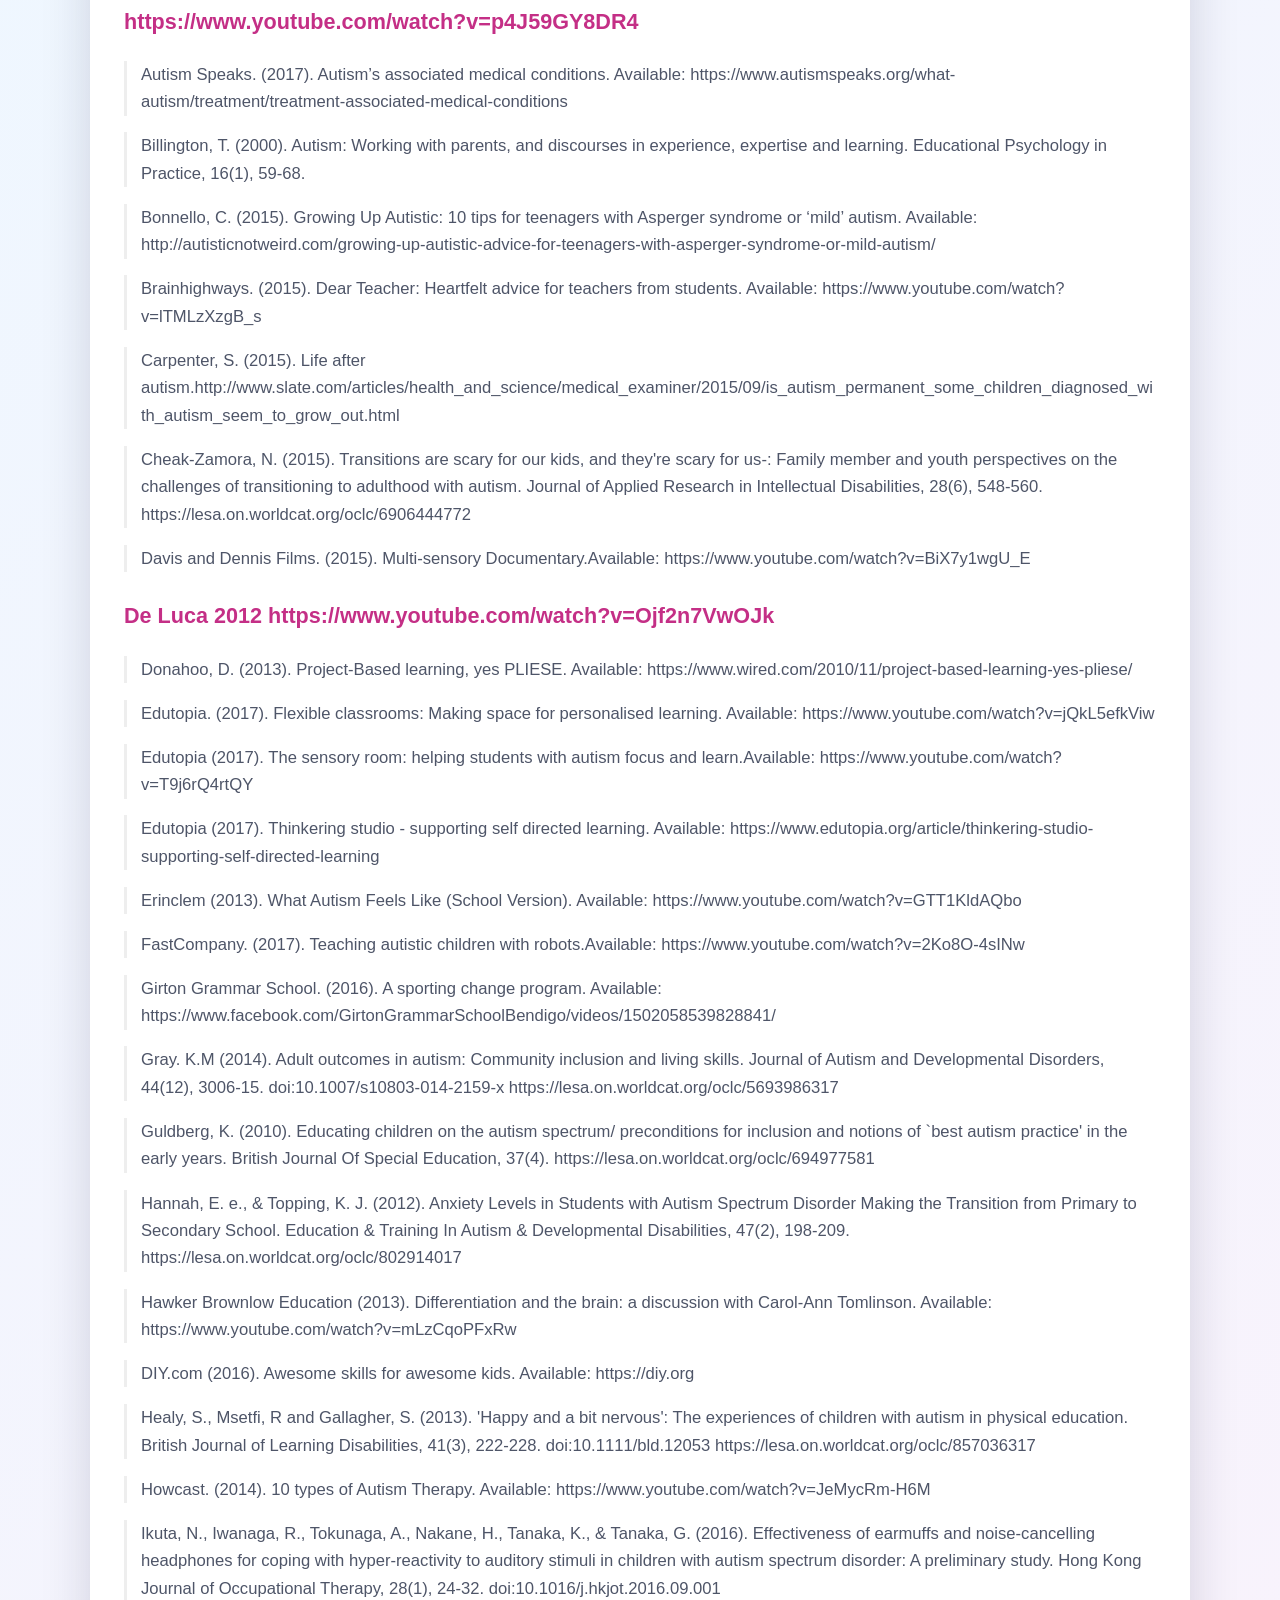
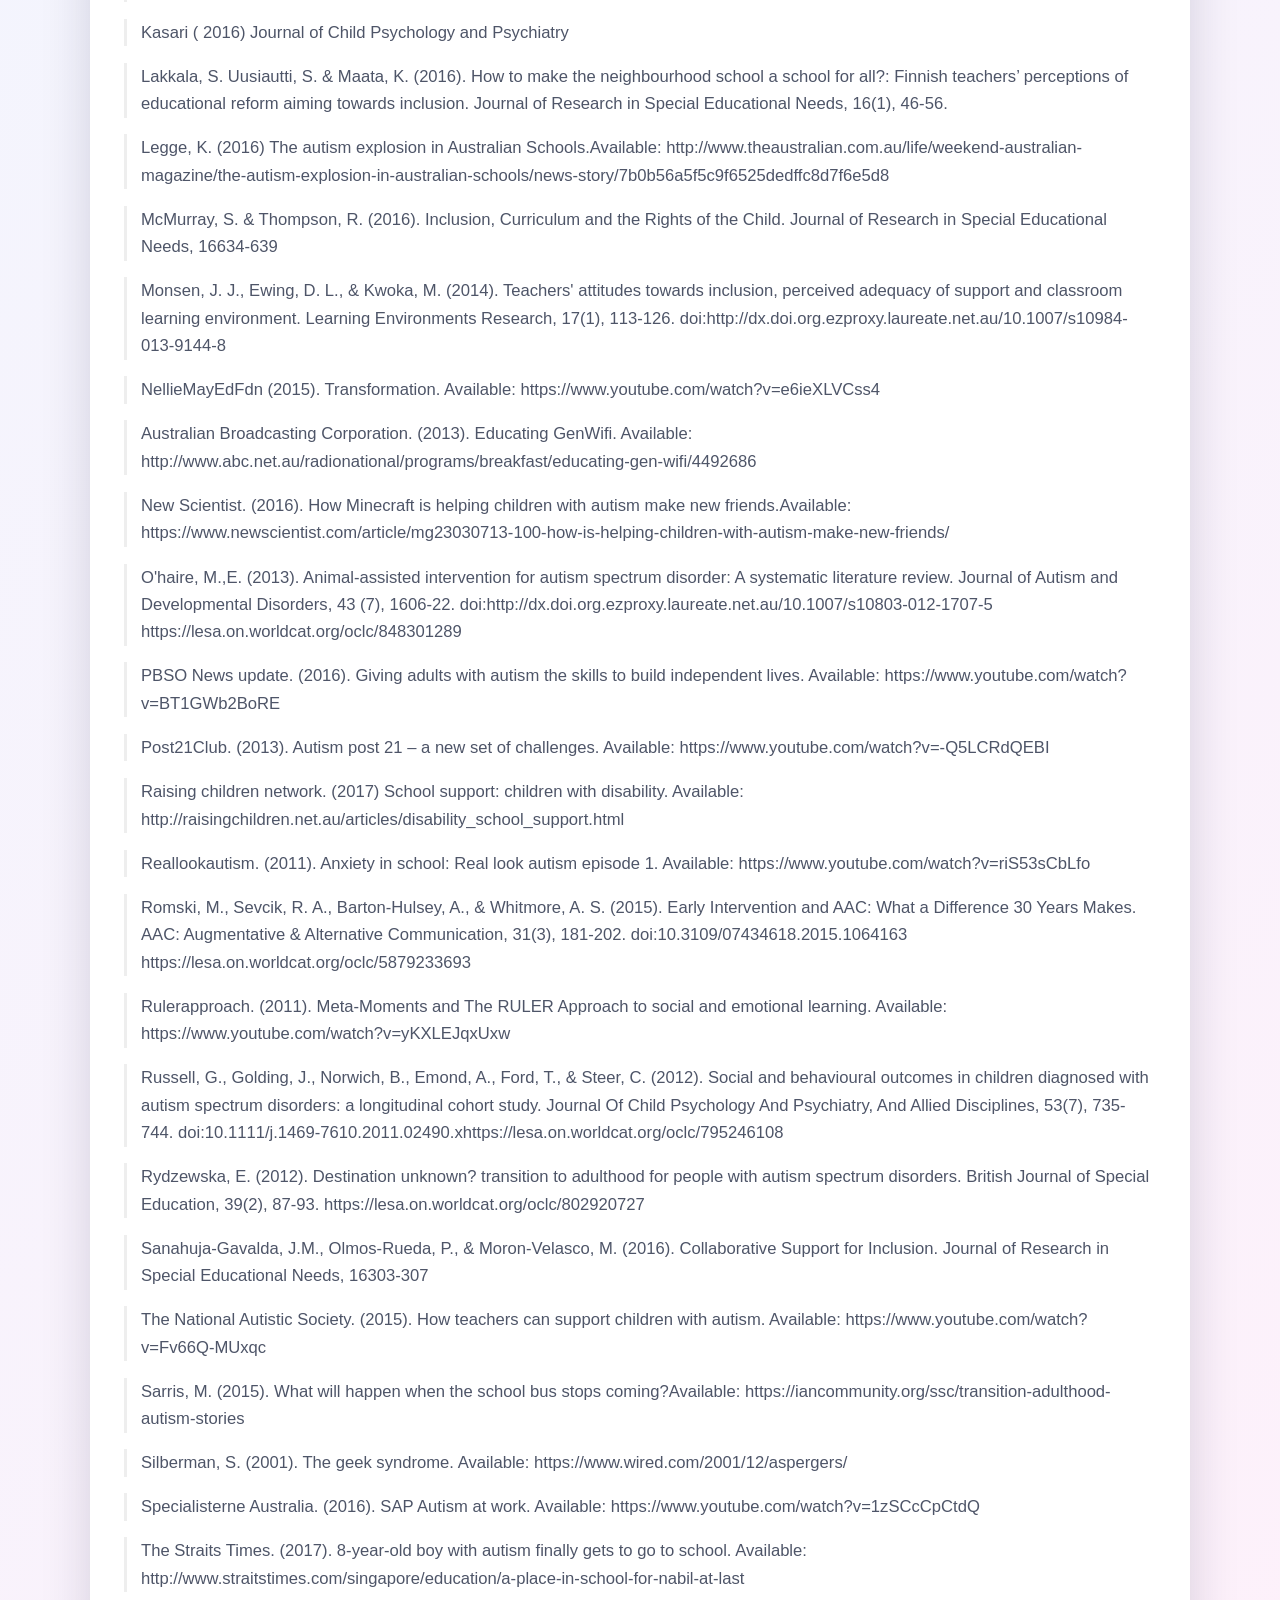
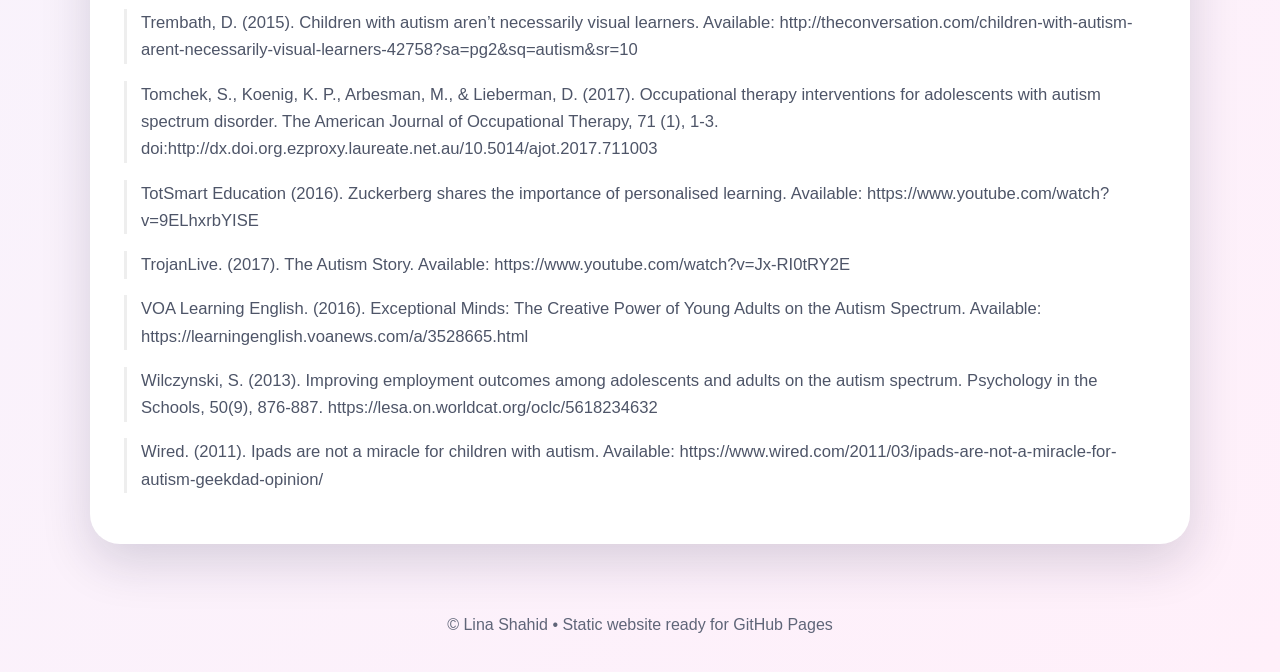
<file: essays/educational-experiences-autism.html>
<!doctype html><html lang="en"><head><meta charset="utf-8"><meta name="viewport" content="width=device-width,initial-scale=1,minimum-scale=1"><title>Educational Experiences and Autism | Lina's Autism & Special Needs Library</title><link rel="stylesheet" href="../assets/style.css"></head><body><header class="topbar"><nav class="nav"><a class="brand" href="../index.html"><span>∞</span>Lina's Autism & Special Needs Library</a><div class="links"><a href="../index.html#library">Essays</a><a href="../about.html">About</a></div></nav></header><section class="article-hero"><div class="article-hero-inner"><p class="tag">Autism • Education • Inclusion</p><h1>Educational Experiences and Autism</h1><p>A reflection on key issues, pedagogy and practice for supporting autistic learners.</p></div></section><main class="article"><div class="note"><strong>Reader note:</strong> This essay is adapted from university work and shared for education and reflection. Please use it as a starting point, not as medical, legal or diagnostic advice.</div><p><a class="btn" href="../originals/educational-experiences-autism-original.pdf" target="_blank" rel="noopener">Open original PDF</a></p><h2>Introduction</h2>
<p>This reflection will analyse the key issues within educational experiences that individuals with autism encounter. Individuals with autism have three main difficulties which are with communication, social interaction and behaviour (Fast Company, 2017; Silberman, 2001; Autism Queensland, 2016; De Luca 2012). These individuals are affected in areas such as having sensory issues, bullying in school, anxiety, stigma, late diagnosis, lack of knowledge of autism of the educators around them and barriers in inclusive education. It will analyse contemporary pedagogy and practices that extended, reinforced and challenged my beliefs. Areas to be discussed are inclusive education, personalised education, flexible classrooms, changing the curriculum, technology, differentiation, focusing on individuals’ interests, therapies, community and carers. From my perspective as a teacher, it is vital for individuals with autism to be included within education using strategies collectively. Moreover, the curriculum needs to be altered to ensure that is it relevant for this cohort of people too.</p>
<h3>Key Issues and practices implemented</h3>
<h3>Social interaction and communication</h3>
<p>A key issue many individuals with autism face is limitations in the area of communication and social interactions such as making friends (Amaze, 2017; Australian Family Physician, 2015; Erinclem,2013; Gray, 2014; Hannah, 2012; Healy, 2013; Nall, 2015; Raising Children, (n.d); The Atlantic, 2014). Girton Grammar School (2016) were able to introduce a sports program that allowed children with autism to make friends with children from different schools. This therefore is placing less onus on the skill of the sport and changes the focus to benefit children with this deficit. There are also therapies available to help with social communication (Howcast, 2014). Many individuals have issues with speech thus AAC devices aid individuals in this area (Romski, 2015).</p>
<h3>Behavioural issues</h3>
<p>Behaviour challenges can occur in individuals with autism and these can often arise such as if a routine or schedule is altered (Silberman, 2001; Cheak-Zamora, 2015). Behaviour therapy APA is recommended to combat poor behaviour (Carpenter, 2015; Nall, 2018).</p>
<h3>Sensory issues</h3>
<p>Another issue for individuals with autism is their sensory issues (Healy, 2013; De Luca 2012; Legge, 2016; Reallookautism, 2011). A child could be given headphones to reduce the surrounding noise which could help with example with anxiety (Ikuta, 2016, Hannah, 2012). It is important therefore that their sensory needs are met via for example a sensory room that two schools introduced in Australia (Edutopia, 2017; Davis and Dennis Films, 2015).</p>
<p>A notion that challenged me initially was I did not realise teachers were not confident supporting children with autism in their classrooms. After researching these areas, I was able to determine that many teachers do not have the training to be confident to ensure individuals with autism are included within their classroom. In addition to this, many fail to identify symptoms of autism (Healy, 2013; McMurray, 2016; Sanahuja, 2016; Lakkala, 2016; Monsen, 2014). Educators need the support of Allied Health professionals such as Speech Therapist and Occupational Therapist to be able to suggest strategies for them to implement within their classrooms (Howcast, 2014; Tomcheck, 2017).</p>
<h3>Mental health conditions:</h3>
<p>Many children with autism experience anxiety and have a negative self -evaluation of themselves (Hannah, 2012). Individuals need to be given options such as being advised to see a General Practitioner or counsellor or given anti-anxiety medication or access to behavioural programs (Australian Family Physician, 2015; The National Autistic Society, 2016; Carpenter, 2015; Autism Speaks, 2017). They can be advised to peruse websites for advice and support on mental health issue (Bonnello, 2015; The National Autistic Society, 2016).</p>
<h3>Late diagnosis</h3>
<p>It is important that a diagnosis of autism is made early on in an individual’s life (Legge 2016; Russel, Golding, Norwich, Emond, and Steer, 2012; Rydzewska, 2012; Sarris, 2015). This will enable a child to have the necessary support needs and interventions to be put into place immediately at school and at home. The definition of autism has also changed over several decades which has affected whether they receive support and whether their autism is diagnosed (Silberman, 2001; Voices from Spectrum, 2017; Rydzewska, 2012; Bonnello, 2015).</p>
<h3>Contemporary pedagogy and practices:</h3>
<h3>Education programs in schools</h3>
<p>Interventions are recommended for individuals with autism (Romski,2015, Guldberg, 2010; Kasari, 2016; Zenko, 2014; Carpenter, 2015). School plays a vital role in ensuring that individuals become equipped as they leave school organized for adulthood (Wilczynski, 2013). It is essential that education programs are introduced for individuals with disabilities this extended my beliefs as I did not realise there were so many available programs (Wilczynski, 2013; PBSO, 2016; Rulerapproach, 2011; Trojan Live, 2017).</p>
<h3>Individual Education Plans</h3>
<p>As a teacher, I am aware I must support the needs of the children in my class by implementing resources such as individual personalised education plans (Rydzewska, 2012 ; Gray, 2014 ; Ambitious about autism, 2012; Zenko, 2014, Romski, 2015; Guldberg, 2010; Sarris, 2015 ; Kasari, 2016; Trembath, 2015). These plans allow educators to consider a child’s specific needs and regularly set targets and goals. This extended my belief as I was aware of IEPS.</p>
<h3>Inclusive education</h3>
<p>It must be considered that educational experiences are important to all children via the inclusive education concept. This education pedagogy is integrated to ensure that individuals with special educational needs feel cherished, included and wanted which extended my beliefs (Monsen, 2014; Arnaiz, 2016; McMurray, 2016; Edutopia, 2017; Lakkala, 2016; Raising Children Network, 2017). The barrier to inclusion is that many schools feel that they are not appropriately equipped to cater for individuals with autism (McMurray, 2016; Sanahuja, 2016; The Strait Times, 2017, Arnaiz, 2016).</p>
<h3>Personalised learning</h3>
<p>Personalised learning is another contemporary practice and it is vital within a classroom to ensure that a child’s needs are met (Edutopia, 2017; Totsmart Education, 2016; Nellie May, 2015; Hawker Brownlow Education, 2015). It ensures that the work set by the teachers appeals and is engaging to the individual and therefore is subjective. Children need to be actively involved in their learning and more practical methods used (Arnaiz, 2016; Donahoo, 2013). Educators need to ensure that children are engaged in their learning by merging their strengths and interests into their learning (DIY, 2016; Edutopia, 2017; Donahoo, 2013; VOA, 2016; Bonnello, 2015; Post 21 Club, 2013; Forbes 2017; Silberman 2001).</p>
<h3>Differentiation</h3>
<p>It is important that differentiation occurs within a classroom to ensure that the work is pitched at the appropriate level for the child and not too difficult (Hawker Brownlow Education 2013).</p>
<h3>Curriculum</h3>
<p>It is important that the curriculum within a school is adapted and modified to ensure that it is relevant and appropriate for the individuals it reaches. The curriculum should be delivered in an alternative method and alter the style of teaching to ensure individuals achieves success (Arnaiz 2016). Extra- curricular activities are thus important, and these should be made available in schools to all individuals and to move away from following a strict, rigid curriculum (McMurray, 2016; Arnaiz, 2016). It is important for schools to have flexible and adaptable classrooms including physical space and seating positions to suit the needs of children based upon the content they are learning and whether they need to sit independently or in groups (Edutopia, 2017; Edutopia, 2015). Educators need to use more technology and to ensure that education practice is hence current and up to date to fit with today’s children (DIY, 2016; Wired 2011; Australian Broadcasting Corporation, 2013; Romski, 2015).</p>
<h3>Therapies</h3>
<p>There are many types of contemporary therapy that are available today for individuals with autism to access. We need to introduce therapies and try new methods such as animal game and play therapy (Howscast, 2004, O’Haire, 2013, New Scientist, 2016; Australian Broadcasting Corporation, 2016; Tomcheck, 2017; Nall 2018). I believe that a collection of these need to be tried on children with autism by their educators. Cognitive behaviour therapy could be used which involves discussing feelings, reactions and relaxation strategies. This can aid a child in making friends (Raising Children Network, 2017).</p>
<h3>Carers</h3>
<p>Parents and carers play an important support role in the lives of individuals with autism (Autism Spectrum Australia, 2012; Raising Children Network, 2017; Voices from Spectrum, 2012). Parents are a child’s best resource and they should be involved collaboratively in their children’s education (Billington, 2000; McMurray, 2016; Legge, 2016; Raising Children Network, 2017). There are many barriers such as access to the right school can be a problem for parents, which challenges my knowledge as I did not realise this would be an issue (Australian Broadcasting Corporation, 2014, The Strait Times, 2017). Carers need support from services to help them to cope within themselves through counselling, carer support groups and from GP referrals (Romski, 2015; Raising Children Network, 2017).</p>
<p>In conclusion, this essay has discussed key issues within educational experiences and the strategies that combat these. It has analysed the area of communication, social interaction and behaviour ((Fast Company, 2017; Silberman, 2001; Autism Queensland, 2016; De Luca 2012). It has also discussed areas such as sensory issues, anxiety, stigma, late diagnosis, lack of knowledge of autism of the educators around them and barriers in inclusive education. It is important that children’s perspective are obtained (Healy 2013; Brain highways 2015). The community need to play a larger part in ensuring that individuals with autism are supported (Arnaiz,2016; Lakkala, 2016, The National Autistic Society 2015). I was unaware that many different approaches were available to those with autism and this has extended my beliefs that there is support available. The notions of inclusive education, personalised education, flexible classrooms, changing the curriculum, technology, differentiation, focusing on individuals’ interests, therapies, community and carers have all extended my knowledge in this area and will be invaluable when I place these into practice within my classroom. Inclusive education remains an important pedagogy that needs to continue to be enforced vigorously using the mentioned strategies collectively to ensure individuals with autism benefit in an educational setting. I believe the curriculum must also continue to be developed to follow this concept.</p>
<h2>References</h2>
<p class="reference">Amaze. (2017). Adults on the spectrum.Available: http://www.amaze.org.au/discover/about-autism-spectrum-disorder/adults-on-the-spectrum/</p>
<p class="reference">Ambitious about autism. (2012). Towards independence – A young person with autism on work experience. Available: https://www.youtube.com/watch?v=VnPPbAWzUuU</p>
<p class="reference">Arnaiz, P. Escarbajal, A., Guirao, J.M, &amp; Martinez, R. (2016). Building Inclusive Processes for School Improvement: A case study. Journal of Research in Special Educational Needs, 16290-294.</p>
<p class="reference">Australian Broadcasting Corporation. (2016). ‘Serious games’ for children with autism could provide new therapy options. Available: http://www.abc.net.au/news/health/2016-08-18/serious-games-could-provide-new-therapies-for-kids-with-autism/7700380</p>
<p class="reference">Autism Queensland. (2016). Living with autism – Ky’s story. Available:</p>
<h3>https://www.youtube.com/watch?v=p4J59GY8DR4</h3>
<p class="reference">Autism Speaks. (2017). Autism’s associated medical conditions. Available: https://www.autismspeaks.org/what-autism/treatment/treatment-associated-medical-conditions</p>
<p class="reference">Billington, T. (2000). Autism: Working with parents, and discourses in experience, expertise and learning. Educational Psychology in Practice, 16(1), 59-68.</p>
<p class="reference">Bonnello, C. (2015). Growing Up Autistic: 10 tips for teenagers with Asperger syndrome or ‘mild’ autism. Available: http://autisticnotweird.com/growing-up-autistic-advice-for-teenagers-with-asperger-syndrome-or-mild-autism/</p>
<p class="reference">Brainhighways. (2015). Dear Teacher: Heartfelt advice for teachers from students. Available: https://www.youtube.com/watch?v=lTMLzXzgB_s</p>
<p class="reference">Carpenter, S. (2015). Life after autism.http://www.slate.com/articles/health_and_science/medical_examiner/2015/09/is_autism_permanent_some_children_diagnosed_with_autism_seem_to_grow_out.html</p>
<p class="reference">Cheak-Zamora, N. (2015). Transitions are scary for our kids, and they&#x27;re scary for us-: Family member and youth perspectives on the challenges of transitioning to adulthood with autism. Journal of Applied Research in Intellectual Disabilities, 28(6), 548-560. https://lesa.on.worldcat.org/oclc/6906444772</p>
<p class="reference">Davis and Dennis Films. (2015). Multi-sensory Documentary.Available: https://www.youtube.com/watch?v=BiX7y1wgU_E</p>
<h3>De Luca 2012 https://www.youtube.com/watch?v=Ojf2n7VwOJk</h3>
<p class="reference">Donahoo, D. (2013). Project-Based learning, yes PLIESE. Available: https://www.wired.com/2010/11/project-based-learning-yes-pliese/</p>
<p class="reference">Edutopia. (2017). Flexible classrooms: Making space for personalised learning. Available: https://www.youtube.com/watch?v=jQkL5efkViw</p>
<p class="reference">Edutopia (2017). The sensory room: helping students with autism focus and learn.Available: https://www.youtube.com/watch?v=T9j6rQ4rtQY</p>
<p class="reference">Edutopia (2017). Thinkering studio - supporting self directed learning. Available: https://www.edutopia.org/article/thinkering-studio-supporting-self-directed-learning</p>
<p class="reference">Erinclem (2013). What Autism Feels Like (School Version). Available: https://www.youtube.com/watch?v=GTT1KldAQbo</p>
<p class="reference">FastCompany. (2017). Teaching autistic children with robots.Available: https://www.youtube.com/watch?v=2Ko8O-4sINw</p>
<p class="reference">Girton Grammar School. (2016). A sporting change program. Available: https://www.facebook.com/GirtonGrammarSchoolBendigo/videos/1502058539828841/</p>
<p class="reference">Gray. K.M (2014). Adult outcomes in autism: Community inclusion and living skills. Journal of Autism and Developmental Disorders, 44(12), 3006-15. doi:10.1007/s10803-014-2159-x https://lesa.on.worldcat.org/oclc/5693986317</p>
<p class="reference">Guldberg, K. (2010). Educating children on the autism spectrum/ preconditions for inclusion and notions of `best autism practice&#x27; in the early years. British Journal Of Special Education, 37(4). https://lesa.on.worldcat.org/oclc/694977581</p>
<p class="reference">Hannah, E. e., &amp; Topping, K. J. (2012). Anxiety Levels in Students with Autism Spectrum Disorder Making the Transition from Primary to Secondary School. Education &amp; Training In Autism &amp; Developmental Disabilities, 47(2), 198-209. https://lesa.on.worldcat.org/oclc/802914017</p>
<p class="reference">Hawker Brownlow Education (2013). Differentiation and the brain: a discussion with Carol-Ann Tomlinson. Available: https://www.youtube.com/watch?v=mLzCqoPFxRw</p>
<p class="reference">DIY.com (2016). Awesome skills for awesome kids. Available: https://diy.org</p>
<p class="reference">Healy, S., Msetfi, R and Gallagher, S. (2013). &#x27;Happy and a bit nervous&#x27;: The experiences of children with autism in physical education. British Journal of Learning Disabilities, 41(3), 222-228. doi:10.1111/bld.12053 https://lesa.on.worldcat.org/oclc/857036317</p>
<p class="reference">Howcast. (2014). 10 types of Autism Therapy. Available: https://www.youtube.com/watch?v=JeMycRm-H6M</p>
<p class="reference">Ikuta, N., Iwanaga, R., Tokunaga, A., Nakane, H., Tanaka, K., &amp; Tanaka, G. (2016). Effectiveness of earmuffs and noise-cancelling headphones for coping with hyper-reactivity to auditory stimuli in children with autism spectrum disorder: A preliminary study. Hong Kong Journal of Occupational Therapy, 28(1), 24-32. doi:10.1016/j.hkjot.2016.09.001</p>
<p class="reference">Kasari ( 2016) Journal of Child Psychology and Psychiatry</p>
<p class="reference">Lakkala, S. Uusiautti, S. &amp; Maata, K. (2016). How to make the neighbourhood school a school for all?: Finnish teachers’ perceptions of educational reform aiming towards inclusion. Journal of Research in Special Educational Needs, 16(1), 46-56.</p>
<p class="reference">Legge, K. (2016) The autism explosion in Australian Schools.Available: http://www.theaustralian.com.au/life/weekend-australian-magazine/the-autism-explosion-in-australian-schools/news-story/7b0b56a5f5c9f6525dedffc8d7f6e5d8</p>
<p class="reference">McMurray, S. &amp; Thompson, R. (2016). Inclusion, Curriculum and the Rights of the Child. Journal of Research in Special Educational Needs, 16634-639</p>
<p class="reference">Monsen, J. J., Ewing, D. L., &amp; Kwoka, M. (2014). Teachers&#x27; attitudes towards inclusion, perceived adequacy of support and classroom learning environment. Learning Environments Research, 17(1), 113-126. doi:http://dx.doi.org.ezproxy.laureate.net.au/10.1007/s10984-013-9144-8</p>
<p class="reference">NellieMayEdFdn (2015). Transformation. Available: https://www.youtube.com/watch?v=e6ieXLVCss4</p>
<p class="reference">Australian Broadcasting Corporation. (2013). Educating GenWifi. Available: http://www.abc.net.au/radionational/programs/breakfast/educating-gen-wifi/4492686</p>
<p class="reference">New Scientist. (2016). How Minecraft is helping children with autism make new friends.Available: https://www.newscientist.com/article/mg23030713-100-how-is-helping-children-with-autism-make-new-friends/</p>
<p class="reference">O&#x27;haire, M.,E. (2013). Animal-assisted intervention for autism spectrum disorder: A systematic literature review. Journal of Autism and Developmental Disorders, 43 (7), 1606-22. doi:http://dx.doi.org.ezproxy.laureate.net.au/10.1007/s10803-012-1707-5 https://lesa.on.worldcat.org/oclc/848301289</p>
<p class="reference">PBSO News update. (2016). Giving adults with autism the skills to build independent lives. Available: https://www.youtube.com/watch?v=BT1GWb2BoRE</p>
<p class="reference">Post21Club. (2013). Autism post 21 – a new set of challenges. Available: https://www.youtube.com/watch?v=-Q5LCRdQEBI</p>
<p class="reference">Raising children network. (2017) School support: children with disability. Available: http://raisingchildren.net.au/articles/disability_school_support.html</p>
<p class="reference">Reallookautism. (2011). Anxiety in school: Real look autism episode 1. Available: https://www.youtube.com/watch?v=riS53sCbLfo</p>
<p class="reference">Romski, M., Sevcik, R. A., Barton-Hulsey, A., &amp; Whitmore, A. S. (2015). Early Intervention and AAC: What a Difference 30 Years Makes. AAC: Augmentative &amp; Alternative Communication, 31(3), 181-202. doi:10.3109/07434618.2015.1064163 https://lesa.on.worldcat.org/oclc/5879233693</p>
<p class="reference">Rulerapproach. (2011). Meta-Moments and The RULER Approach to social and emotional learning. Available: https://www.youtube.com/watch?v=yKXLEJqxUxw</p>
<p class="reference">Russell, G., Golding, J., Norwich, B., Emond, A., Ford, T., &amp; Steer, C. (2012). Social and behavioural outcomes in children diagnosed with autism spectrum disorders: a longitudinal cohort study. Journal Of Child Psychology And Psychiatry, And Allied Disciplines, 53(7), 735-744. doi:10.1111/j.1469-7610.2011.02490.xhttps://lesa.on.worldcat.org/oclc/795246108</p>
<p class="reference">Rydzewska, E. (2012). Destination unknown? transition to adulthood for people with autism spectrum disorders. British Journal of Special Education, 39(2), 87-93. https://lesa.on.worldcat.org/oclc/802920727</p>
<p class="reference">Sanahuja-Gavalda, J.M., Olmos-Rueda, P., &amp; Moron-Velasco, M. (2016). Collaborative Support for Inclusion. Journal of Research in Special Educational Needs, 16303-307</p>
<p class="reference">The National Autistic Society. (2015). How teachers can support children with autism. Available: https://www.youtube.com/watch?v=Fv66Q-MUxqc</p>
<p class="reference">Sarris, M. (2015). What will happen when the school bus stops coming?Available: https://iancommunity.org/ssc/transition-adulthood-autism-stories</p>
<p class="reference">Silberman, S. (2001). The geek syndrome. Available: https://www.wired.com/2001/12/aspergers/</p>
<p class="reference">Specialisterne Australia. (2016). SAP Autism at work. Available: https://www.youtube.com/watch?v=1zSCcCpCtdQ</p>
<p class="reference">The Straits Times. (2017). 8-year-old boy with autism finally gets to go to school. Available: http://www.straitstimes.com/singapore/education/a-place-in-school-for-nabil-at-last</p>
<p class="reference">Trembath, D. (2015). Children with autism aren’t necessarily visual learners. Available: http://theconversation.com/children-with-autism-arent-necessarily-visual-learners-42758?sa=pg2&amp;sq=autism&amp;sr=10</p>
<p class="reference">Tomchek, S., Koenig, K. P., Arbesman, M., &amp; Lieberman, D. (2017). Occupational therapy interventions for adolescents with autism spectrum disorder. The American Journal of Occupational Therapy, 71 (1), 1-3. doi:http://dx.doi.org.ezproxy.laureate.net.au/10.5014/ajot.2017.711003</p>
<p class="reference">TotSmart Education (2016). Zuckerberg shares the importance of personalised learning. Available: https://www.youtube.com/watch?v=9ELhxrbYISE</p>
<p class="reference">TrojanLive. (2017). The Autism Story. Available: https://www.youtube.com/watch?v=Jx-RI0tRY2E</p>
<p class="reference">VOA Learning English. (2016). Exceptional Minds: The Creative Power of Young Adults on the Autism Spectrum. Available: https://learningenglish.voanews.com/a/3528665.html</p>
<p class="reference">Wilczynski, S. (2013). Improving employment outcomes among adolescents and adults on the autism spectrum. Psychology in the Schools, 50(9), 876-887. https://lesa.on.worldcat.org/oclc/5618234632</p>
<p class="reference">Wired. (2011). Ipads are not a miracle for children with autism. Available: https://www.wired.com/2011/03/ipads-are-not-a-miracle-for-autism-geekdad-opinion/</p></main><footer class="footer">© Lina Shahid • Static website ready for GitHub Pages</footer></body></html>
</file>
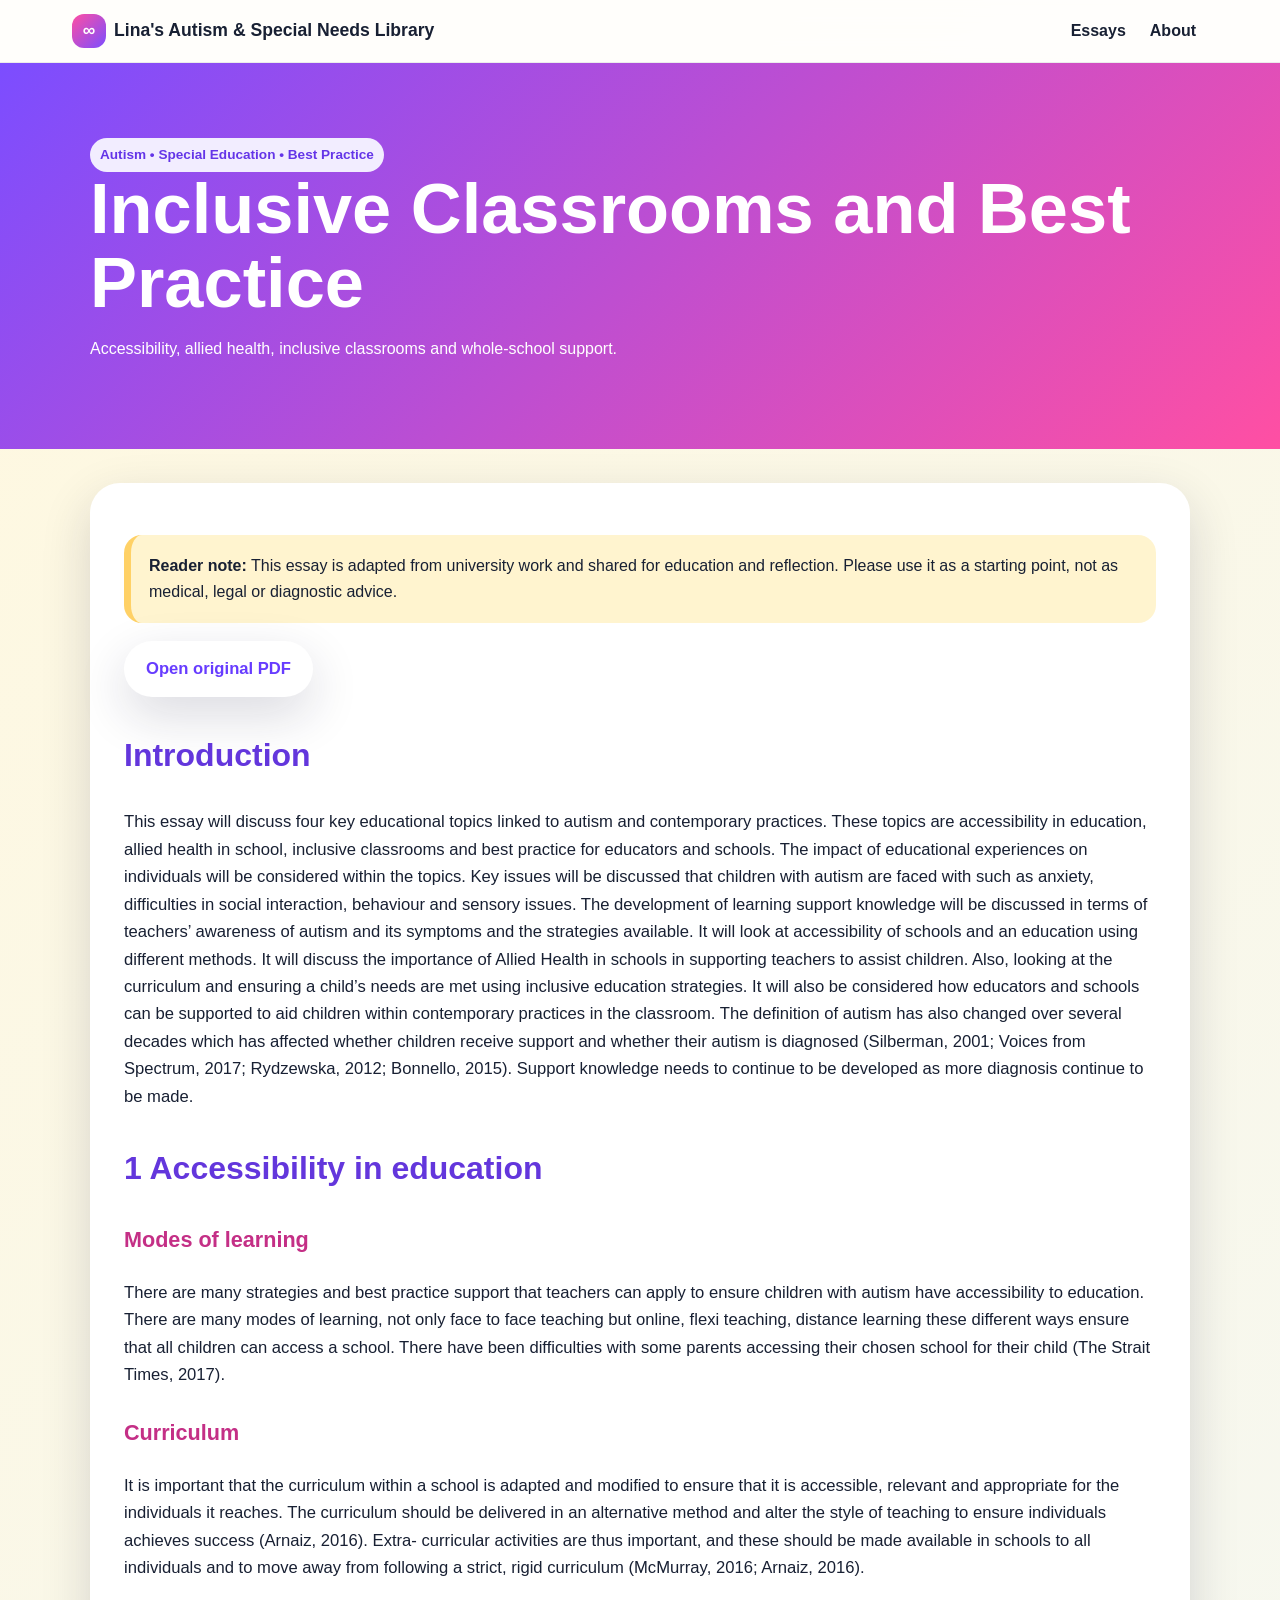
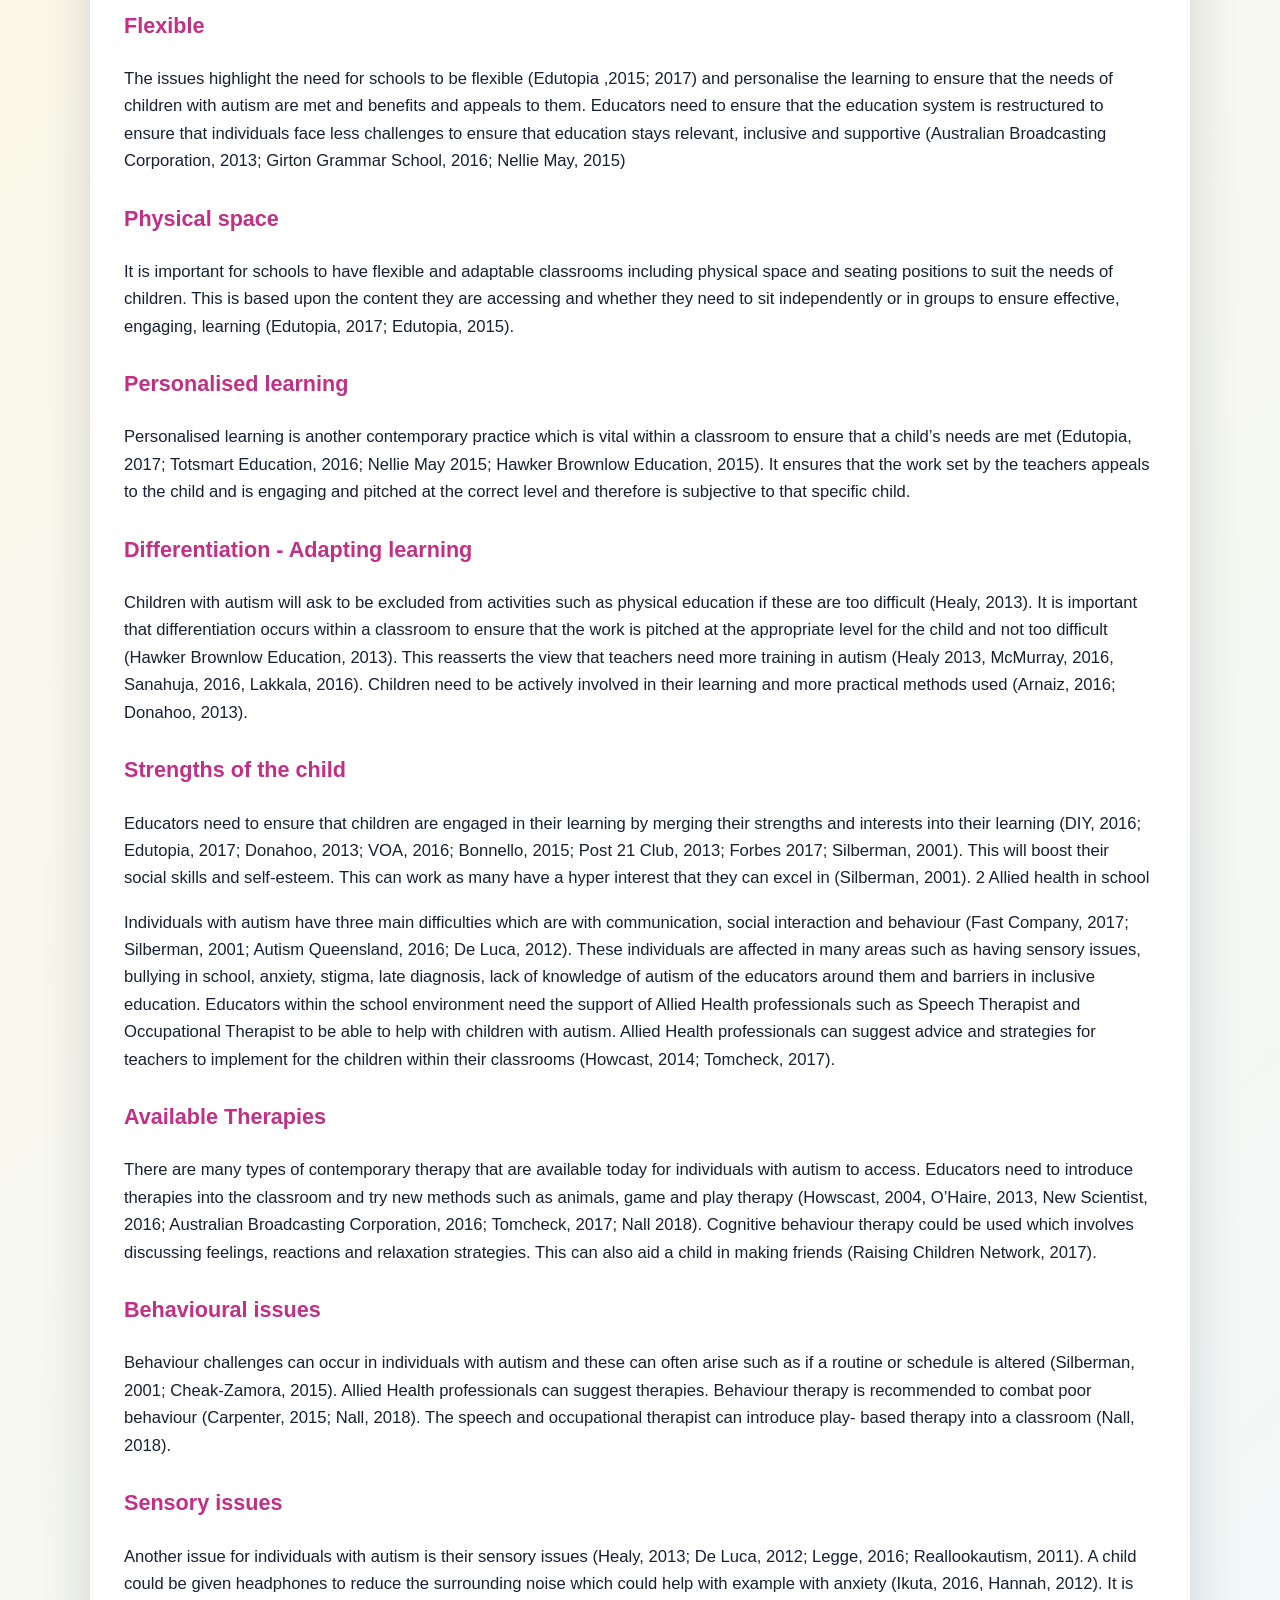
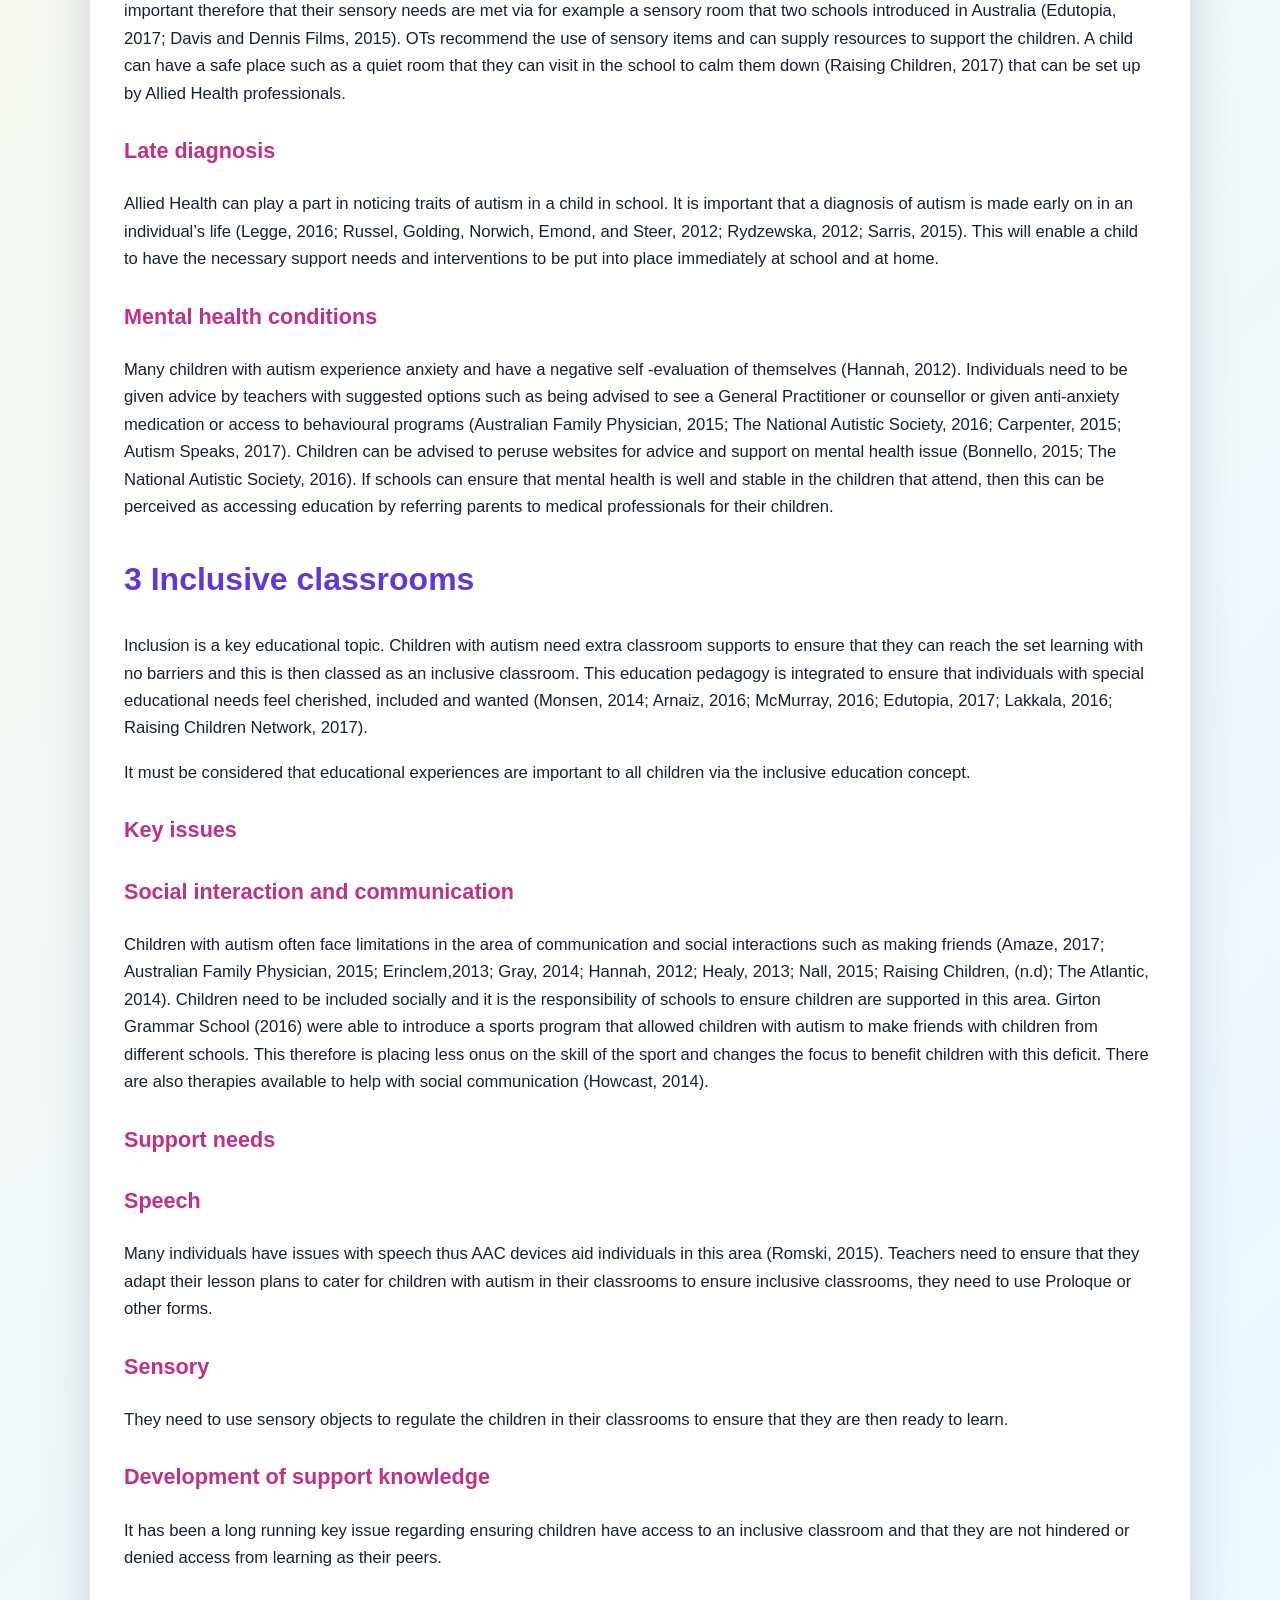
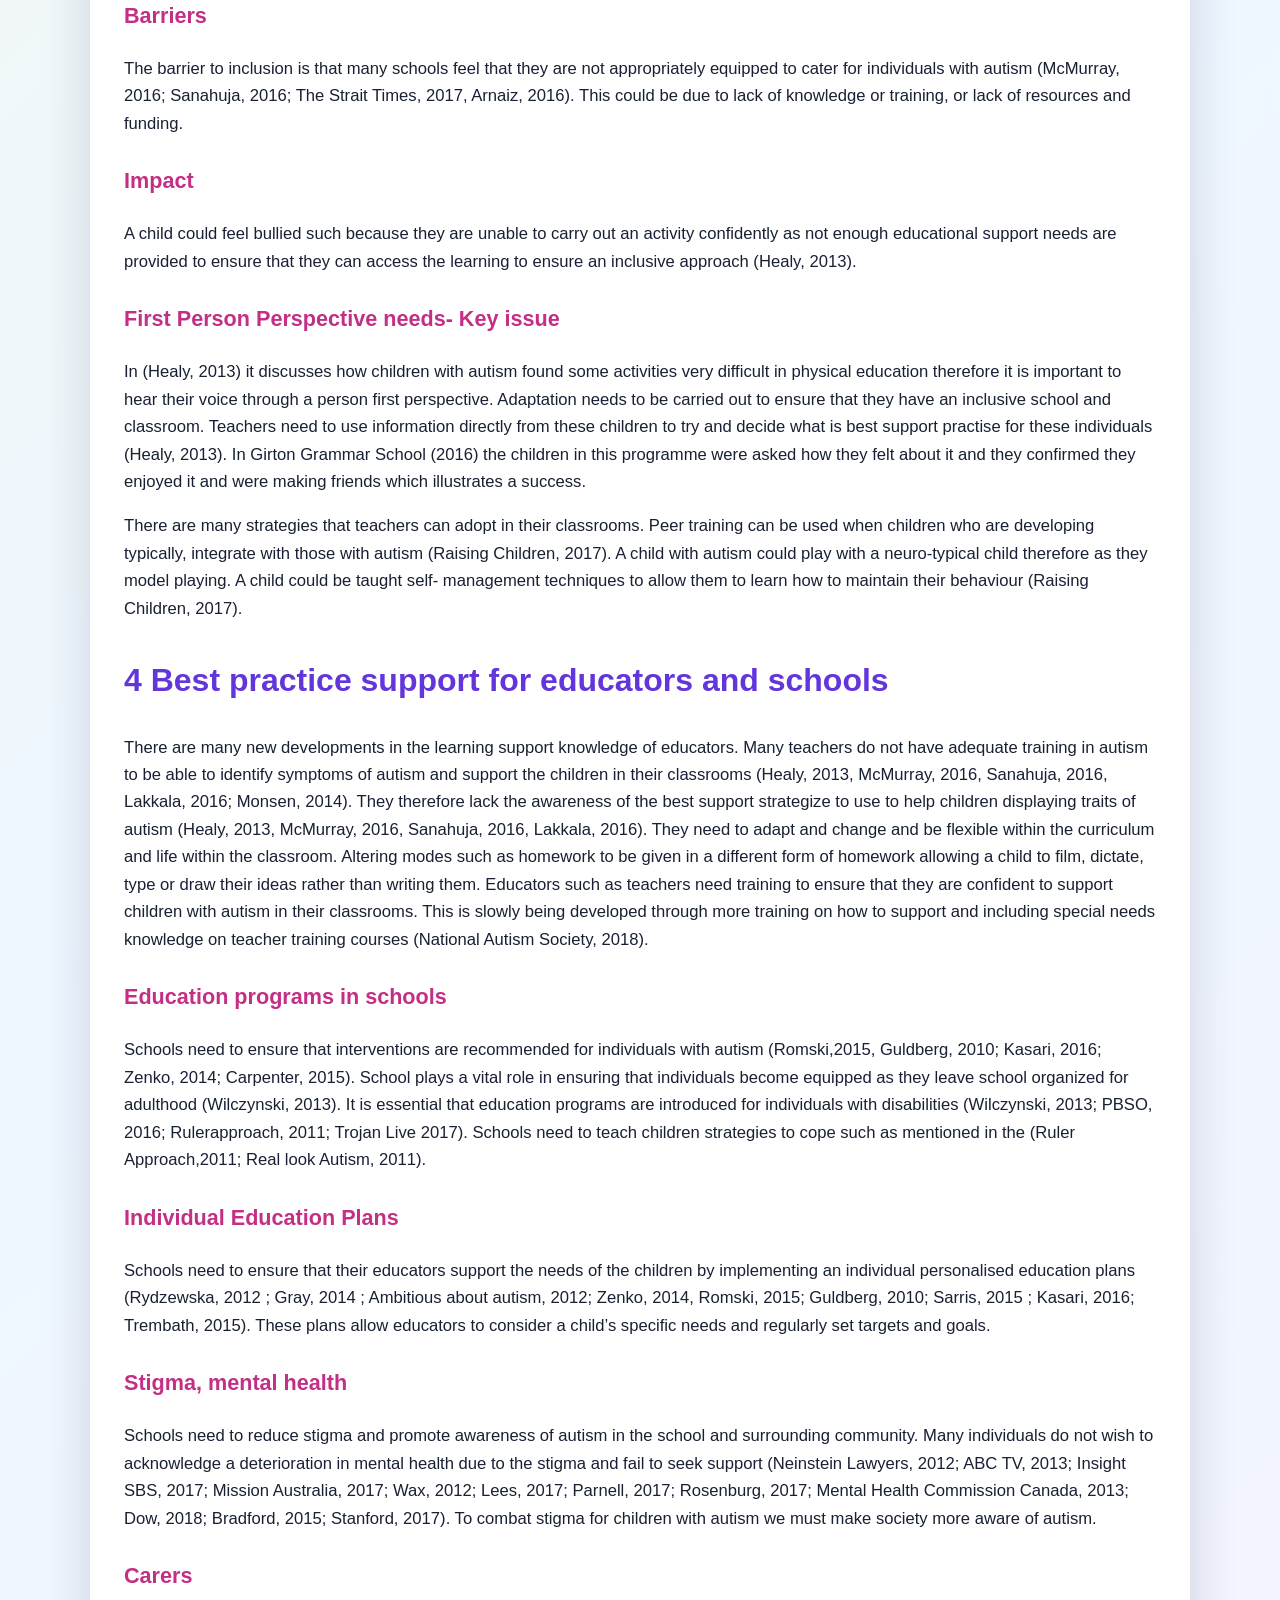
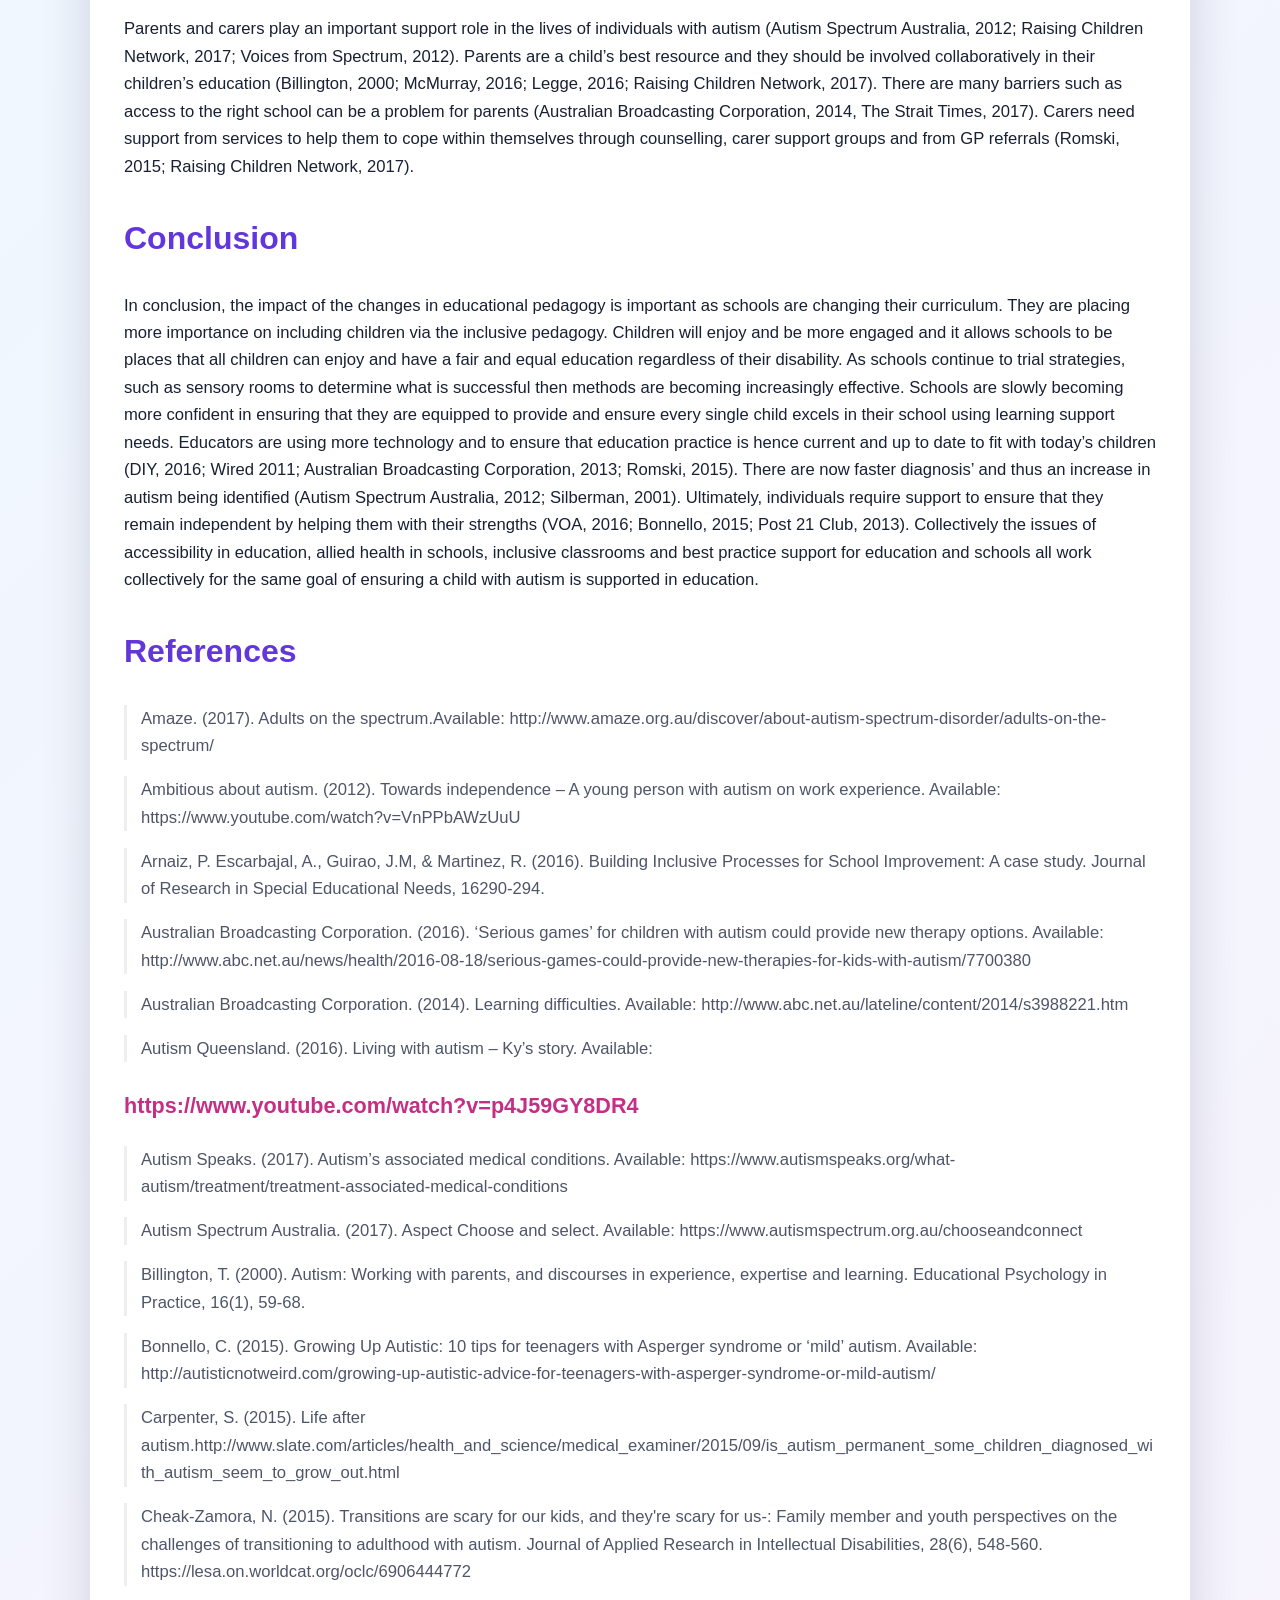
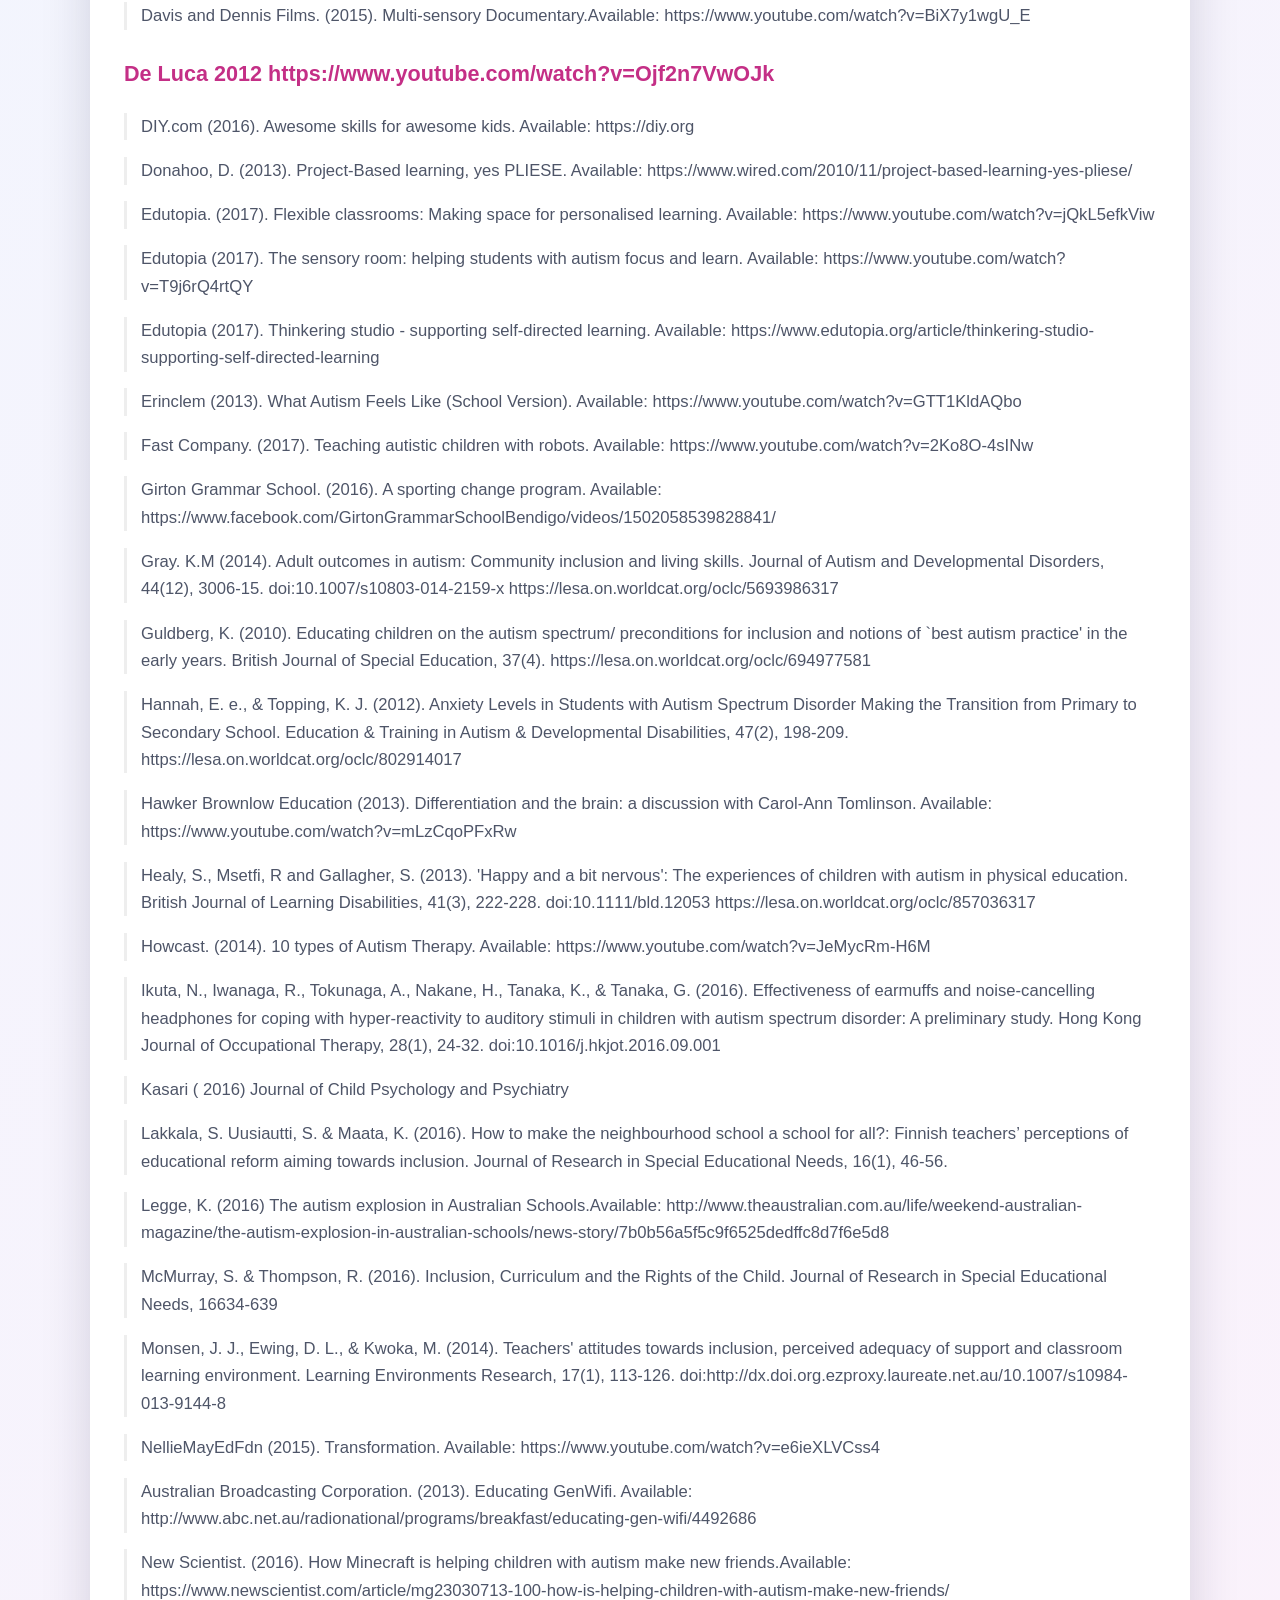
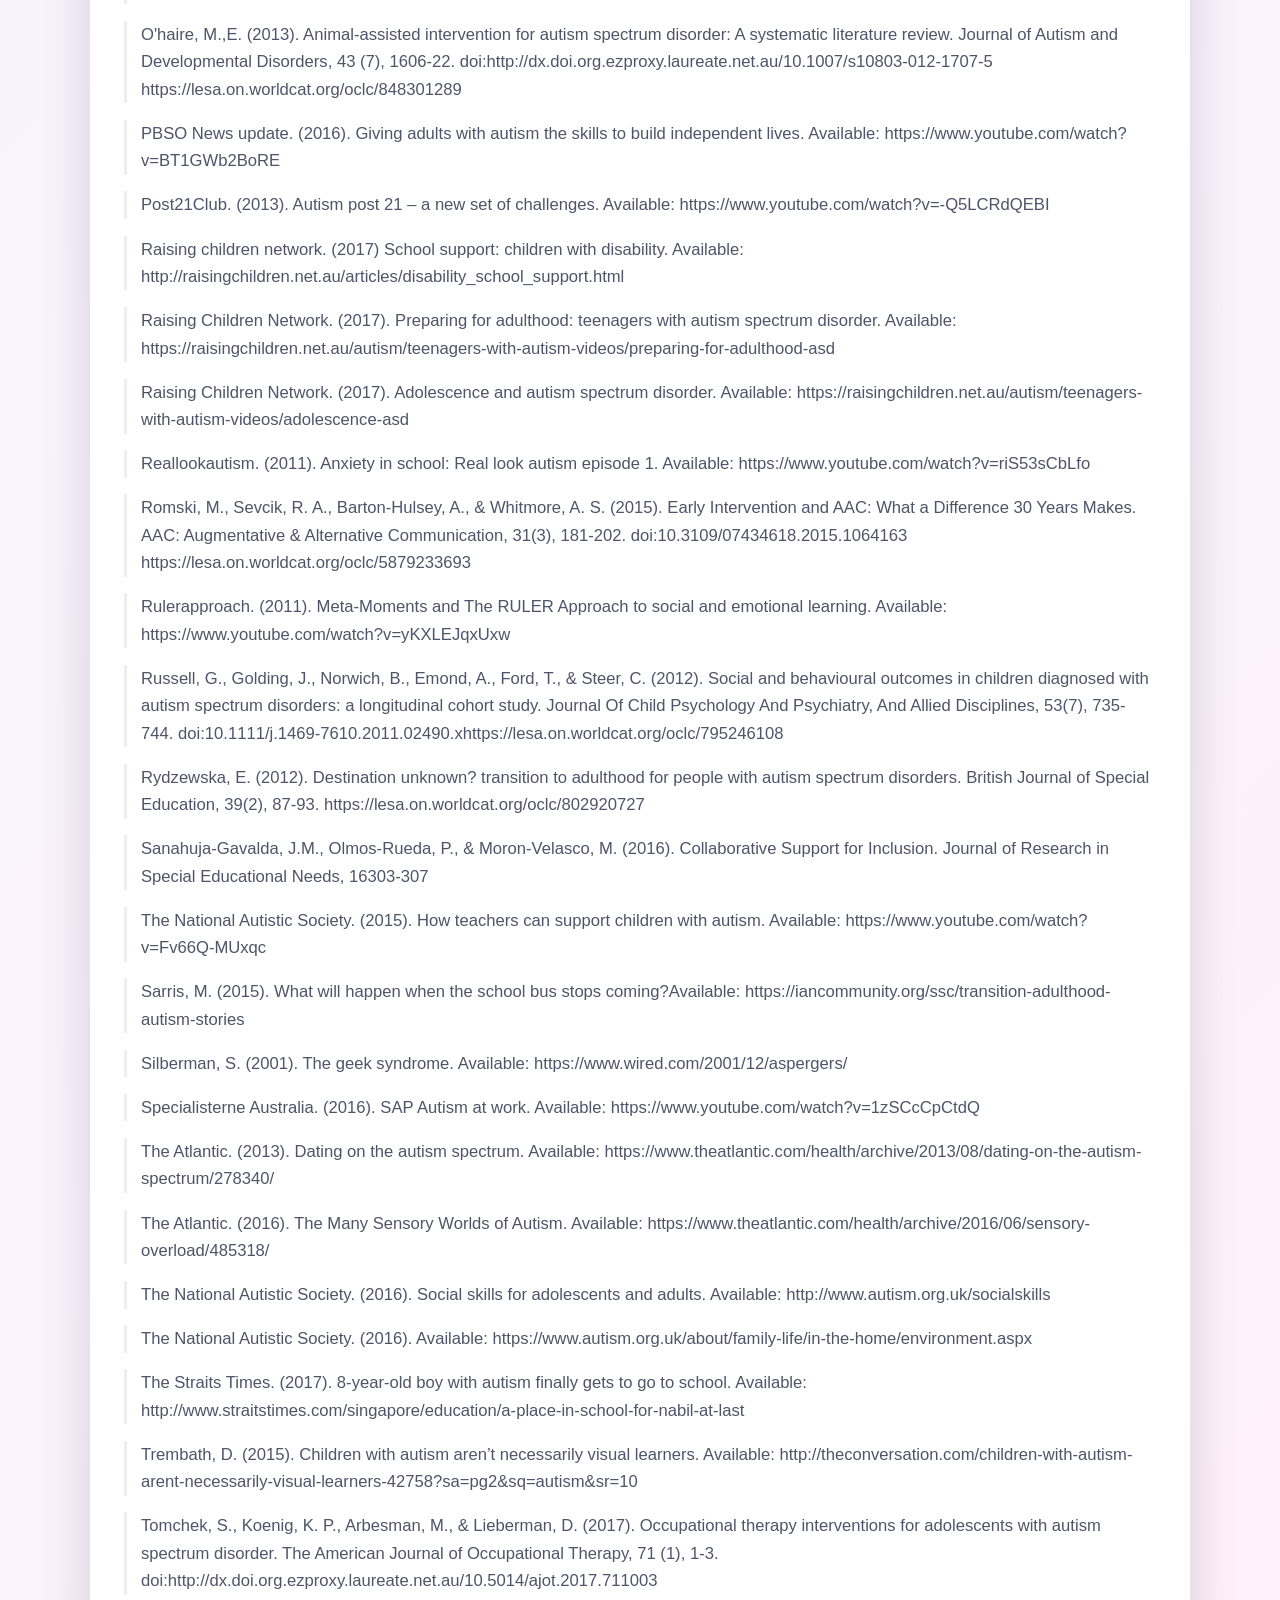
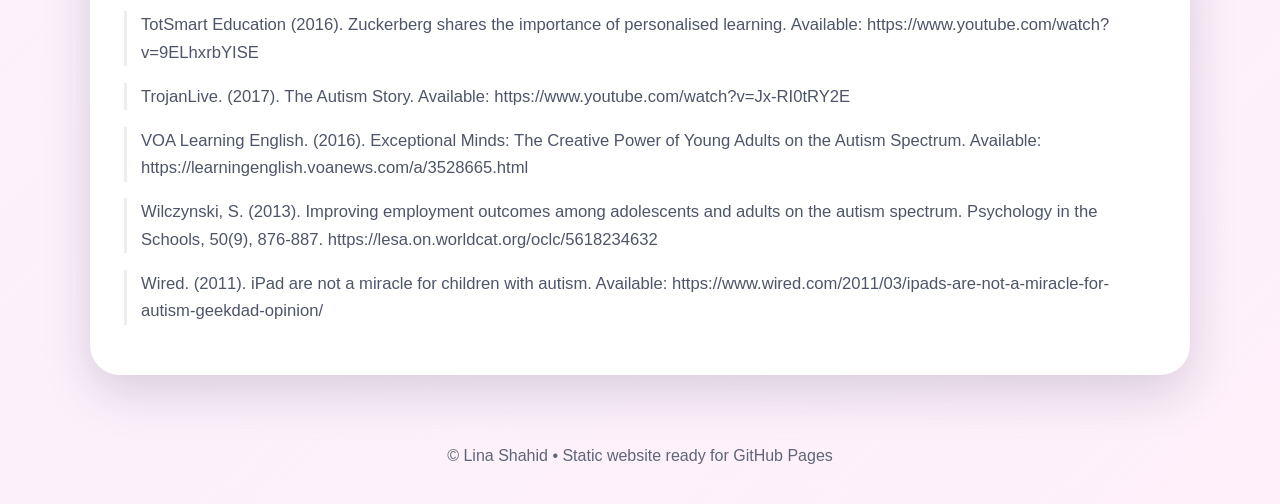
<file: essays/inclusive-classrooms-best-practice.html>
<!doctype html><html lang="en"><head><meta charset="utf-8"><meta name="viewport" content="width=device-width,initial-scale=1,minimum-scale=1"><title>Inclusive Classrooms and Best Practice | Lina's Autism & Special Needs Library</title><link rel="stylesheet" href="../assets/style.css"></head><body><header class="topbar"><nav class="nav"><a class="brand" href="../index.html"><span>∞</span>Lina's Autism & Special Needs Library</a><div class="links"><a href="../index.html#library">Essays</a><a href="../about.html">About</a></div></nav></header><section class="article-hero"><div class="article-hero-inner"><p class="tag">Autism • Special Education • Best Practice</p><h1>Inclusive Classrooms and Best Practice</h1><p>Accessibility, allied health, inclusive classrooms and whole-school support.</p></div></section><main class="article"><div class="note"><strong>Reader note:</strong> This essay is adapted from university work and shared for education and reflection. Please use it as a starting point, not as medical, legal or diagnostic advice.</div><p><a class="btn" href="../originals/inclusive-classrooms-best-practice-original.pdf" target="_blank" rel="noopener">Open original PDF</a></p><h2>Introduction</h2>
<p>This essay will discuss four key educational topics linked to autism and contemporary practices. These topics are accessibility in education, allied health in school, inclusive classrooms and best practice for educators and schools. The impact of educational experiences on individuals will be considered within the topics. Key issues will be discussed that children with autism are faced with such as anxiety, difficulties in social interaction, behaviour and sensory issues. The development of learning support knowledge will be discussed in terms of teachers’ awareness of autism and its symptoms and the strategies available. It will look at accessibility of schools and an education using different methods. It will discuss the importance of Allied Health in schools in supporting teachers to assist children. Also, looking at the curriculum and ensuring a child’s needs are met using inclusive education strategies. It will also be considered how educators and schools can be supported to aid children within contemporary practices in the classroom. The definition of autism has also changed over several decades which has affected whether children receive support and whether their autism is diagnosed (Silberman, 2001; Voices from Spectrum, 2017; Rydzewska, 2012; Bonnello, 2015). Support knowledge needs to continue to be developed as more diagnosis continue to be made.</p>
<h2>1 Accessibility in education</h2>
<h3>Modes of learning</h3>
<p>There are many strategies and best practice support that teachers can apply to ensure children with autism have accessibility to education. There are many modes of learning, not only face to face teaching but online, flexi teaching, distance learning these different ways ensure that all children can access a school. There have been difficulties with some parents accessing their chosen school for their child (The Strait Times, 2017).</p>
<h3>Curriculum</h3>
<p>It is important that the curriculum within a school is adapted and modified to ensure that it is accessible, relevant and appropriate for the individuals it reaches. The curriculum should be delivered in an alternative method and alter the style of teaching to ensure individuals achieves success (Arnaiz, 2016). Extra- curricular activities are thus important, and these should be made available in schools to all individuals and to move away from following a strict, rigid curriculum (McMurray, 2016; Arnaiz, 2016).</p>
<h3>Flexible</h3>
<p>The issues highlight the need for schools to be flexible (Edutopia ,2015; 2017) and personalise the learning to ensure that the needs of children with autism are met and benefits and appeals to them. Educators need to ensure that the education system is restructured to ensure that individuals face less challenges to ensure that education stays relevant, inclusive and supportive (Australian Broadcasting Corporation, 2013; Girton Grammar School, 2016; Nellie May, 2015)</p>
<h3>Physical space</h3>
<p>It is important for schools to have flexible and adaptable classrooms including physical space and seating positions to suit the needs of children. This is based upon the content they are accessing and whether they need to sit independently or in groups to ensure effective, engaging, learning (Edutopia, 2017; Edutopia, 2015).</p>
<h3>Personalised learning</h3>
<p>Personalised learning is another contemporary practice which is vital within a classroom to ensure that a child’s needs are met (Edutopia, 2017; Totsmart Education, 2016; Nellie May 2015; Hawker Brownlow Education, 2015). It ensures that the work set by the teachers appeals to the child and is engaging and pitched at the correct level and therefore is subjective to that specific child.</p>
<h3>Differentiation - Adapting learning</h3>
<p>Children with autism will ask to be excluded from activities such as physical education if these are too difficult (Healy, 2013). It is important that differentiation occurs within a classroom to ensure that the work is pitched at the appropriate level for the child and not too difficult (Hawker Brownlow Education, 2013). This reasserts the view that teachers need more training in autism (Healy 2013, McMurray, 2016, Sanahuja, 2016, Lakkala, 2016). Children need to be actively involved in their learning and more practical methods used (Arnaiz, 2016; Donahoo, 2013).</p>
<h3>Strengths of the child</h3>
<p>Educators need to ensure that children are engaged in their learning by merging their strengths and interests into their learning (DIY, 2016; Edutopia, 2017; Donahoo, 2013; VOA, 2016; Bonnello, 2015; Post 21 Club, 2013; Forbes 2017; Silberman, 2001). This will boost their social skills and self-esteem. This can work as many have a hyper interest that they can excel in (Silberman, 2001). 2 Allied health in school</p>
<p>Individuals with autism have three main difficulties which are with communication, social interaction and behaviour (Fast Company, 2017; Silberman, 2001; Autism Queensland, 2016; De Luca, 2012). These individuals are affected in many areas such as having sensory issues, bullying in school, anxiety, stigma, late diagnosis, lack of knowledge of autism of the educators around them and barriers in inclusive education. Educators within the school environment need the support of Allied Health professionals such as Speech Therapist and Occupational Therapist to be able to help with children with autism. Allied Health professionals can suggest advice and strategies for teachers to implement for the children within their classrooms (Howcast, 2014; Tomcheck, 2017).</p>
<h3>Available Therapies</h3>
<p>There are many types of contemporary therapy that are available today for individuals with autism to access. Educators need to introduce therapies into the classroom and try new methods such as animals, game and play therapy (Howscast, 2004, O’Haire, 2013, New Scientist, 2016; Australian Broadcasting Corporation, 2016; Tomcheck, 2017; Nall 2018). Cognitive behaviour therapy could be used which involves discussing feelings, reactions and relaxation strategies. This can also aid a child in making friends (Raising Children Network, 2017).</p>
<h3>Behavioural issues</h3>
<p>Behaviour challenges can occur in individuals with autism and these can often arise such as if a routine or schedule is altered (Silberman, 2001; Cheak-Zamora, 2015). Allied Health professionals can suggest therapies. Behaviour therapy is recommended to combat poor behaviour (Carpenter, 2015; Nall, 2018). The speech and occupational therapist can introduce play- based therapy into a classroom (Nall, 2018).</p>
<h3>Sensory issues</h3>
<p>Another issue for individuals with autism is their sensory issues (Healy, 2013; De Luca, 2012; Legge, 2016; Reallookautism, 2011). A child could be given headphones to reduce the surrounding noise which could help with example with anxiety (Ikuta, 2016, Hannah, 2012). It is important therefore that their sensory needs are met via for example a sensory room that two schools introduced in Australia (Edutopia, 2017; Davis and Dennis Films, 2015). OTs recommend the use of sensory items and can supply resources to support the children. A child can have a safe place such as a quiet room that they can visit in the school to calm them down (Raising Children, 2017) that can be set up by Allied Health professionals.</p>
<h3>Late diagnosis</h3>
<p>Allied Health can play a part in noticing traits of autism in a child in school. It is important that a diagnosis of autism is made early on in an individual’s life (Legge, 2016; Russel, Golding, Norwich, Emond, and Steer, 2012; Rydzewska, 2012; Sarris, 2015). This will enable a child to have the necessary support needs and interventions to be put into place immediately at school and at home.</p>
<h3>Mental health conditions</h3>
<p>Many children with autism experience anxiety and have a negative self -evaluation of themselves (Hannah, 2012). Individuals need to be given advice by teachers with suggested options such as being advised to see a General Practitioner or counsellor or given anti-anxiety medication or access to behavioural programs (Australian Family Physician, 2015; The National Autistic Society, 2016; Carpenter, 2015; Autism Speaks, 2017). Children can be advised to peruse websites for advice and support on mental health issue (Bonnello, 2015; The National Autistic Society, 2016). If schools can ensure that mental health is well and stable in the children that attend, then this can be perceived as accessing education by referring parents to medical professionals for their children.</p>
<h2>3 Inclusive classrooms</h2>
<p>Inclusion is a key educational topic. Children with autism need extra classroom supports to ensure that they can reach the set learning with no barriers and this is then classed as an inclusive classroom. This education pedagogy is integrated to ensure that individuals with special educational needs feel cherished, included and wanted (Monsen, 2014; Arnaiz, 2016; McMurray, 2016; Edutopia, 2017; Lakkala, 2016; Raising Children Network, 2017).</p>
<p>It must be considered that educational experiences are important to all children via the inclusive education concept.</p>
<h3>Key issues</h3>
<h3>Social interaction and communication</h3>
<p>Children with autism often face limitations in the area of communication and social interactions such as making friends (Amaze, 2017; Australian Family Physician, 2015; Erinclem,2013; Gray, 2014; Hannah, 2012; Healy, 2013; Nall, 2015; Raising Children, (n.d); The Atlantic, 2014). Children need to be included socially and it is the responsibility of schools to ensure children are supported in this area. Girton Grammar School (2016) were able to introduce a sports program that allowed children with autism to make friends with children from different schools. This therefore is placing less onus on the skill of the sport and changes the focus to benefit children with this deficit. There are also therapies available to help with social communication (Howcast, 2014).</p>
<h3>Support needs</h3>
<h3>Speech</h3>
<p>Many individuals have issues with speech thus AAC devices aid individuals in this area (Romski, 2015). Teachers need to ensure that they adapt their lesson plans to cater for children with autism in their classrooms to ensure inclusive classrooms, they need to use Proloque or other forms.</p>
<h3>Sensory</h3>
<p>They need to use sensory objects to regulate the children in their classrooms to ensure that they are then ready to learn.</p>
<h3>Development of support knowledge</h3>
<p>It has been a long running key issue regarding ensuring children have access to an inclusive classroom and that they are not hindered or denied access from learning as their peers.</p>
<h3>Barriers</h3>
<p>The barrier to inclusion is that many schools feel that they are not appropriately equipped to cater for individuals with autism (McMurray, 2016; Sanahuja, 2016; The Strait Times, 2017, Arnaiz, 2016). This could be due to lack of knowledge or training, or lack of resources and funding.</p>
<h3>Impact</h3>
<p>A child could feel bullied such because they are unable to carry out an activity confidently as not enough educational support needs are provided to ensure that they can access the learning to ensure an inclusive approach (Healy, 2013).</p>
<h3>First Person Perspective needs- Key issue</h3>
<p>In (Healy, 2013) it discusses how children with autism found some activities very difficult in physical education therefore it is important to hear their voice through a person first perspective. Adaptation needs to be carried out to ensure that they have an inclusive school and classroom. Teachers need to use information directly from these children to try and decide what is best support practise for these individuals (Healy, 2013). In Girton Grammar School (2016) the children in this programme were asked how they felt about it and they confirmed they enjoyed it and were making friends which illustrates a success.</p>
<p>There are many strategies that teachers can adopt in their classrooms. Peer training can be used when children who are developing typically, integrate with those with autism (Raising Children, 2017). A child with autism could play with a neuro-typical child therefore as they model playing. A child could be taught self- management techniques to allow them to learn how to maintain their behaviour (Raising Children, 2017).</p>
<h2>4 Best practice support for educators and schools</h2>
<p>There are many new developments in the learning support knowledge of educators. Many teachers do not have adequate training in autism to be able to identify symptoms of autism and support the children in their classrooms (Healy, 2013, McMurray, 2016, Sanahuja, 2016, Lakkala, 2016; Monsen, 2014). They therefore lack the awareness of the best support strategize to use to help children displaying traits of autism (Healy, 2013, McMurray, 2016, Sanahuja, 2016, Lakkala, 2016). They need to adapt and change and be flexible within the curriculum and life within the classroom. Altering modes such as homework to be given in a different form of homework allowing a child to film, dictate, type or draw their ideas rather than writing them. Educators such as teachers need training to ensure that they are confident to support children with autism in their classrooms. This is slowly being developed through more training on how to support and including special needs knowledge on teacher training courses (National Autism Society, 2018).</p>
<h3>Education programs in schools</h3>
<p>Schools need to ensure that interventions are recommended for individuals with autism (Romski,2015, Guldberg, 2010; Kasari, 2016; Zenko, 2014; Carpenter, 2015). School plays a vital role in ensuring that individuals become equipped as they leave school organized for adulthood (Wilczynski, 2013). It is essential that education programs are introduced for individuals with disabilities (Wilczynski, 2013; PBSO, 2016; Rulerapproach, 2011; Trojan Live 2017). Schools need to teach children strategies to cope such as mentioned in the (Ruler Approach,2011; Real look Autism, 2011).</p>
<h3>Individual Education Plans</h3>
<p>Schools need to ensure that their educators support the needs of the children by implementing an individual personalised education plans (Rydzewska, 2012 ; Gray, 2014 ; Ambitious about autism, 2012; Zenko, 2014, Romski, 2015; Guldberg, 2010; Sarris, 2015 ; Kasari, 2016; Trembath, 2015). These plans allow educators to consider a child’s specific needs and regularly set targets and goals.</p>
<h3>Stigma, mental health</h3>
<p>Schools need to reduce stigma and promote awareness of autism in the school and surrounding community. Many individuals do not wish to acknowledge a deterioration in mental health due to the stigma and fail to seek support (Neinstein Lawyers, 2012; ABC TV, 2013; Insight SBS, 2017; Mission Australia, 2017; Wax, 2012; Lees, 2017; Parnell, 2017; Rosenburg, 2017; Mental Health Commission Canada, 2013; Dow, 2018; Bradford, 2015; Stanford, 2017). To combat stigma for children with autism we must make society more aware of autism.</p>
<h3>Carers</h3>
<p>Parents and carers play an important support role in the lives of individuals with autism (Autism Spectrum Australia, 2012; Raising Children Network, 2017; Voices from Spectrum, 2012). Parents are a child’s best resource and they should be involved collaboratively in their children’s education (Billington, 2000; McMurray, 2016; Legge, 2016; Raising Children Network, 2017). There are many barriers such as access to the right school can be a problem for parents (Australian Broadcasting Corporation, 2014, The Strait Times, 2017). Carers need support from services to help them to cope within themselves through counselling, carer support groups and from GP referrals (Romski, 2015; Raising Children Network, 2017).</p>
<h2>Conclusion</h2>
<p>In conclusion, the impact of the changes in educational pedagogy is important as schools are changing their curriculum. They are placing more importance on including children via the inclusive pedagogy. Children will enjoy and be more engaged and it allows schools to be places that all children can enjoy and have a fair and equal education regardless of their disability. As schools continue to trial strategies, such as sensory rooms to determine what is successful then methods are becoming increasingly effective. Schools are slowly becoming more confident in ensuring that they are equipped to provide and ensure every single child excels in their school using learning support needs. Educators are using more technology and to ensure that education practice is hence current and up to date to fit with today’s children (DIY, 2016; Wired 2011; Australian Broadcasting Corporation, 2013; Romski, 2015). There are now faster diagnosis’ and thus an increase in autism being identified (Autism Spectrum Australia, 2012; Silberman, 2001). Ultimately, individuals require support to ensure that they remain independent by helping them with their strengths (VOA, 2016; Bonnello, 2015; Post 21 Club, 2013). Collectively the issues of accessibility in education, allied health in schools, inclusive classrooms and best practice support for education and schools all work collectively for the same goal of ensuring a child with autism is supported in education.</p>
<h2>References</h2>
<p class="reference">Amaze. (2017). Adults on the spectrum.Available: http://www.amaze.org.au/discover/about-autism-spectrum-disorder/adults-on-the-spectrum/</p>
<p class="reference">Ambitious about autism. (2012). Towards independence – A young person with autism on work experience. Available: https://www.youtube.com/watch?v=VnPPbAWzUuU</p>
<p class="reference">Arnaiz, P. Escarbajal, A., Guirao, J.M, &amp; Martinez, R. (2016). Building Inclusive Processes for School Improvement: A case study. Journal of Research in Special Educational Needs, 16290-294.</p>
<p class="reference">Australian Broadcasting Corporation. (2016). ‘Serious games’ for children with autism could provide new therapy options. Available: http://www.abc.net.au/news/health/2016-08-18/serious-games-could-provide-new-therapies-for-kids-with-autism/7700380</p>
<p class="reference">Australian Broadcasting Corporation. (2014). Learning difficulties. Available: http://www.abc.net.au/lateline/content/2014/s3988221.htm</p>
<p class="reference">Autism Queensland. (2016). Living with autism – Ky’s story. Available:</p>
<h3>https://www.youtube.com/watch?v=p4J59GY8DR4</h3>
<p class="reference">Autism Speaks. (2017). Autism’s associated medical conditions. Available: https://www.autismspeaks.org/what-autism/treatment/treatment-associated-medical-conditions</p>
<p class="reference">Autism Spectrum Australia. (2017). Aspect Choose and select. Available: https://www.autismspectrum.org.au/chooseandconnect</p>
<p class="reference">Billington, T. (2000). Autism: Working with parents, and discourses in experience, expertise and learning. Educational Psychology in Practice, 16(1), 59-68.</p>
<p class="reference">Bonnello, C. (2015). Growing Up Autistic: 10 tips for teenagers with Asperger syndrome or ‘mild’ autism. Available: http://autisticnotweird.com/growing-up-autistic-advice-for-teenagers-with-asperger-syndrome-or-mild-autism/</p>
<p class="reference">Carpenter, S. (2015). Life after autism.http://www.slate.com/articles/health_and_science/medical_examiner/2015/09/is_autism_permanent_some_children_diagnosed_with_autism_seem_to_grow_out.html</p>
<p class="reference">Cheak-Zamora, N. (2015). Transitions are scary for our kids, and they&#x27;re scary for us-: Family member and youth perspectives on the challenges of transitioning to adulthood with autism. Journal of Applied Research in Intellectual Disabilities, 28(6), 548-560. https://lesa.on.worldcat.org/oclc/6906444772</p>
<p class="reference">Davis and Dennis Films. (2015). Multi-sensory Documentary.Available: https://www.youtube.com/watch?v=BiX7y1wgU_E</p>
<h3>De Luca 2012 https://www.youtube.com/watch?v=Ojf2n7VwOJk</h3>
<p class="reference">DIY.com (2016). Awesome skills for awesome kids. Available: https://diy.org</p>
<p class="reference">Donahoo, D. (2013). Project-Based learning, yes PLIESE. Available: https://www.wired.com/2010/11/project-based-learning-yes-pliese/</p>
<p class="reference">Edutopia. (2017). Flexible classrooms: Making space for personalised learning. Available: https://www.youtube.com/watch?v=jQkL5efkViw</p>
<p class="reference">Edutopia (2017). The sensory room: helping students with autism focus and learn. Available: https://www.youtube.com/watch?v=T9j6rQ4rtQY</p>
<p class="reference">Edutopia (2017). Thinkering studio - supporting self-directed learning. Available: https://www.edutopia.org/article/thinkering-studio-supporting-self-directed-learning</p>
<p class="reference">Erinclem (2013). What Autism Feels Like (School Version). Available: https://www.youtube.com/watch?v=GTT1KldAQbo</p>
<p class="reference">Fast Company. (2017). Teaching autistic children with robots. Available: https://www.youtube.com/watch?v=2Ko8O-4sINw</p>
<p class="reference">Girton Grammar School. (2016). A sporting change program. Available: https://www.facebook.com/GirtonGrammarSchoolBendigo/videos/1502058539828841/</p>
<p class="reference">Gray. K.M (2014). Adult outcomes in autism: Community inclusion and living skills. Journal of Autism and Developmental Disorders, 44(12), 3006-15. doi:10.1007/s10803-014-2159-x https://lesa.on.worldcat.org/oclc/5693986317</p>
<p class="reference">Guldberg, K. (2010). Educating children on the autism spectrum/ preconditions for inclusion and notions of `best autism practice&#x27; in the early years. British Journal of Special Education, 37(4). https://lesa.on.worldcat.org/oclc/694977581</p>
<p class="reference">Hannah, E. e., &amp; Topping, K. J. (2012). Anxiety Levels in Students with Autism Spectrum Disorder Making the Transition from Primary to Secondary School. Education &amp; Training in Autism &amp; Developmental Disabilities, 47(2), 198-209. https://lesa.on.worldcat.org/oclc/802914017</p>
<p class="reference">Hawker Brownlow Education (2013). Differentiation and the brain: a discussion with Carol-Ann Tomlinson. Available: https://www.youtube.com/watch?v=mLzCqoPFxRw</p>
<p class="reference">Healy, S., Msetfi, R and Gallagher, S. (2013). &#x27;Happy and a bit nervous&#x27;: The experiences of children with autism in physical education. British Journal of Learning Disabilities, 41(3), 222-228. doi:10.1111/bld.12053 https://lesa.on.worldcat.org/oclc/857036317</p>
<p class="reference">Howcast. (2014). 10 types of Autism Therapy. Available: https://www.youtube.com/watch?v=JeMycRm-H6M</p>
<p class="reference">Ikuta, N., Iwanaga, R., Tokunaga, A., Nakane, H., Tanaka, K., &amp; Tanaka, G. (2016). Effectiveness of earmuffs and noise-cancelling headphones for coping with hyper-reactivity to auditory stimuli in children with autism spectrum disorder: A preliminary study. Hong Kong Journal of Occupational Therapy, 28(1), 24-32. doi:10.1016/j.hkjot.2016.09.001</p>
<p class="reference">Kasari ( 2016) Journal of Child Psychology and Psychiatry</p>
<p class="reference">Lakkala, S. Uusiautti, S. &amp; Maata, K. (2016). How to make the neighbourhood school a school for all?: Finnish teachers’ perceptions of educational reform aiming towards inclusion. Journal of Research in Special Educational Needs, 16(1), 46-56.</p>
<p class="reference">Legge, K. (2016) The autism explosion in Australian Schools.Available: http://www.theaustralian.com.au/life/weekend-australian-magazine/the-autism-explosion-in-australian-schools/news-story/7b0b56a5f5c9f6525dedffc8d7f6e5d8</p>
<p class="reference">McMurray, S. &amp; Thompson, R. (2016). Inclusion, Curriculum and the Rights of the Child. Journal of Research in Special Educational Needs, 16634-639</p>
<p class="reference">Monsen, J. J., Ewing, D. L., &amp; Kwoka, M. (2014). Teachers&#x27; attitudes towards inclusion, perceived adequacy of support and classroom learning environment. Learning Environments Research, 17(1), 113-126. doi:http://dx.doi.org.ezproxy.laureate.net.au/10.1007/s10984-013-9144-8</p>
<p class="reference">NellieMayEdFdn (2015). Transformation. Available: https://www.youtube.com/watch?v=e6ieXLVCss4</p>
<p class="reference">Australian Broadcasting Corporation. (2013). Educating GenWifi. Available: http://www.abc.net.au/radionational/programs/breakfast/educating-gen-wifi/4492686</p>
<p class="reference">New Scientist. (2016). How Minecraft is helping children with autism make new friends.Available: https://www.newscientist.com/article/mg23030713-100-how-is-helping-children-with-autism-make-new-friends/</p>
<p class="reference">O&#x27;haire, M.,E. (2013). Animal-assisted intervention for autism spectrum disorder: A systematic literature review. Journal of Autism and Developmental Disorders, 43 (7), 1606-22. doi:http://dx.doi.org.ezproxy.laureate.net.au/10.1007/s10803-012-1707-5 https://lesa.on.worldcat.org/oclc/848301289</p>
<p class="reference">PBSO News update. (2016). Giving adults with autism the skills to build independent lives. Available: https://www.youtube.com/watch?v=BT1GWb2BoRE</p>
<p class="reference">Post21Club. (2013). Autism post 21 – a new set of challenges. Available: https://www.youtube.com/watch?v=-Q5LCRdQEBI</p>
<p class="reference">Raising children network. (2017) School support: children with disability. Available: http://raisingchildren.net.au/articles/disability_school_support.html</p>
<p class="reference">Raising Children Network. (2017). Preparing for adulthood: teenagers with autism spectrum disorder. Available: https://raisingchildren.net.au/autism/teenagers-with-autism-videos/preparing-for-adulthood-asd</p>
<p class="reference">Raising Children Network. (2017). Adolescence and autism spectrum disorder. Available: https://raisingchildren.net.au/autism/teenagers-with-autism-videos/adolescence-asd</p>
<p class="reference">Reallookautism. (2011). Anxiety in school: Real look autism episode 1. Available: https://www.youtube.com/watch?v=riS53sCbLfo</p>
<p class="reference">Romski, M., Sevcik, R. A., Barton-Hulsey, A., &amp; Whitmore, A. S. (2015). Early Intervention and AAC: What a Difference 30 Years Makes. AAC: Augmentative &amp; Alternative Communication, 31(3), 181-202. doi:10.3109/07434618.2015.1064163 https://lesa.on.worldcat.org/oclc/5879233693</p>
<p class="reference">Rulerapproach. (2011). Meta-Moments and The RULER Approach to social and emotional learning. Available: https://www.youtube.com/watch?v=yKXLEJqxUxw</p>
<p class="reference">Russell, G., Golding, J., Norwich, B., Emond, A., Ford, T., &amp; Steer, C. (2012). Social and behavioural outcomes in children diagnosed with autism spectrum disorders: a longitudinal cohort study. Journal Of Child Psychology And Psychiatry, And Allied Disciplines, 53(7), 735-744. doi:10.1111/j.1469-7610.2011.02490.xhttps://lesa.on.worldcat.org/oclc/795246108</p>
<p class="reference">Rydzewska, E. (2012). Destination unknown? transition to adulthood for people with autism spectrum disorders. British Journal of Special Education, 39(2), 87-93. https://lesa.on.worldcat.org/oclc/802920727</p>
<p class="reference">Sanahuja-Gavalda, J.M., Olmos-Rueda, P., &amp; Moron-Velasco, M. (2016). Collaborative Support for Inclusion. Journal of Research in Special Educational Needs, 16303-307</p>
<p class="reference">The National Autistic Society. (2015). How teachers can support children with autism. Available: https://www.youtube.com/watch?v=Fv66Q-MUxqc</p>
<p class="reference">Sarris, M. (2015). What will happen when the school bus stops coming?Available: https://iancommunity.org/ssc/transition-adulthood-autism-stories</p>
<p class="reference">Silberman, S. (2001). The geek syndrome. Available: https://www.wired.com/2001/12/aspergers/</p>
<p class="reference">Specialisterne Australia. (2016). SAP Autism at work. Available: https://www.youtube.com/watch?v=1zSCcCpCtdQ</p>
<p class="reference">The Atlantic. (2013). Dating on the autism spectrum. Available: https://www.theatlantic.com/health/archive/2013/08/dating-on-the-autism-spectrum/278340/</p>
<p class="reference">The Atlantic. (2016). The Many Sensory Worlds of Autism. Available: https://www.theatlantic.com/health/archive/2016/06/sensory-overload/485318/</p>
<p class="reference">The National Autistic Society. (2016). Social skills for adolescents and adults. Available: http://www.autism.org.uk/socialskills</p>
<p class="reference">The National Autistic Society. (2016). Available: https://www.autism.org.uk/about/family-life/in-the-home/environment.aspx</p>
<p class="reference">The Straits Times. (2017). 8-year-old boy with autism finally gets to go to school. Available: http://www.straitstimes.com/singapore/education/a-place-in-school-for-nabil-at-last</p>
<p class="reference">Trembath, D. (2015). Children with autism aren’t necessarily visual learners. Available: http://theconversation.com/children-with-autism-arent-necessarily-visual-learners-42758?sa=pg2&amp;sq=autism&amp;sr=10</p>
<p class="reference">Tomchek, S., Koenig, K. P., Arbesman, M., &amp; Lieberman, D. (2017). Occupational therapy interventions for adolescents with autism spectrum disorder. The American Journal of Occupational Therapy, 71 (1), 1-3. doi:http://dx.doi.org.ezproxy.laureate.net.au/10.5014/ajot.2017.711003</p>
<p class="reference">TotSmart Education (2016). Zuckerberg shares the importance of personalised learning. Available: https://www.youtube.com/watch?v=9ELhxrbYISE</p>
<p class="reference">TrojanLive. (2017). The Autism Story. Available: https://www.youtube.com/watch?v=Jx-RI0tRY2E</p>
<p class="reference">VOA Learning English. (2016). Exceptional Minds: The Creative Power of Young Adults on the Autism Spectrum. Available: https://learningenglish.voanews.com/a/3528665.html</p>
<p class="reference">Wilczynski, S. (2013). Improving employment outcomes among adolescents and adults on the autism spectrum. Psychology in the Schools, 50(9), 876-887. https://lesa.on.worldcat.org/oclc/5618234632</p>
<p class="reference">Wired. (2011). iPad are not a miracle for children with autism. Available: https://www.wired.com/2011/03/ipads-are-not-a-miracle-for-autism-geekdad-opinion/</p></main><footer class="footer">© Lina Shahid • Static website ready for GitHub Pages</footer></body></html>
</file>
<file: assets/style.css>
:root {
  --ink: #182033;
  --muted: #5f6578;
  --paper: #fffdf8;
  --pink: #ff4fa3;
  --purple: #7c4dff;
  --blue: #19b6ff;
  --green: #6ee7b7;
  --yellow: #ffd166;
  --orange: #ff8a5b;
  --card: rgba(255, 255, 255, .86);
  --shadow: 0 18px 50px rgba(27, 26, 61, .16);
}

* { box-sizing: border-box; }
html { width: 100%; min-width: 100%; scroll-behavior: smooth; }
body {
  width: 100%;
  min-width: 100%;
  margin: 0;
  font-family: Inter, Segoe UI, Arial, sans-serif;
  color: var(--ink);
  background: linear-gradient(135deg, #fff8df, #eef7ff 45%, #fff0fa);
  line-height: 1.65;
  overflow-x: hidden;
}
a { color: inherit; }
main, .topbar, .hero, .article-hero, .footer { width: 100%; }

.topbar {
  position: sticky;
  top: 0;
  z-index: 10;
  background: rgba(255, 255, 255, .86);
  backdrop-filter: blur(14px);
  border-bottom: 1px solid rgba(24, 32, 51, .08);
}
.nav {
  width: min(100%, 1180px);
  margin: auto;
  padding: 14px 22px;
  display: flex;
  align-items: center;
  justify-content: space-between;
  gap: 20px;
}
.brand {
  display: flex;
  align-items: center;
  min-width: 0;
  font-weight: 900;
  text-decoration: none;
  font-size: 1.1rem;
  line-height: 1.2;
}
.brand span {
  display: inline-grid;
  flex: 0 0 auto;
  place-items: center;
  width: 34px;
  height: 34px;
  border-radius: 12px;
  background: linear-gradient(135deg, var(--pink), var(--purple));
  color: white;
  margin-right: 8px;
}
.links a {
  padding: 9px 12px;
  text-decoration: none;
  font-weight: 800;
  border-radius: 999px;
}
.links a:hover { background: #f1edff; }

.hero {
  min-height: 70vh;
  display: grid;
  align-items: center;
  background:
    radial-gradient(circle at 15% 20%, rgba(255, 209, 102, .75), transparent 25%),
    radial-gradient(circle at 80% 15%, rgba(25, 182, 255, .35), transparent 25%),
    linear-gradient(135deg, #874dff, #ff4fa3 56%, #ff8a5b);
  color: white;
}
.hero-inner {
  width: min(100%, 1180px);
  margin: auto;
  padding: 72px 22px;
  display: grid;
  grid-template-columns: 1.25fr .75fr;
  gap: 30px;
}
.hero h1 {
  font-size: clamp(2.7rem, 7vw, 6rem);
  line-height: .98;
  margin: 0 0 22px;
  font-weight: 950;
}
.hero p {
  font-size: 1.22rem;
  max-width: 740px;
}
.cta {
  display: flex;
  gap: 12px;
  flex-wrap: wrap;
  margin-top: 28px;
}
.btn {
  display: inline-block;
  border: 0;
  border-radius: 999px;
  padding: 14px 22px;
  font-weight: 900;
  text-decoration: none;
  background: white;
  color: #673cff;
  box-shadow: var(--shadow);
  text-align: center;
}
.btn.secondary {
  background: rgba(255, 255, 255, .16);
  color: white;
  border: 1px solid rgba(255, 255, 255, .5);
}
.rainbow-card {
  align-self: center;
  border: 1px solid rgba(255, 255, 255, .35);
  border-radius: 34px;
  background: rgba(255, 255, 255, .18);
  padding: 42px;
  box-shadow: var(--shadow);
}
.rainbow { font-size: 5rem; }

.wrap {
  width: min(100%, 1180px);
  margin: auto;
  padding: 56px 22px;
}
.section-title {
  font-size: clamp(2rem, 4vw, 3.2rem);
  line-height: 1.1;
  margin: 0 0 14px;
}
.sub {
  color: var(--muted);
  max-width: 760px;
}
.tag {
  display: inline-block;
  margin: 5px 6px 0 0;
  padding: 6px 10px;
  border-radius: 999px;
  background: #f2edff;
  color: #6435e8;
  font-size: .85rem;
  font-weight: 800;
}
.searchbox {
  width: 100%;
  padding: 16px 18px;
  border-radius: 18px;
  border: 2px solid #eee;
  font-size: 1rem;
  margin: 22px 0 0;
  background: white;
}

.essay-list {
  display: grid;
  grid-template-columns: repeat(2, minmax(0, 1fr));
  gap: 18px;
  margin-top: 20px;
}
.essay-folder {
  background: rgba(255, 255, 255, .9);
  border: 1px solid rgba(24, 32, 51, .08);
  border-radius: 22px;
  box-shadow: var(--shadow);
  overflow: hidden;
}
.folder-title {
  display: grid;
  grid-template-columns: auto 1fr auto;
  align-items: center;
  gap: 12px;
  min-height: 118px;
  margin: 0;
  padding: 22px;
  color: var(--ink);
  cursor: pointer;
  list-style: none;
  font-size: 1.08rem;
  font-weight: 950;
  letter-spacing: .08em;
}
.folder-title::-webkit-details-marker { display: none; }
.folder-title:after {
  content: "+";
  display: grid;
  place-items: center;
  width: 34px;
  height: 34px;
  border-radius: 999px;
  background: #f2edff;
  color: #6435e8;
  font-size: 1.35rem;
  line-height: 1;
}
.essay-folder[open] .folder-title:after { content: "-"; }
.folder-title small {
  display: block;
  margin-top: 4px;
  color: var(--muted);
  font-size: .82rem;
  font-weight: 800;
  letter-spacing: 0;
}
.folder-icon {
  position: relative;
  display: block;
  width: 42px;
  height: 32px;
  border-radius: 8px 8px 5px 5px;
  background: linear-gradient(135deg, var(--yellow), var(--orange));
  box-shadow: 0 8px 18px rgba(255, 138, 91, .22);
}
.folder-icon:before {
  content: "";
  position: absolute;
  left: 0;
  top: -8px;
  width: 24px;
  height: 12px;
  border-radius: 8px 8px 0 0;
  background: var(--yellow);
}
.folder-items {
  display: grid;
  gap: 16px;
  padding: 0 18px 18px;
}
.essay-row {
  display: block;
  text-decoration: none;
  background: white;
  border-radius: 24px;
  padding: 22px;
  border-left: 8px solid var(--purple);
  box-shadow: 0 12px 28px rgba(26, 35, 71, .09);
}
.essay-row.autism-row:nth-child(2) { border-left-color: var(--pink); }
.essay-row.autism-row:nth-child(3) { border-left-color: var(--blue); }
.essay-row.autism-row:nth-child(4) { border-left-color: var(--green); }
.essay-row.other-row { border-left-color: var(--orange); }
.essay-row h3 { margin: 0; }
.essay-row p {
  margin: 6px 0 0;
  color: var(--muted);
}

.footer {
  padding: 34px 22px;
  text-align: center;
  color: var(--muted);
}
.article-hero {
  padding: 70px 22px;
  background: linear-gradient(135deg, #7c4dff, #ff4fa3);
  color: white;
}
.article-hero-inner {
  width: min(100%, 1100px);
  margin: auto;
}
.article-hero h1 {
  font-size: clamp(2.2rem, 6vw, 4.4rem);
  line-height: 1.05;
  margin: 0;
}
.article {
  width: min(calc(100% - 44px), 1100px);
  margin: 34px auto;
  background: white;
  border-radius: 30px;
  padding: 34px;
  box-shadow: var(--shadow);
}
.article h2 {
  font-size: 2rem;
  margin-top: 32px;
  color: #6336dc;
}
.article h3 {
  font-size: 1.35rem;
  margin-top: 26px;
  color: #c42f86;
}
.article p, .article li { font-size: 1.04rem; }
.article ul { padding-left: 24px; }
.reference {
  font-size: .92rem;
  color: #4e5568;
  padding-left: 14px;
  border-left: 3px solid #eee;
  overflow-wrap: anywhere;
}
.note {
  background: #fff4cf;
  border-left: 7px solid var(--yellow);
  padding: 18px;
  border-radius: 18px;
  margin: 18px 0;
}
.about-box {
  display: grid;
  grid-template-columns: .8fr 1.2fr;
  gap: 20px;
  align-items: center;
}
.avatar {
  height: 240px;
  border-radius: 34px;
  background: linear-gradient(135deg, var(--green), var(--blue), var(--purple));
  display: grid;
  place-items: center;
  font-size: 6rem;
  color: white;
}
.small {
  font-size: .92rem;
  color: var(--muted);
}

@media (max-width: 820px) {
  .hero-inner, .essay-list, .about-box { grid-template-columns: 1fr; }
  .links { display: none; }
  .hero { min-height: auto; }
  .article {
    width: calc(100% - 24px);
    padding: 22px;
    border-radius: 22px;
    margin: 18px auto;
  }
  .rainbow-card { padding: 28px; }
  .nav { padding: 12px 16px; }
}

@media (max-width: 560px) {
  body { line-height: 1.58; }
  .nav { align-items: flex-start; }
  .brand {
    font-size: .92rem;
    max-width: 100%;
    overflow-wrap: anywhere;
  }
  .brand span {
    width: 30px;
    height: 30px;
    border-radius: 10px;
  }
  .hero-inner {
    padding: 46px 16px 34px;
    gap: 18px;
  }
  .hero h1 {
    font-size: 2.35rem;
    line-height: 1.02;
  }
  .hero p { font-size: 1rem; }
  .cta {
    display: grid;
    grid-template-columns: 1fr;
    gap: 10px;
    margin-top: 20px;
  }
  .btn {
    width: 100%;
    padding: 13px 16px;
  }
  .rainbow-card {
    border-radius: 20px;
    padding: 20px;
  }
  .rainbow { font-size: 3rem; }
  .wrap { padding: 34px 16px; }
  .section-title { font-size: 1.9rem; }
  .essay-row {
    border-radius: 18px;
    padding: 18px;
  }
  .searchbox {
    border-radius: 14px;
    padding: 14px 15px;
  }
  .folder-title { font-size: .92rem; }
  .folder-icon {
    width: 34px;
    height: 28px;
  }
  .article-hero { padding: 44px 16px; }
  .article-hero h1 {
    font-size: 2.15rem;
    line-height: 1.08;
  }
  .article-hero p { font-size: 1rem; }
  .article {
    width: 100%;
    margin: 0;
    background: rgba(255, 255, 255, .94);
    border-radius: 0;
    padding: 24px 18px;
    box-shadow: none;
  }
  .article h2 {
    font-size: 1.65rem;
    line-height: 1.15;
  }
  .article h3 {
    font-size: 1.18rem;
    line-height: 1.25;
  }
  .article p, .article li { font-size: 1rem; }
  .note {
    border-radius: 14px;
    padding: 15px;
  }
  .footer { padding: 26px 16px; }
  .avatar {
    height: 190px;
    border-radius: 22px;
    font-size: 4rem;
  }
}
</file>
